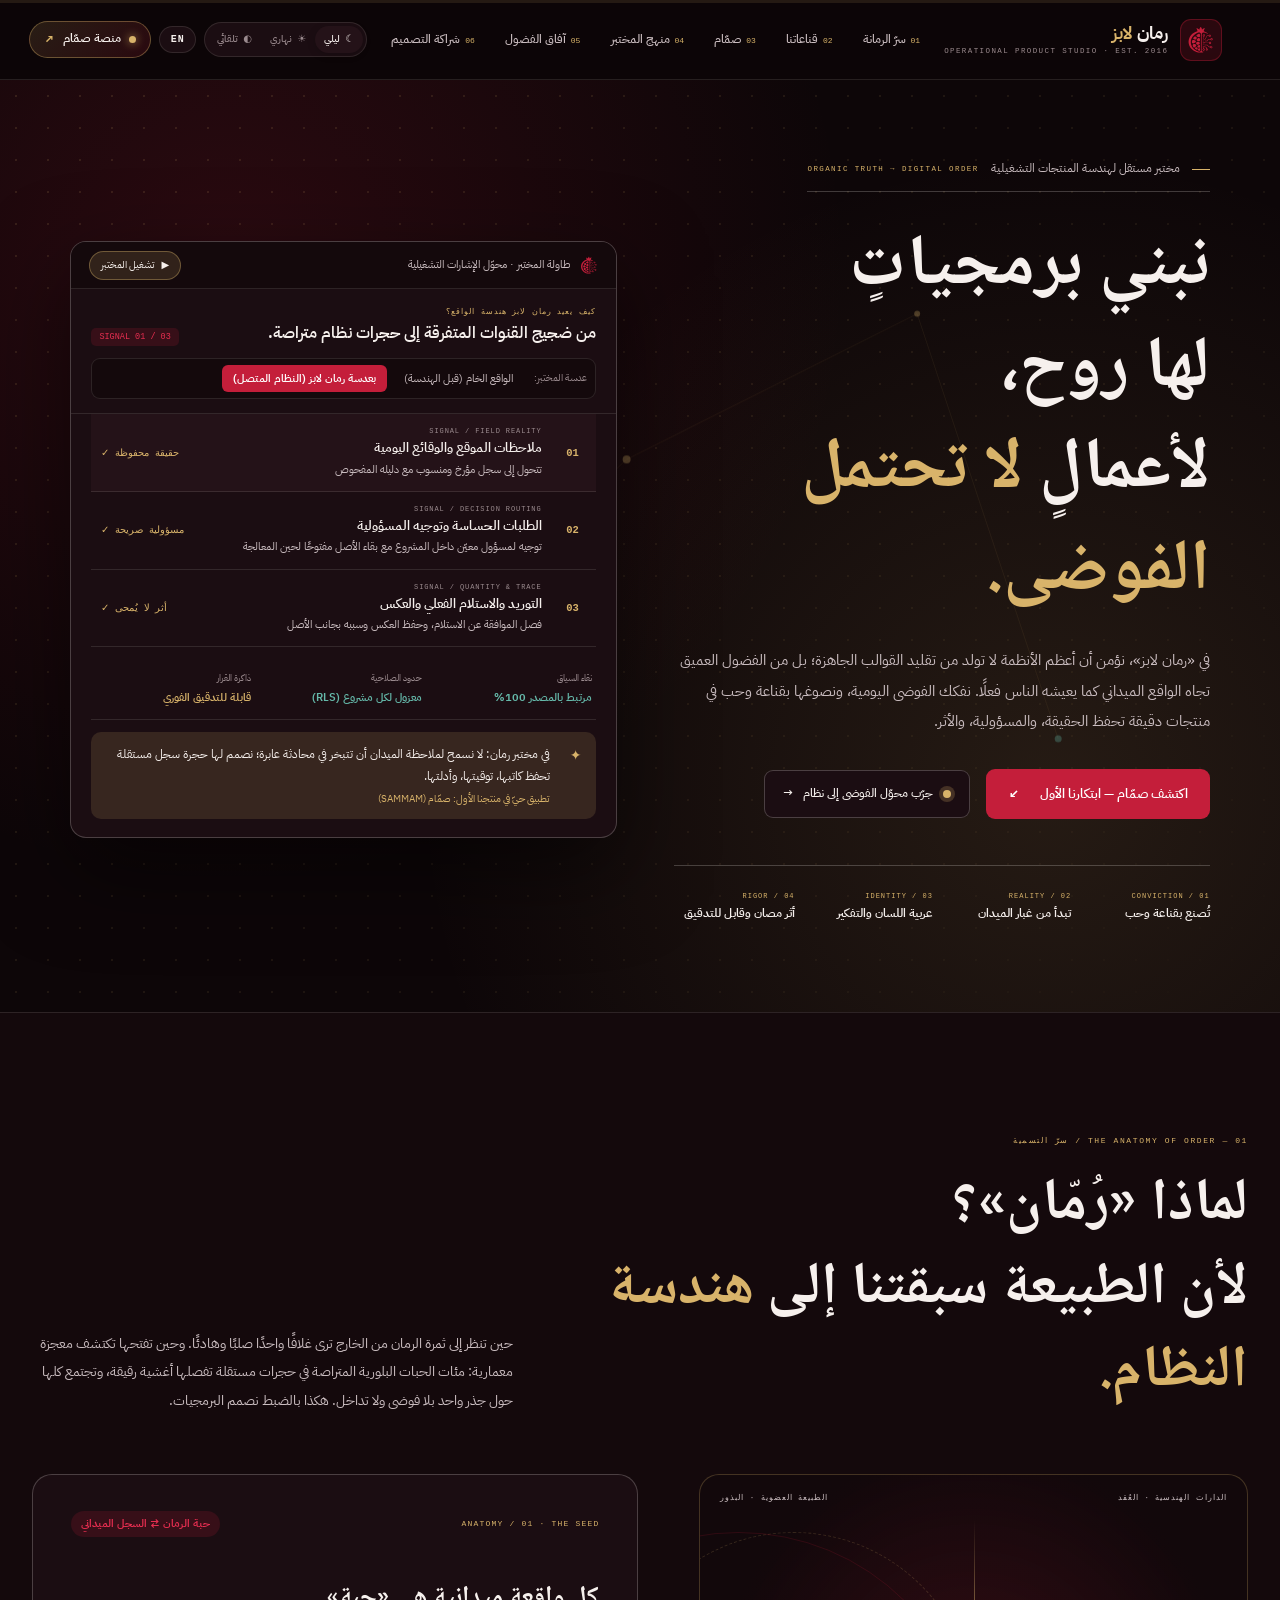
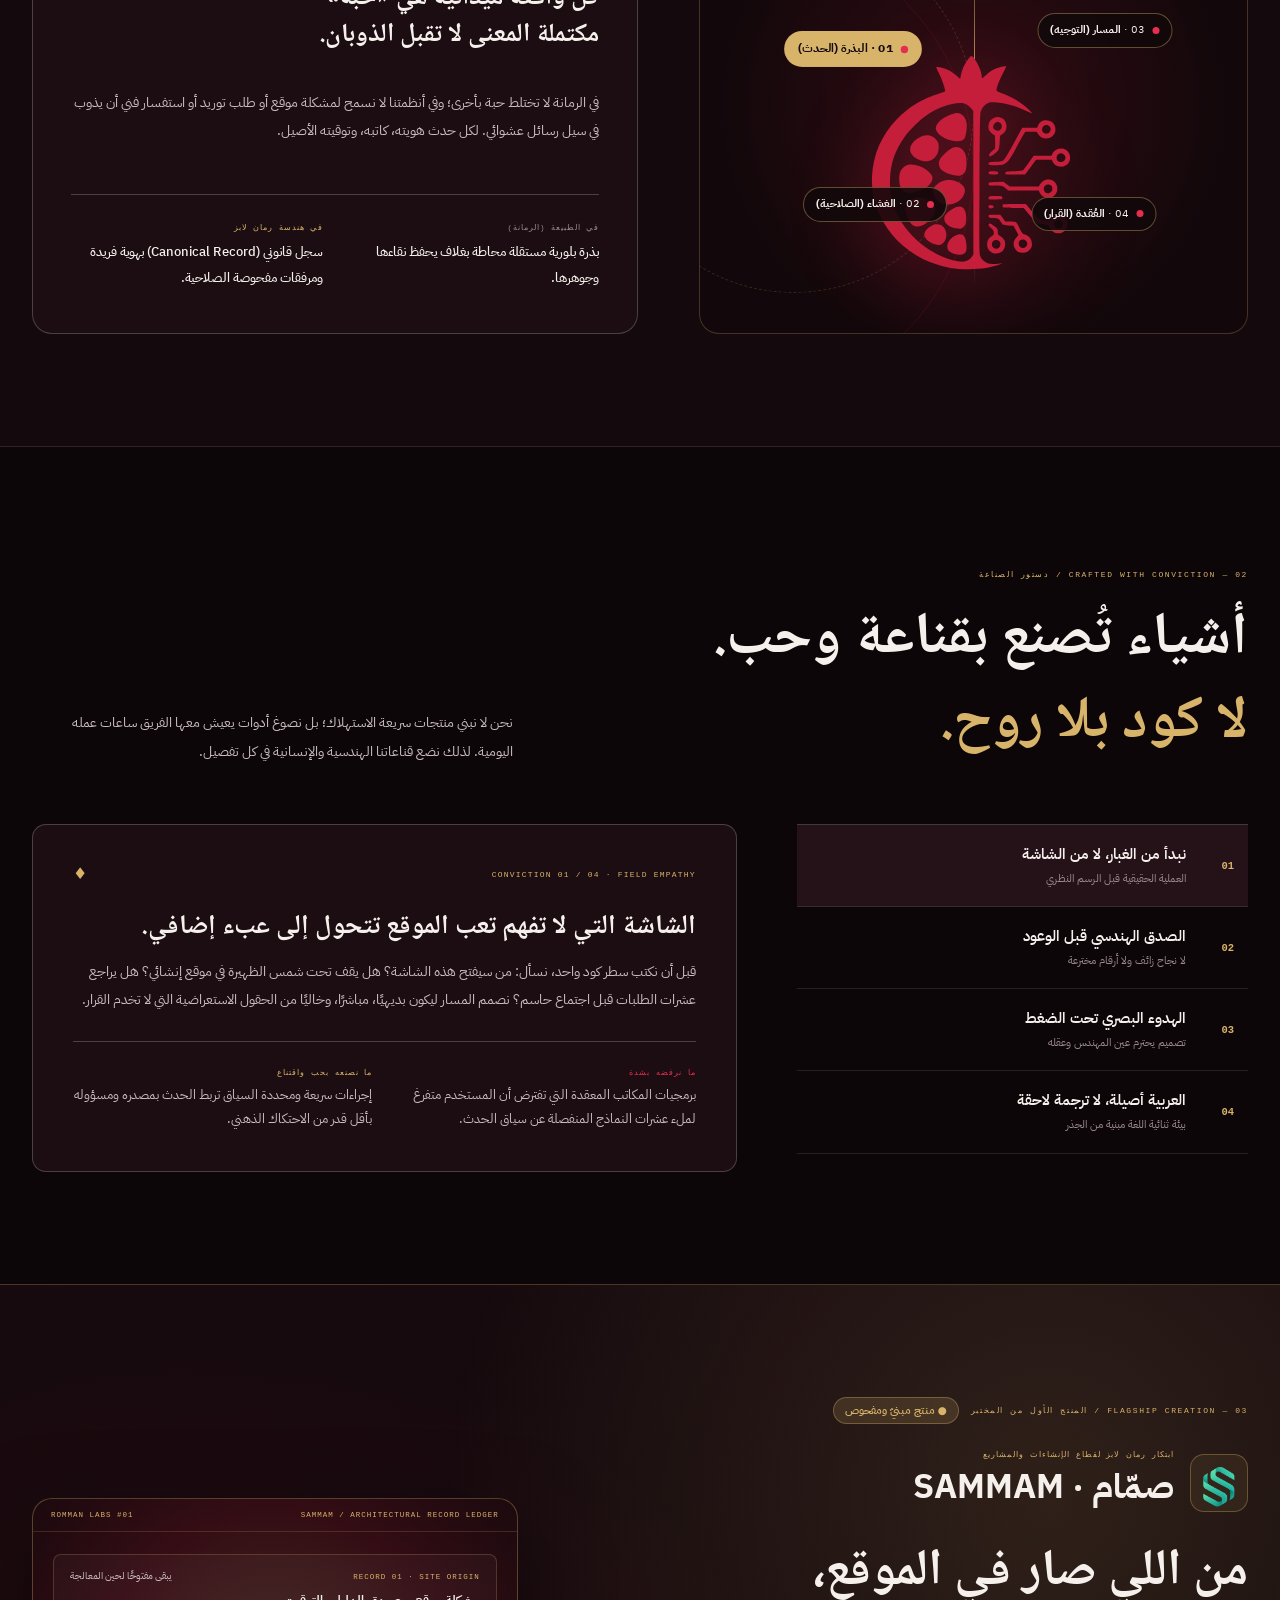
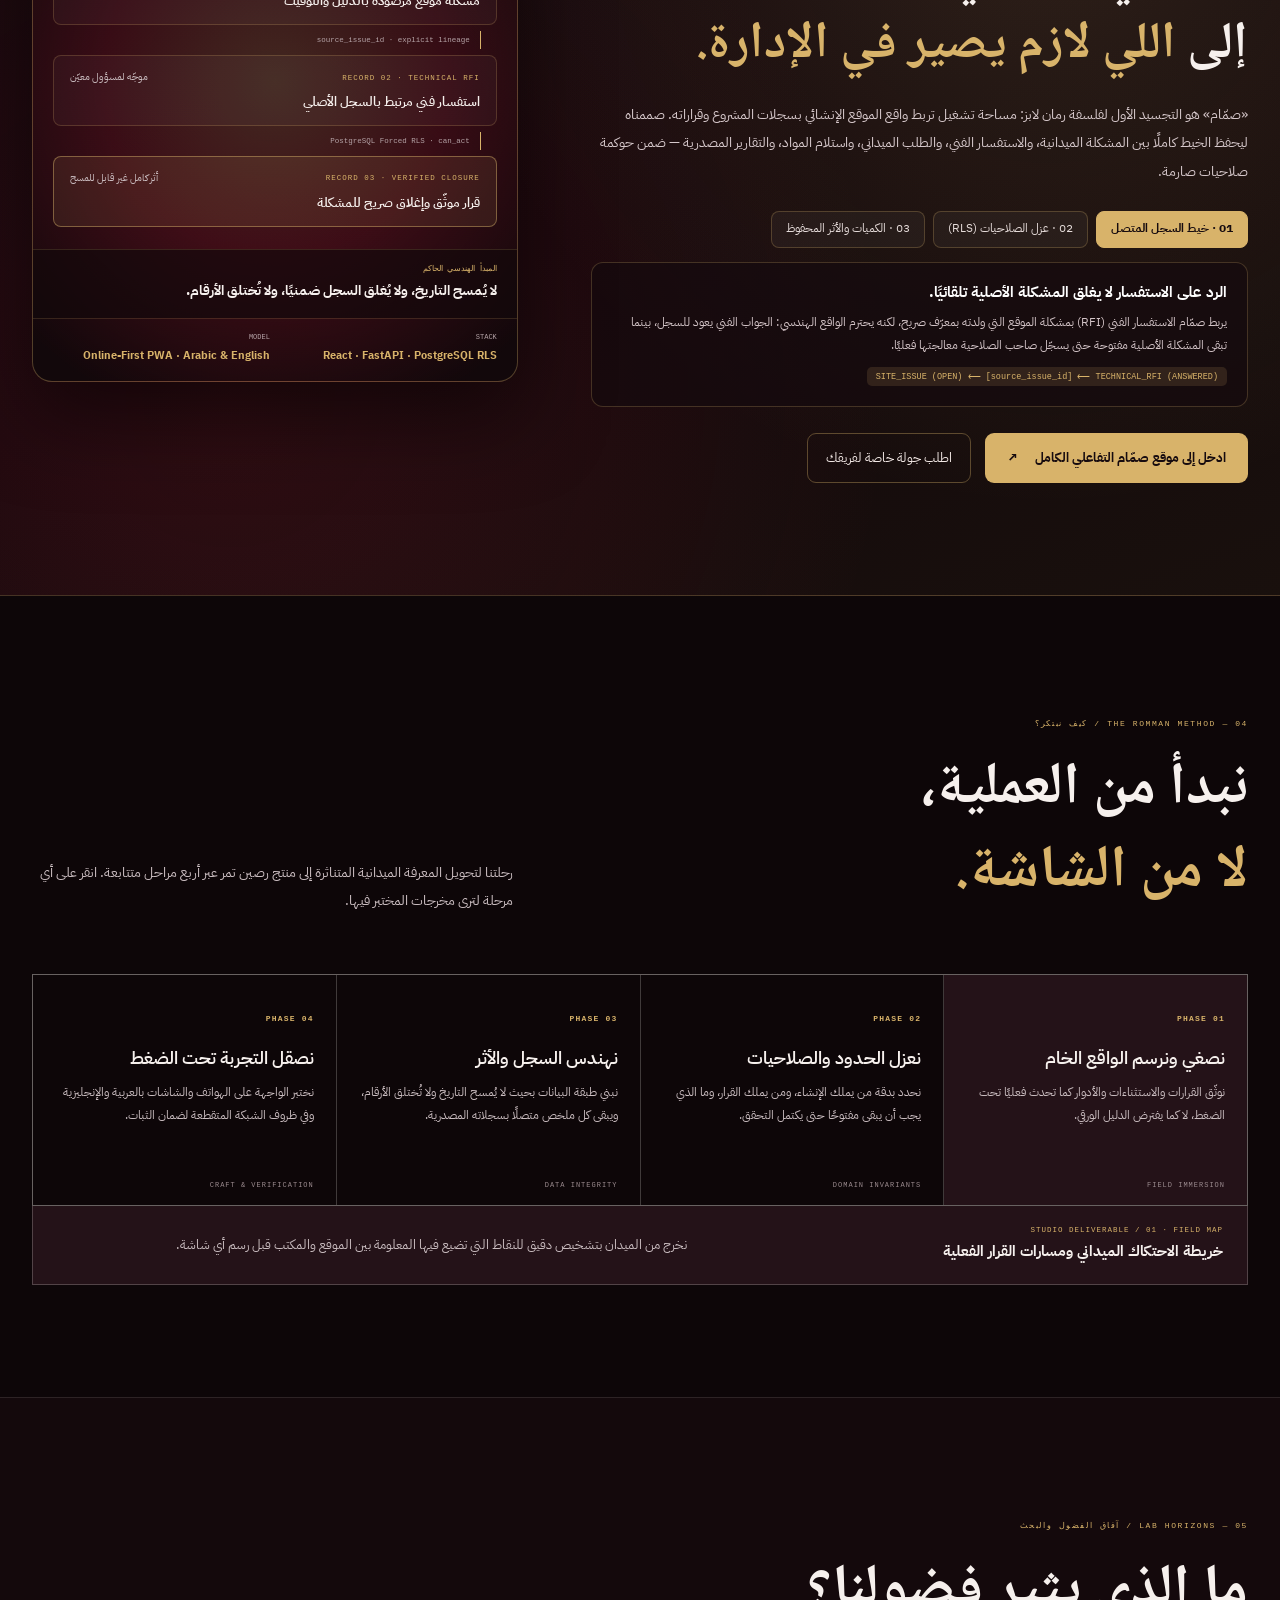
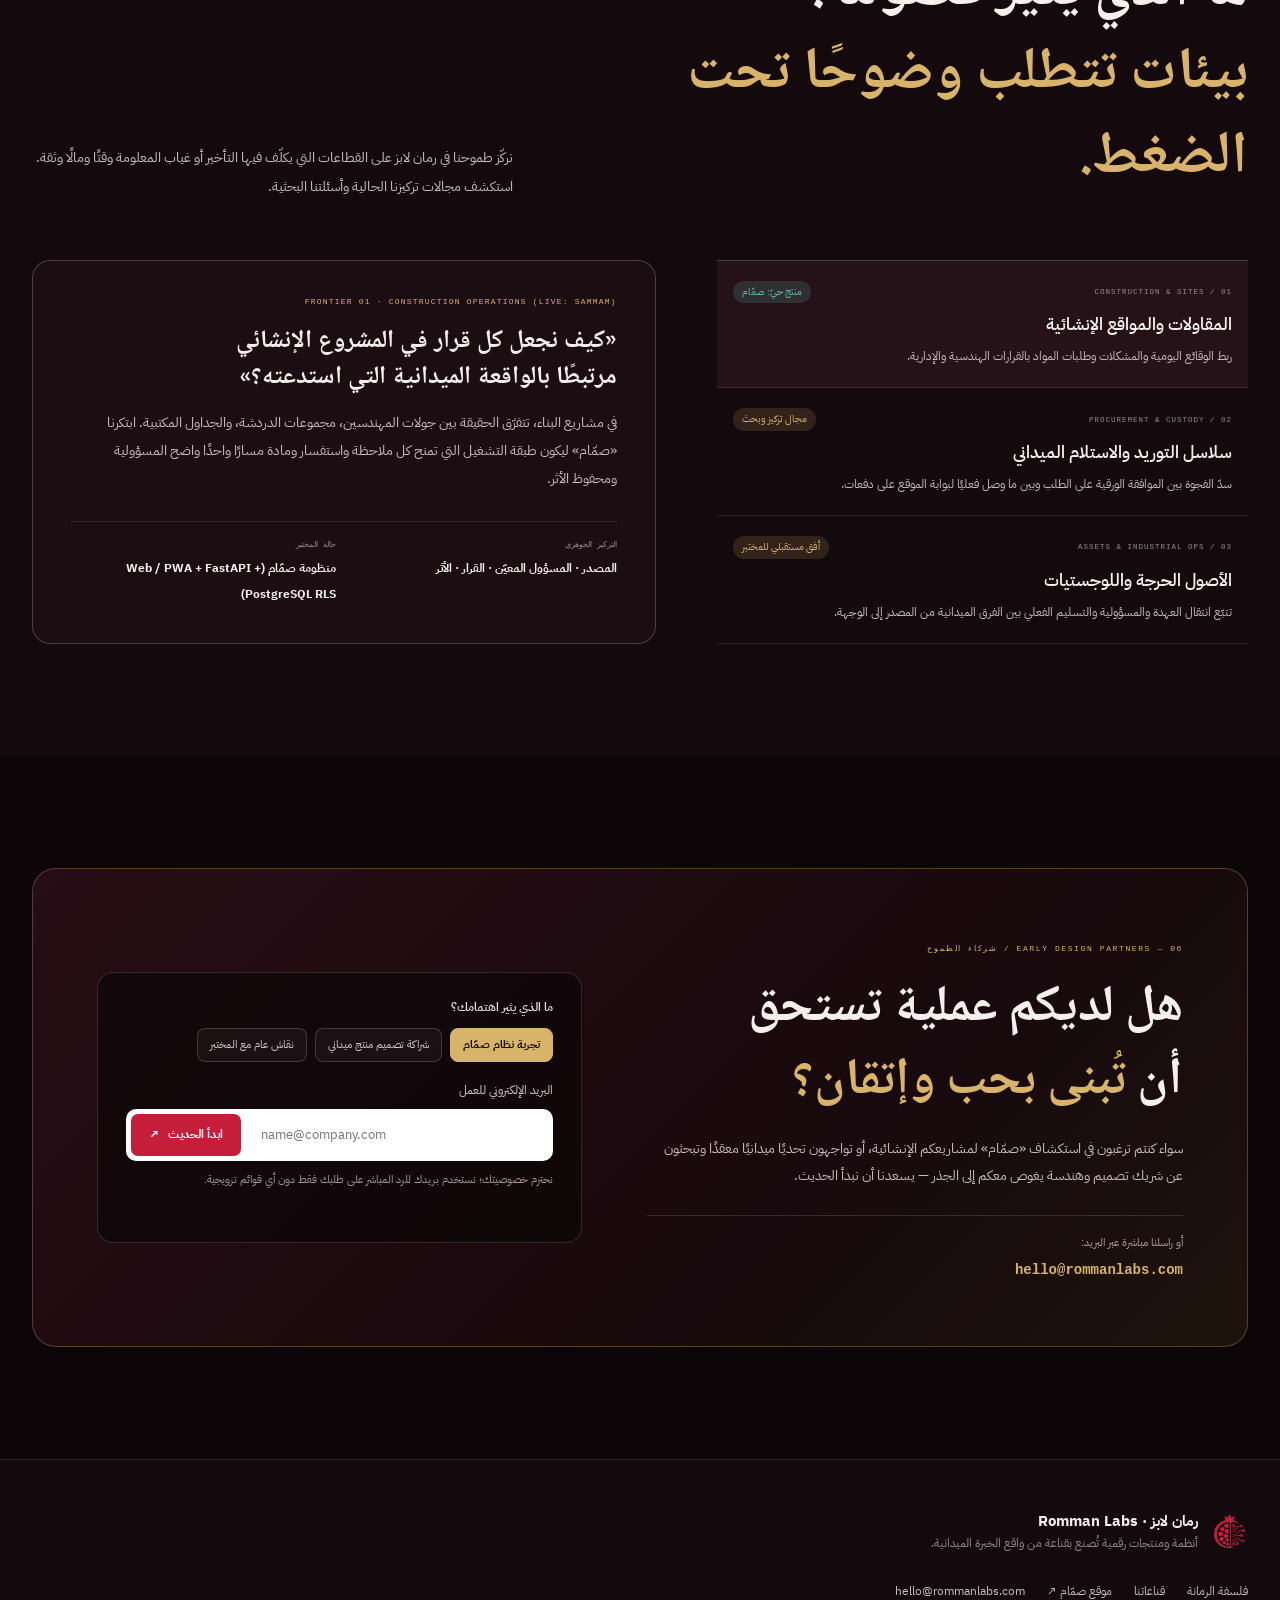
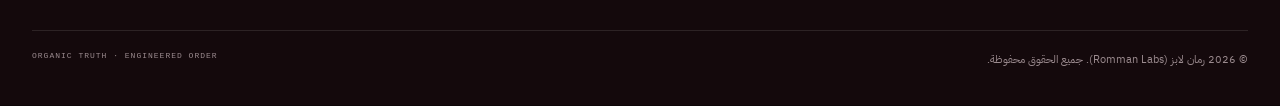
<file: index.html>
<!doctype html>
<html lang="ar" dir="rtl" data-theme="dark" data-theme-pref="dark">
  <head>
    <meta charset="UTF-8" />
    <meta name="viewport" content="width=device-width, initial-scale=1.0" />
    <title>رمان لابز — مختبر ابتكار الأنظمة والمنتجات التشغيلية | Romman Labs</title>
    <meta
      name="description"
      content="رمان لابز (Romman Labs) مختبر منتجات مستقل يحوّل تعقيدات العمل الميداني والصناعي إلى منتجات رقمية عميقة، واضحة، ومصنوعة بقناعة وحب — ومنها نظام صمّام."
    />
    <meta property="og:type" content="website" />
    <meta property="og:title" content="رمان لابز — نبني برمجيات لها روح، لأعمال لا تحتمل الفوضى" />
    <meta
      property="og:description"
      content="مختبر هندسة المنتجات التشغيلية للميدان والصناعة. المبتكر لنظام صمّام (SAMMAM)."
    />
    <meta name="theme-color" content="#0e0709" />
    <link rel="icon" href="./logo.svg" />
    <link
      rel="preload"
      href="./assets/IBMPlexSansArabic-Regular.ttf"
      as="font"
      type="font/ttf"
      crossorigin
    />
    <link
      rel="preload"
      href="./assets/NotoNaskhArabic-Bold.ttf"
      as="font"
      type="font/ttf"
      crossorigin
    />
    <link rel="stylesheet" href="./styles.css" />
    <script src="./script.js" defer></script>
  </head>
  <body>
    <a class="skip-link" href="#main" data-ar="انتقل إلى المحتوى" data-en="Skip to content">انتقل إلى المحتوى</a>

    <div class="scroll-progress" aria-hidden="true">
      <span class="scroll-progress-bar" id="scroll-progress-bar"></span>
    </div>

    <header class="site-header">
      <a href="#top" class="brand" aria-label="رمان لابز — الرئيسية">
        <span class="brand-mark"><img src="./logo.svg" alt="" /></span>
        <span class="brand-text">
          <strong>
            <span data-ar="رمان" data-en="Romman">رمان</span>
            <em data-ar="لابز" data-en="Labs">لابز</em>
          </strong>
          <small>OPERATIONAL PRODUCT STUDIO · EST. 2016</small>
        </span>
      </a>

      <nav class="desktop-nav" aria-label="التنقل الرئيسي">
        <a href="#philosophy" data-nav="philosophy"><small>01</small><span data-ar="سرّ الرمانة" data-en="Why Romman">سرّ الرمانة</span></a>
        <a href="#convictions" data-nav="convictions"><small>02</small><span data-ar="قناعاتنا" data-en="Convictions">قناعاتنا</span></a>
        <a href="#samaam" data-nav="samaam"><small>03</small><span data-ar="صمّام" data-en="SAMMAM">صمّام</span></a>
        <a href="#approach" data-nav="approach"><small>04</small><span data-ar="منهج المختبر" data-en="Method">منهج المختبر</span></a>
        <a href="#sectors" data-nav="sectors"><small>05</small><span data-ar="آفاق الفضول" data-en="Horizons">آفاق الفضول</span></a>
        <a href="#contact" data-nav="contact"><small>06</small><span data-ar="شراكة التصميم" data-en="Partner">شراكة التصميم</span></a>
      </nav>

      <div class="header-actions">
        <div class="theme-switcher" role="group" aria-label="المظهر">
          <button
            type="button"
            class="theme-btn active"
            data-theme-value="dark"
            aria-pressed="true"
            title="ليلي / Dark"
          >
            <span class="theme-icon">☾</span>
            <span data-ar="ليلي" data-en="Dark">ليلي</span>
          </button>
          <button
            type="button"
            class="theme-btn"
            data-theme-value="light"
            aria-pressed="false"
            title="نهاري / Light"
          >
            <span class="theme-icon">☀</span>
            <span data-ar="نهاري" data-en="Light">نهاري</span>
          </button>
          <button
            type="button"
            class="theme-btn"
            data-theme-value="system"
            aria-pressed="false"
            title="تلقائي / System"
          >
            <span class="theme-icon">◐</span>
            <span data-ar="تلقائي" data-en="Auto">تلقائي</span>
          </button>
        </div>

        <button class="language-switch" id="lang-toggle" type="button" aria-label="Switch language">
          <span id="lang-text">EN</span>
        </button>

        <a class="header-cta" href="./sammam/index.html">
          <span class="header-cta-dot" aria-hidden="true"></span>
          <span data-ar="منصة صمّام" data-en="SAMMAM">منصة صمّام</span>
          <b aria-hidden="true">↗</b>
        </a>

        <button class="menu-toggle" id="menu-toggle" type="button" aria-label="فتح القائمة" aria-expanded="false">
          <i></i><i></i>
        </button>
      </div>

      <nav class="mobile-nav" id="mobile-nav" aria-label="قائمة الجوال">
        <a href="#philosophy" data-ar="01 · سرّ الرمانة وفلسفة النظام" data-en="01 · Why Romman & Natural Order">01 · سرّ الرمانة وفلسفة النظام</a>
        <a href="#convictions" data-ar="02 · أشياء تُصنع بقناعة وحب" data-en="02 · Crafted with Conviction">02 · أشياء تُصنع بقناعة وحب</a>
        <a href="#samaam" data-ar="03 · المنتج الأول: صمّام (SAMMAM)" data-en="03 · Flagship Product: SAMMAM">03 · المنتج الأول: صمّام (SAMMAM)</a>
        <a href="#approach" data-ar="04 · منهج المختبر" data-en="04 · The Romman Method">04 · منهج المختبر</a>
        <a href="#sectors" data-ar="05 · آفاق الفضول والبحث" data-en="05 · Lab Horizons & Research">05 · آفاق الفضول والبحث</a>
        <a href="#contact" data-ar="06 · شركاء التصميم المبكر" data-en="06 · Early Design Partners">06 · شركاء التصميم المبكر</a>
        <a href="./sammam/index.html" class="mobile-nav-highlight" data-ar="انتقل إلى موقع صمّام الكامل ↗" data-en="Open full SAMMAM website ↗">انتقل إلى موقع صمّام الكامل ↗</a>
      </nav>
    </header>

    <main id="main">
      <!-- ==================== 01 HERO ==================== -->
      <section class="hero" id="top">
        <canvas class="romman-canvas" id="romman-canvas" aria-hidden="true"></canvas>
        <div class="hero-ambient" aria-hidden="true">
          <span class="ruby-glow glow-one"></span>
          <span class="gold-glow glow-two"></span>
        </div>

        <div class="hero-inner">
          <div class="hero-copy">
            <div class="eyebrow">
              <span class="eyebrow-spark"></span>
              <span data-ar="مختبر مستقل لهندسة المنتجات التشغيلية" data-en="Independent operational product studio">مختبر مستقل لهندسة المنتجات التشغيلية</span>
              <small>ORGANIC TRUTH → DIGITAL ORDER</small>
            </div>

            <h1
              data-ar="نبني برمجياتٍ لها روح،<br>لأعمالٍ <em>لا تحتمل الفوضى.</em>"
              data-en="We craft software with soul,<br>for work that <em>cannot afford chaos.</em>"
            >
              نبني برمجياتٍ لها روح،<br />لأعمالٍ <em>لا تحتمل الفوضى.</em>
            </h1>

            <p
              class="hero-lead"
              data-ar="في «رمان لابز»، نؤمن أن أعظم الأنظمة لا تولد من تقليد القوالب الجاهزة؛ بل من الفضول العميق تجاه الواقع الميداني كما يعيشه الناس فعلًا. نفكك الفوضى اليومية، ونصوغها بقناعة وحب في منتجات دقيقة تحفظ الحقيقة، والمسؤولية، والأثر."
              data-en="At Romman Labs, we believe great operational software isn’t born from copying templates—it comes from deep curiosity about how work actually happens in the field. We turn daily complexity into calm, auditable products crafted with conviction."
            >
              في «رمان لابز»، نؤمن أن أعظم الأنظمة لا تولد من تقليد القوالب الجاهزة؛ بل من الفضول العميق تجاه الواقع الميداني كما يعيشه الناس فعلًا. نفكك الفوضى اليومية، ونصوغها بقناعة وحب في منتجات دقيقة تحفظ الحقيقة، والمسؤولية، والأثر.
            </p>

            <div class="hero-actions">
              <a class="btn-primary" href="#samaam">
                <span data-ar="اكتشف صمّام — ابتكارنا الأول" data-en="Discover SAMMAM — Our Flagship">اكتشف صمّام — ابتكارنا الأول</span>
                <b aria-hidden="true">↙</b>
              </a>
              <button class="btn-secondary" type="button" id="hero-synth-trigger">
                <span class="spark-dot" aria-hidden="true"></span>
                <span data-ar="جرّب محوّل الفوضى إلى نظام" data-en="Run Chaos-to-Order Synthesizer">جرّب محوّل الفوضى إلى نظام</span>
                <span aria-hidden="true">→</span>
              </button>
            </div>

            <div class="studio-pillars" role="list" aria-label="ركائز رمان لابز">
              <div class="studio-pillar" role="listitem">
                <small>01 / CONVICTION</small>
                <strong data-ar="تُصنع بقناعة وحب" data-en="Crafted with conviction">تُصنع بقناعة وحب</strong>
              </div>
              <div class="studio-pillar" role="listitem">
                <small>02 / REALITY</small>
                <strong data-ar="تبدأ من غبار الميدان" data-en="Born in field reality">تبدأ من غبار الميدان</strong>
              </div>
              <div class="studio-pillar" role="listitem">
                <small>03 / IDENTITY</small>
                <strong data-ar="عربية اللسان والتفكير" data-en="Arabic-native design">عربية اللسان والتفكير</strong>
              </div>
              <div class="studio-pillar" role="listitem">
                <small>04 / RIGOR</small>
                <strong data-ar="أثر مصان وقابل للتدقيق" data-en="Auditable to the root">أثر مصان وقابل للتدقيق</strong>
              </div>
            </div>
          </div>

          <!-- Interactive Chaos-to-Order Lab Synthesizer -->
          <div class="lab-synthesizer" role="group" aria-label="محاكي مختبر رمان لابز لتحويل الفوضى إلى نظام">
            <div class="synth-topbar">
              <div class="synth-brand">
                <img src="./logo.svg" alt="" />
                <span data-ar="طاولة المختبر · محوّل الإشارات التشغيلية" data-en="LAB BENCH · OPERATIONAL SIGNAL SYNTHESIZER">طاولة المختبر · محوّل الإشارات التشغيلية</span>
              </div>
              <div class="synth-controls">
                <button type="button" class="synth-auto-btn" id="synth-autoplay" aria-pressed="false">
                  <span id="synth-auto-icon">▶</span>
                  <span id="synth-auto-label" data-ar="تشغيل المختبر" data-en="Auto-synthesize">تشغيل المختبر</span>
                </button>
              </div>
            </div>

            <div class="synth-header">
              <div>
                <small data-ar="كيف يعيد رمان لابز هندسة الواقع؟" data-en="HOW ROMMAN LABS RE-ENGINEERS REALITY">كيف يعيد رمان لابز هندسة الواقع؟</small>
                <strong id="synth-headline" data-ar="من ضجيج القنوات المتفرقة إلى حجرات نظام متراصة." data-en="From scattered channel noise to crystalline chambers of order.">من ضجيج القنوات المتفرقة إلى حجرات نظام متراصة.</strong>
              </div>
              <span class="synth-code" id="synth-stage-code">SIGNAL 01 / 03</span>
            </div>

            <!-- Mode Toggle: Raw Chaos vs Romman Order -->
            <div class="synth-mode-bar" role="tablist" aria-label="حالة المعالجة">
              <span class="mode-caption" data-ar="عدسة المختبر:" data-en="Lab Lens:">عدسة المختبر:</span>
              <button type="button" class="mode-btn" data-mode="chaos" aria-selected="false">
                <span data-ar="الواقع الخام (قبل الهندسة)" data-en="Raw Unstructured Chaos">الواقع الخام (قبل الهندسة)</span>
              </button>
              <button type="button" class="mode-btn active" data-mode="order" aria-selected="true">
                <span data-ar="بعدسة رمان لابز (النظام المتصل)" data-en="Romman Engineered Order">بعدسة رمان لابز (النظام المتصل)</span>
              </button>
            </div>

            <!-- 3 Interactive Operational Signals -->
            <div class="signal-list">
              <button type="button" class="signal-node active" data-signal="noise" aria-pressed="true">
                <span class="sig-num">01</span>
                <span class="sig-body">
                  <small>SIGNAL / FIELD REALITY</small>
                  <b data-ar="ملاحظات الموقع والوقائع اليومية" data-en="Site Observations & Daily Reality">ملاحظات الموقع والوقائع اليومية</b>
                  <em id="sig-sub-noise" data-ar="تتحول إلى سجل مؤرخ ومنسوب مع دليله المفحوص" data-en="Transformed into a dated, attributed record with governed evidence">تتحول إلى سجل مؤرخ ومنسوب مع دليله المفحوص</em>
                </span>
                <span class="sig-tag" id="sig-tag-noise">حقيقة محفوظة</span>
              </button>

              <button type="button" class="signal-node" data-signal="ownership" aria-pressed="false">
                <span class="sig-num">02</span>
                <span class="sig-body">
                  <small>SIGNAL / DECISION ROUTING</small>
                  <b data-ar="الطلبات الحساسة وتوجيه المسؤولية" data-en="Sensitive Requests & Ownership Routing">الطلبات الحساسة وتوجيه المسؤولية</b>
                  <em id="sig-sub-ownership" data-ar="توجيه لمسؤول معيّن داخل المشروع مع بقاء الأصل مفتوحًا لحين المعالجة" data-en="Routed to an assigned owner while source stays open until resolved">توجيه لمسؤول معيّن داخل المشروع مع بقاء الأصل مفتوحًا لحين المعالجة</em>
                </span>
                <span class="sig-tag" id="sig-tag-ownership">مسؤولية صريحة</span>
              </button>

              <button type="button" class="signal-node" data-signal="custody" aria-pressed="false">
                <span class="sig-num">03</span>
                <span class="sig-body">
                  <small>SIGNAL / QUANTITY & TRACE</small>
                  <b data-ar="التوريد والاستلام الفعلي والعكس" data-en="Deliveries, Receipts & Reversals">التوريد والاستلام الفعلي والعكس</b>
                  <em id="sig-sub-custody" data-ar="فصل الموافقة عن الاستلام، وحفظ العكس وسببه بجانب الأصل" data-en="Approval separated from receipt; reversal & reason stay beside original">فصل الموافقة عن الاستلام، وحفظ العكس وسببه بجانب الأصل</em>
                </span>
                <span class="sig-tag" id="sig-tag-custody">أثر لا يُمحى</span>
              </button>
            </div>

            <!-- Live Synthesis Output -->
            <div class="synth-telemetry" aria-live="polite">
              <div class="synth-metric">
                <small data-ar="نقاء السياق" data-en="CONTEXT PURITY">نقاء السياق</small>
                <strong id="metric-context" class="m-pill is-good">مرتبط بالمصدر 100%</strong>
              </div>
              <div class="synth-metric">
                <small data-ar="حدود الصلاحية" data-en="SCOPE BOUNDARY">حدود الصلاحية</small>
                <strong id="metric-scope" class="m-pill is-good">معزول لكل مشروع (RLS)</strong>
              </div>
              <div class="synth-metric">
                <small data-ar="ذاكرة القرار" data-en="DECISION MEMORY">ذاكرة القرار</small>
                <strong id="metric-memory" class="m-pill is-gold">قابلة للتدقيق الفوري</strong>
              </div>
            </div>

            <div class="synth-insight" aria-live="polite">
              <span class="synth-mark">✦</span>
              <div>
                <p id="synth-explanation">
                  في مختبر رمان، لا نسمح لملاحظة الميدان أن تتبخر في محادثة عابرة؛ نصمم لها حجرة سجل مستقلة تحفظ كاتبها، توقيتها، وأدلتها.
                </p>
                <small id="synth-product-ref">تطبيق حيّ في منتجنا الأول: صمّام (SAMMAM)</small>
              </div>
            </div>
          </div>
        </div>
      </section>

      <!-- ==================== 02 PHILOSOPHY: WHY "ROMMAN"? ==================== -->
      <section class="philosophy section-space" id="philosophy">
        <div class="container">
          <div class="section-head">
            <div>
              <span class="section-id">01 — THE ANATOMY OF ORDER / سرّ التسمية</span>
              <h2
                data-ar="لماذا «رُمّان»؟<br>لأن الطبيعة سبقتنا إلى <em>هندسة النظام.</em>"
                data-en="Why “Romman”?<br>Because nature engineered <em>order under pressure.</em>"
              >
                لماذا «رُمّان»؟<br />لأن الطبيعة سبقتنا إلى <em>هندسة النظام.</em>
              </h2>
            </div>
            <p
              data-ar="حين تنظر إلى ثمرة الرمان من الخارج ترى غلافًا واحدًا صلبًا وهادئًا. وحين تفتحها تكتشف معجزة معمارية: مئات الحبات البلورية المتراصة في حجرات مستقلة تفصلها أغشية رقيقة، وتجتمع كلها حول جذر واحد بلا فوضى ولا تداخل. هكذا بالضبط نصمم البرمجيات."
              data-en="From the outside, a pomegranate is a single resilient shell. Inside lies an architectural marvel: hundreds of crystalline seeds arranged in distinct chambers separated by delicate membranes, all nourished by one root. That is how we engineer software."
            >
              حين تنظر إلى ثمرة الرمان من الخارج ترى غلافًا واحدًا صلبًا وهادئًا. وحين تفتحها تكتشف معجزة معمارية: مئات الحبات البلورية المتراصة في حجرات مستقلة تفصلها أغشية رقيقة، وتجتمع كلها حول جذر واحد بلا فوضى ولا تداخل. هكذا بالضبط نصمم البرمجيات.
            </p>
          </div>

          <div class="anatomy-stage">
            <!-- Interactive Emblem Visualizer -->
            <div class="emblem-chamber" id="emblem-chamber">
              <div class="chamber-rings" aria-hidden="true">
                <span class="c-ring ring-1"></span>
                <span class="c-ring ring-2"></span>
              </div>
              <div class="chamber-split-line" aria-hidden="true">
                <span class="split-label-right" data-ar="الطبيعة العضوية · البذور" data-en="ORGANIC SEEDS">الطبيعة العضوية · البذور</span>
                <span class="split-label-left" data-ar="الدارات الهندسية · العُقد" data-en="DIGITAL CIRCUITS">الدارات الهندسية · العُقد</span>
              </div>

              <div class="emblem-core">
                <img src="./logo.svg" alt="شعار رمان لابز: نصف رمانة عضوية ونصف دارات إلكترونية" />
              </div>

              <!-- 4 Interactive Anatomy Pins -->
              <button
                type="button"
                class="anatomy-pin active"
                data-anatomy="arils"
                style="--px: 28%; --py: 38%"
                aria-pressed="true"
              >
                <span class="pin-dot"></span>
                <span>01 · <b data-ar="البذرة (الحدث)" data-en="The Seed (Event)">البذرة (الحدث)</b></span>
              </button>

              <button
                type="button"
                class="anatomy-pin"
                data-anatomy="membrane"
                style="--px: 32%; --py: 72%"
                aria-pressed="false"
              >
                <span class="pin-dot"></span>
                <span>02 · <b data-ar="الغشاء (الصلاحية)" data-en="The Membrane (Scope)">الغشاء (الصلاحية)</b></span>
              </button>

              <button
                type="button"
                class="anatomy-pin"
                data-anatomy="circuit"
                style="--px: 74%; --py: 34%"
                aria-pressed="false"
              >
                <span class="pin-dot"></span>
                <span>03 · <b data-ar="المسار (التوجيه)" data-en="The Trace (Routing)">المسار (التوجيه)</b></span>
              </button>

              <button
                type="button"
                class="anatomy-pin"
                data-anatomy="crown"
                style="--px: 72%; --py: 74%"
                aria-pressed="false"
              >
                <span class="pin-dot"></span>
                <span>04 · <b data-ar="العُقدة (القرار)" data-en="The Node (Decision)">العُقدة (القرار)</b></span>
              </button>
            </div>

            <!-- Anatomy Explanation Inspector -->
            <div class="anatomy-inspector" aria-live="polite">
              <div class="inspector-top">
                <span class="inspector-code" id="anatomy-code">ANATOMY / 01 · THE SEED</span>
                <span class="inspector-dual" id="anatomy-dual">حبة الرمان ⇄ السجل الميداني</span>
              </div>

              <h3 id="anatomy-title">كل واقعة ميدانية هي «حبة» مكتملة المعنى لا تقبل الذوبان.</h3>
              <p id="anatomy-desc">
                في الرمانة لا تختلط حبة بأخرى؛ وفي أنظمتنا لا نسمح لمشكلة موقع أو طلب توريد أو استفسار فني أن يذوب في سيل رسائل عشوائي. لكل حدث هويته، كاتبه، وتوقيته الأصيل.
              </p>

              <div class="anatomy-comparison">
                <div class="comp-box">
                  <small data-ar="في الطبيعة (الرمانة)" data-en="IN NATURE (POMEGRANATE)">في الطبيعة (الرمانة)</small>
                  <strong id="anatomy-nature">بذرة بلورية مستقلة محاطة بغلاف يحفظ نقاءها.</strong>
                </div>
                <div class="comp-box is-engineered">
                  <small data-ar="في هندسة رمان لابز" data-en="IN ROMMAN LABS ARCHITECTURE">في هندسة رمان لابز</small>
                  <strong id="anatomy-tech">سجل قانوني (Canonical Record) بهوية فريدة ومرفقات مفحوصة الصلاحية.</strong>
                </div>
              </div>
            </div>
          </div>
        </div>
      </section>

      <!-- ==================== 03 CRAFTED WITH CONVICTION & LOVE ==================== -->
      <section class="convictions section-space" id="convictions">
        <div class="container">
          <div class="section-head">
            <div>
              <span class="section-id">02 — CRAFTED WITH CONVICTION / دستور الصناعة</span>
              <h2
                data-ar="أشياء تُصنع بقناعة وحب.<br><em>لا كود بلا روح.</em>"
                data-en="Crafted with conviction and love.<br><em>Never soulless code.</em>"
              >
                أشياء تُصنع بقناعة وحب.<br /><em>لا كود بلا روح.</em>
              </h2>
            </div>
            <p
              data-ar="نحن لا نبني منتجات سريعة الاستهلاك؛ بل نصوغ أدوات يعيش معها الفريق ساعات عمله اليومية. لذلك نضع قناعاتنا الهندسية والإنسانية في كل تفصيل."
              data-en="We don’t build disposable software. We craft instruments teams live with every working day—embedding our human and engineering convictions into every detail."
            >
              نحن لا نبني منتجات سريعة الاستهلاك؛ بل نصوغ أدوات يعيش معها الفريق ساعات عمله اليومية. لذلك نضع قناعاتنا الهندسية والإنسانية في كل تفصيل.
            </p>
          </div>

          <div class="conviction-deck">
            <div class="conviction-tabs" role="tablist" aria-label="قناعات رمان لابز">
              <button type="button" class="conv-tab active" role="tab" aria-selected="true" data-conviction="dust">
                <span>01</span>
                <div>
                  <strong data-ar="نبدأ من الغبار، لا من الشاشة" data-en="Start in the dust, not the screen">نبدأ من الغبار، لا من الشاشة</strong>
                  <small data-ar="العملية الحقيقية قبل الرسم النظري" data-en="Field reality before abstract mockups">العملية الحقيقية قبل الرسم النظري</small>
                </div>
              </button>

              <button type="button" class="conv-tab" role="tab" aria-selected="false" data-conviction="honesty">
                <span>02</span>
                <div>
                  <strong data-ar="الصدق الهندسي قبل الوعود" data-en="Engineering honesty over hype">الصدق الهندسي قبل الوعود</strong>
                  <small data-ar="لا نجاح زائف ولا أرقام مخترعة" data-en="No fake success or invented metrics">لا نجاح زائف ولا أرقام مخترعة</small>
                </div>
              </button>

              <button type="button" class="conv-tab" role="tab" aria-selected="false" data-conviction="calm">
                <span>03</span>
                <div>
                  <strong data-ar="الهدوء البصري تحت الضغط" data-en="Visual calm under pressure">الهدوء البصري تحت الضغط</strong>
                  <small data-ar="تصميم يحترم عين المهندس وعقله" data-en="Design that respects tired eyes and busy minds">تصميم يحترم عين المهندس وعقله</small>
                </div>
              </button>

              <button type="button" class="conv-tab" role="tab" aria-selected="false" data-conviction="arabic">
                <span>04</span>
                <div>
                  <strong data-ar="العربية أصيلة، لا ترجمة لاحقة" data-en="Arabic-first by conviction">العربية أصيلة، لا ترجمة لاحقة</strong>
                  <small data-ar="بيئة ثنائية اللغة مبنية من الجذر" data-en="Bilingual excellence built from the ground up">بيئة ثنائية اللغة مبنية من الجذر</small>
                </div>
              </button>
            </div>

            <article class="conviction-stage" id="conviction-stage" role="tabpanel" aria-live="polite">
              <div class="conv-stage-top">
                <span id="conv-badge">CONVICTION 01 / 04 · FIELD EMPATHY</span>
                <span class="conv-heart" aria-hidden="true">♦</span>
              </div>

              <h3 id="conv-title">الشاشة التي لا تفهم تعب الموقع تتحول إلى عبء إضافي.</h3>
              <p id="conv-body">
                قبل أن نكتب سطر كود واحد، نسأل: من سيفتح هذه الشاشة؟ هل يقف تحت شمس الظهيرة في موقع إنشائي؟ هل يراجع عشرات الطلبات قبل اجتماع حاسم؟ نصمم المسار ليكون بديهيًا، مباشرًا، وخاليًا من الحقول الاستعراضية التي لا تخدم القرار.
              </p>

              <div class="conv-contrast">
                <div class="contrast-card is-refuse">
                  <small data-ar="ما نرفضه بشدة" data-en="WHAT WE REFUSE">ما نرفضه بشدة</small>
                  <p id="conv-refuse">برمجيات المكاتب المعقدة التي تفترض أن المستخدم متفرغ لملء عشرات النماذج المنفصلة عن سياق الحدث.</p>
                </div>
                <div class="contrast-card is-embrace">
                  <small data-ar="ما نصنعه بحب واقتناع" data-en="WHAT WE CRAFT WITH LOVE">ما نصنعه بحب واقتناع</small>
                  <p id="conv-embrace">إجراءات سريعة ومحددة السياق تربط الحدث بمصدره ومسؤوله بأقل قدر من الاحتكاك الذهني.</p>
                </div>
              </div>
            </article>
          </div>
        </div>
      </section>

      <!-- ==================== 04 FLAGSHIP PRODUCT: SAMMAM (صمّام) ==================== -->
      <section class="samaam-showcase section-space" id="samaam">
        <div class="container">
          <div class="samaam-banner">
            <div class="samaam-intro">
              <div class="samaam-badge-row">
                <span class="section-id">03 — FLAGSHIP CREATION / المنتج الأول من المختبر</span>
                <span class="live-product-pill" data-ar="● منتج مبنيّ ومفحوص" data-en="● Engineered & Verified">● منتج مبنيّ ومفحوص</span>
              </div>

              <div class="samaam-brand-lockup">
                <span class="samaam-logo-box"><img src="./assets/sammam-logo.png" alt="شعار صمّام" /></span>
                <div>
                  <small data-ar="ابتكار رمان لابز لقطاع الإنشاءات والمشاريع" data-en="BY ROMMAN LABS · CONSTRUCTION OPERATIONS">ابتكار رمان لابز لقطاع الإنشاءات والمشاريع</small>
                  <h2 data-ar="صمّام · SAMMAM" data-en="SAMMAM · صمّام">صمّام · SAMMAM</h2>
                </div>
              </div>

              <h3
                data-ar="من اللي صار في الموقع،<br>إلى <em>اللي لازم يصير في الإدارة.</em>"
                data-en="From what happened on site,<br>to <em>what must happen next.</em>"
              >
                من اللي صار في الموقع،<br />إلى <em>اللي لازم يصير في الإدارة.</em>
              </h3>

              <p
                data-ar="«صمّام» هو التجسيد الأول لفلسفة رمان لابز: مساحة تشغيل تربط واقع الموقع الإنشائي بسجلات المشروع وقراراته. صممناه ليحفظ الخيط كاملًا بين المشكلة الميدانية، والاستفسار الفني، والطلب الميداني، واستلام المواد، والتقارير المصدرية — ضمن حوكمة صلاحيات صارمة."
                data-en="SAMMAM is the first living embodiment of the Romman Labs philosophy: an operating workspace connecting construction site reality to project records and authorized decisions—preserving the unbroken thread from observation to closure."
              >
                «صمّام» هو التجسيد الأول لفلسفة رمان لابز: مساحة تشغيل تربط واقع الموقع الإنشائي بسجلات المشروع وقراراته. صممناه ليحفظ الخيط كاملًا بين المشكلة الميدانية، والاستفسار الفني، والطلب الميداني، واستلام المواد، والتقارير المصدرية — ضمن حوكمة صلاحيات صارمة.
              </p>

              <!-- Interactive SAMMAM Proof Explorer inside Romman Labs -->
              <div class="samaam-proof-tabs" role="tablist" aria-label="ركائز ابتكار صمّام">
                <button type="button" class="s-proof-tab active" data-sproof="thread" aria-selected="true">
                  <span data-ar="01 · خيط السجل المتصل" data-en="01 · Connected Record Thread">01 · خيط السجل المتصل</span>
                </button>
                <button type="button" class="s-proof-tab" data-sproof="rls" aria-selected="false">
                  <span data-ar="02 · عزل الصلاحيات (RLS)" data-en="02 · Forced RLS Governance">02 · عزل الصلاحيات (RLS)</span>
                </button>
                <button type="button" class="s-proof-tab" data-sproof="ledger" aria-selected="false">
                  <span data-ar="03 · الكميات والأثر المحفوظ" data-en="03 · Quantity & Reversal Trace">03 · الكميات والأثر المحفوظ</span>
                </button>
              </div>

              <div class="samaam-proof-box" id="samaam-proof-box" aria-live="polite">
                <strong id="sproof-title">الرد على الاستفسار لا يغلق المشكلة الأصلية تلقائيًا.</strong>
                <p id="sproof-desc">
                  يربط صمّام الاستفسار الفني (RFI) بمشكلة الموقع التي ولدته بمعرّف صريح، لكنه يحترم الواقع الهندسي: الجواب الفني يعود للسجل، بينما تبقى المشكلة الأصلية مفتوحة حتى يسجّل صاحب الصلاحية معالجتها فعليًا.
                </p>
                <code id="sproof-code">SITE_ISSUE (OPEN) ⟵ [explicit_link] ⟵ TECHNICAL_RFI (ANSWERED)</code>
              </div>

              <div class="samaam-cta-group">
                <a class="btn-samaam-emerald" href="./sammam/index.html">
                  <span data-ar="ادخل إلى موقع صمّام التفاعلي الكامل" data-en="Enter the Full Interactive SAMMAM Website">ادخل إلى موقع صمّام التفاعلي الكامل</span>
                  <b aria-hidden="true">↗</b>
                </a>
                <a class="btn-samaam-outline" href="#contact">
                  <span data-ar="اطلب جولة خاصة لفريقك" data-en="Request a private walkthrough">اطلب جولة خاصة لفريقك</span>
                </a>
              </div>
            </div>

            <!-- Visual Stage: Architectural System Blueprint -->
            <div class="samaam-visual-stage">
              <div class="samaam-portal-card">
                <div class="portal-top">
                  <span>SAMMAM / ARCHITECTURAL RECORD LEDGER</span>
                  <span>ROMMAN LABS #01</span>
                </div>
                <div class="portal-blueprint-wrap">
                  <div class="bp-node">
                    <div class="bp-node-head">
                      <span class="bp-code">RECORD 01 · SITE ORIGIN</span>
                      <span class="bp-state" data-ar="يبقى مفتوحًا لحين المعالجة" data-en="Stays open until resolved">يبقى مفتوحًا لحين المعالجة</span>
                    </div>
                    <strong data-ar="مشكلة موقع مرصودة بالدليل والتوقيت" data-en="Attributed Site Issue with Governed Evidence">مشكلة موقع مرصودة بالدليل والتوقيت</strong>
                  </div>

                  <div class="bp-connector" aria-hidden="true">
                    <span></span>
                    <small>source_issue_id · explicit lineage</small>
                  </div>

                  <div class="bp-node">
                    <div class="bp-node-head">
                      <span class="bp-code">RECORD 02 · TECHNICAL RFI</span>
                      <span class="bp-state" data-ar="موجّه لمسؤول معيّن" data-en="Assigned to project owner">موجّه لمسؤول معيّن</span>
                    </div>
                    <strong data-ar="استفسار فني مرتبط بالسجل الأصلي" data-en="Linked Technical RFI with Scoped Authority">استفسار فني مرتبط بالسجل الأصلي</strong>
                  </div>

                  <div class="bp-connector" aria-hidden="true">
                    <span></span>
                    <small>PostgreSQL Forced RLS · can_act</small>
                  </div>

                  <div class="bp-node is-gold">
                    <div class="bp-node-head">
                      <span class="bp-code">RECORD 03 · VERIFIED CLOSURE</span>
                      <span class="bp-state" data-ar="أثر كامل غير قابل للمسح" data-en="Immutable audit trail">أثر كامل غير قابل للمسح</span>
                    </div>
                    <strong data-ar="قرار موثّق وإغلاق صريح للمشكلة" data-en="Authorized Decision & Explicit Resolution">قرار موثّق وإغلاق صريح للمشكلة</strong>
                  </div>
                </div>
                <div class="portal-quote">
                  <small data-ar="المبدأ الهندسي الحاكم" data-en="GOVERNING ARCHITECTURAL PRINCIPLE">المبدأ الهندسي الحاكم</small>
                  <strong data-ar="لا يُمسح التاريخ، ولا يُغلق السجل ضمنيًا، ولا تُختلق الأرقام." data-en="History is never erased, records never close implicitly, metrics are never fabricated.">لا يُمسح التاريخ، ولا يُغلق السجل ضمنيًا، ولا تُختلق الأرقام.</strong>
                </div>
                <div class="portal-specs">
                  <div>
                    <small>STACK</small>
                    <b>React · FastAPI · PostgreSQL RLS</b>
                  </div>
                  <div>
                    <small>MODEL</small>
                    <b>Online-First PWA · Arabic & English</b>
                  </div>
                </div>
              </div>
            </div>
          </div>
        </div>
      </section>

      <!-- ==================== 05 THE ROMMAN METHOD ==================== -->
      <section class="method section-space" id="approach">
        <div class="container">
          <div class="section-head">
            <div>
              <span class="section-id">04 — THE ROMMAN METHOD / كيف نبتكر؟</span>
              <h2
                data-ar="نبدأ من العملية،<br><em>لا من الشاشة.</em>"
                data-en="We start with the operation,<br><em>never the screen.</em>"
              >
                نبدأ من العملية،<br /><em>لا من الشاشة.</em>
              </h2>
            </div>
            <p
              data-ar="رحلتنا لتحويل المعرفة الميدانية المتناثرة إلى منتج رصين تمر عبر أربع مراحل متتابعة. انقر على أي مرحلة لترى مخرجات المختبر فيها."
              data-en="Our journey from fragmented field knowledge to a resilient digital product follows four deliberate stages. Select any stage to inspect its studio output."
            >
              رحلتنا لتحويل المعرفة الميدانية المتناثرة إلى منتج رصين تمر عبر أربع مراحل متتابعة. انقر على أي مرحلة لترى مخرجات المختبر فيها.
            </p>
          </div>

          <div class="method-grid" role="tablist" aria-label="مراحل منهج رمان">
            <article class="method-card active" role="tab" tabindex="0" aria-selected="true" data-method="0">
              <span class="m-index">PHASE 01</span>
              <h3 data-ar="نصغي ونرسم الواقع الخام" data-en="Listen & Map Raw Reality">نصغي ونرسم الواقع الخام</h3>
              <p
                data-ar="نوثّق القرارات والاستثناءات والأدوار كما تحدث فعليًا تحت الضغط، لا كما يفترض الدليل الورقي."
                data-en="We document decisions, exceptions, and roles as they truly happen under pressure—not as the paper manual assumes."
              >
                نوثّق القرارات والاستثناءات والأدوار كما تحدث فعليًا تحت الضغط، لا كما يفترض الدليل الورقي.
              </p>
              <small>FIELD IMMERSION</small>
            </article>

            <article class="method-card" role="tab" tabindex="-1" aria-selected="false" data-method="1">
              <span class="m-index">PHASE 02</span>
              <h3 data-ar="نعزل الحدود والصلاحيات" data-en="Isolate Boundaries & Authority">نعزل الحدود والصلاحيات</h3>
              <p
                data-ar="نحدد بدقة من يملك الإنشاء، ومن يملك القرار، وما الذي يجب أن يبقى مفتوحًا حتى يكتمل التحقق."
                data-en="We define who creates, who decides, and what must remain open until physical verification completes."
              >
                نحدد بدقة من يملك الإنشاء، ومن يملك القرار، وما الذي يجب أن يبقى مفتوحًا حتى يكتمل التحقق.
              </p>
              <small>DOMAIN INVARIANTS</small>
            </article>

            <article class="method-card" role="tab" tabindex="-1" aria-selected="false" data-method="2">
              <span class="m-index">PHASE 03</span>
              <h3 data-ar="نهندس السجل والأثر" data-en="Engineer the Canonical Trace">نهندس السجل والأثر</h3>
              <p
                data-ar="نبني طبقة البيانات بحيث لا يُمسح التاريخ ولا تُختلق الأرقام، ويبقى كل ملخص متصلًا بسجلاته المصدرية."
                data-en="We architect persistence so history is never overwritten, metrics are never fabricated, and summaries resolve to sources."
              >
                نبني طبقة البيانات بحيث لا يُمسح التاريخ ولا تُختلق الأرقام، ويبقى كل ملخص متصلًا بسجلاته المصدرية.
              </p>
              <small>DATA INTEGRITY</small>
            </article>

            <article class="method-card" role="tab" tabindex="-1" aria-selected="false" data-method="3">
              <span class="m-index">PHASE 04</span>
              <h3 data-ar="نصقل التجربة تحت الضغط" data-en="Refine Under Real Pressure">نصقل التجربة تحت الضغط</h3>
              <p
                data-ar="نختبر الواجهة على الهواتف والشاشات بالعربية والإنجليزية وفي ظروف الشبكة المتقطعة لضمان الثبات."
                data-en="We test across desktop and phones in Arabic and English and under uncertain network states to guarantee resilience."
              >
                نختبر الواجهة على الهواتف والشاشات بالعربية والإنجليزية وفي ظروف الشبكة المتقطعة لضمان الثبات.
              </p>
              <small>CRAFT & VERIFICATION</small>
            </article>
          </div>

          <div class="method-output-bar" id="method-output-bar" aria-live="polite">
            <div>
              <span class="output-tag" id="method-out-tag">STUDIO DELIVERABLE / 01</span>
              <strong id="method-out-title">خريطة الاحتكاك الميداني ومسارات القرار الفعلية</strong>
            </div>
            <p id="method-out-desc">
              نخرج من الميدان بتشخيص دقيق للنقاط التي تضيع فيها المعلومة بين الموقع والمكتب قبل رسم أي شاشة.
            </p>
          </div>
        </div>
      </section>

      <!-- ==================== 06 LAB HORIZONS & CURIOSITY BOARD ==================== -->
      <section class="horizons section-space" id="sectors">
        <div class="container">
          <div class="section-head">
            <div>
              <span class="section-id">05 — LAB HORIZONS / آفاق الفضول والبحث</span>
              <h2
                data-ar="ما الذي يثير فضولنا؟<br><em>بيئات تتطلب وضوحًا تحت الضغط.</em>"
                data-en="What sparks our curiosity?<br><em>High-stakes operational frontiers.</em>"
              >
                ما الذي يثير فضولنا؟<br /><em>بيئات تتطلب وضوحًا تحت الضغط.</em>
              </h2>
            </div>
            <p
              data-ar="نركّز طموحنا في رمان لابز على القطاعات التي يكلّف فيها التأخير أو غياب المعلومة وقتًا ومالًا وثقة. استكشف مجالات تركيزنا الحالية وأسئلتنا البحثية."
              data-en="We focus our ambition on sectors where delay or missing context costs time, capital and trust. Explore our active domain and research horizons."
            >
              نركّز طموحنا في رمان لابز على القطاعات التي يكلّف فيها التأخير أو غياب المعلومة وقتًا ومالًا وثقة. استكشف مجالات تركيزنا الحالية وأسئلتنا البحثية.
            </p>
          </div>

          <div class="horizons-layout">
            <div class="horizon-cards" role="tablist" aria-label="مجالات التركيز">
              <button type="button" class="horizon-card active" role="tab" aria-selected="true" data-horizon="construction">
                <div class="h-card-top">
                  <span>01 / CONSTRUCTION & SITES</span>
                  <em class="h-status is-live" data-ar="منتج حيّ: صمّام" data-en="Live Product: SAMMAM">منتج حيّ: صمّام</em>
                </div>
                <h3 data-ar="المقاولات والمواقع الإنشائية" data-en="Construction & Field Sites">المقاولات والمواقع الإنشائية</h3>
                <p
                  data-ar="ربط الوقائع اليومية والمشكلات وطلبات المواد بالقرارات الهندسية والإدارية."
                  data-en="Connecting daily site logs, issues and material requests with engineering and management decisions."
                >
                  ربط الوقائع اليومية والمشكلات وطلبات المواد بالقرارات الهندسية والإدارية.
                </p>
              </button>

              <button type="button" class="horizon-card" role="tab" aria-selected="false" data-horizon="supply">
                <div class="h-card-top">
                  <span>02 / PROCUREMENT & CUSTODY</span>
                  <em class="h-status" data-ar="مجال تركيز وبحث" data-en="Focus & Exploration">مجال تركيز وبحث</em>
                </div>
                <h3 data-ar="سلاسل التوريد والاستلام الميداني" data-en="Supply Cycles & Site Custody">سلاسل التوريد والاستلام الميداني</h3>
                <p
                  data-ar="سدّ الفجوة بين الموافقة الورقية على الطلب وبين ما وصل فعليًا لبوابة الموقع على دفعات."
                  data-en="Bridging the gap between request approval and what physically arrived at the site gate across deliveries."
                >
                  سدّ الفجوة بين الموافقة الورقية على الطلب وبين ما وصل فعليًا لبوابة الموقع على دفعات.
                </p>
              </button>

              <button type="button" class="horizon-card" role="tab" aria-selected="false" data-horizon="assets">
                <div class="h-card-top">
                  <span>03 / ASSETS & INDUSTRIAL OPS</span>
                  <em class="h-status" data-ar="أفق مستقبلي للمختبر" data-en="Future Lab Thesis">أفق مستقبلي للمختبر</em>
                </div>
                <h3 data-ar="الأصول الحرجة واللوجستيات" data-en="Critical Assets & Logistics">الأصول الحرجة واللوجستيات</h3>
                <p
                  data-ar="تتبّع انتقال العهدة والمسؤولية والتسليم الفعلي بين الفرق الميدانية من المصدر إلى الوجهة."
                  data-en="Tracking custody handoffs, accountability and verified delivery across field teams from origin to destination."
                >
                  تتبّع انتقال العهدة والمسؤولية والتسليم الفعلي بين الفرق الميدانية من المصدر إلى الوجهة.
                </p>
              </button>
            </div>

            <div class="horizon-detail" id="horizon-detail" role="tabpanel" aria-live="polite">
              <span class="h-detail-code" id="h-detail-code">FRONTIER 01 · CONSTRUCTION OPERATIONS</span>
              <h3 id="h-detail-question">«كيف نجعل كل قرار في المشروع مرتبطًا بالواقعة الميدانية التي استدعته؟»</h3>
              <p id="h-detail-thesis">
                في مشاريع البناء، تتفرّق الحقيقة بين جولات المهندسين، مجموعات الدردشة، والجداول المكتبية. ابتكرنا «صمّام» ليكون طبقة التشغيل التي تمنح كل ملاحظة واستفسار ومادة مسارًا واحدًا واضح المسؤولية ومحفوظ الأثر.
              </p>
              <div class="h-detail-specs">
                <div>
                  <small data-ar="التركيز الجوهري" data-en="CORE FOCUS">التركيز الجوهري</small>
                  <strong id="h-detail-focus">المصدر · المسؤول المعين · القرار · الأثر</strong>
                </div>
                <div>
                  <small data-ar="حالة المختبر" data-en="STUDIO STATUS">حالة المختبر</small>
                  <strong id="h-detail-state">منظومة صمّام (Web / PWA + FastAPI + PostgreSQL RLS)</strong>
                </div>
              </div>
            </div>
          </div>
        </div>
      </section>

      <!-- ==================== 07 DESIGN PARTNERS & CONTACT ==================== -->
      <section id="contact" class="contact section-space">
        <div class="container">
          <div class="contact-panel">
            <div class="contact-copy">
              <span class="section-id">06 — EARLY DESIGN PARTNERS / شركاء الطموح</span>
              <h2
                data-ar="هل لديكم عملية تستحق<br>أن <em>تُبنى بحب وإتقان؟</em>"
                data-en="Do you have an operation that deserves<br>to be <em>engineered with conviction?</em>"
              >
                هل لديكم عملية تستحق<br />أن <em>تُبنى بحب وإتقان؟</em>
              </h2>
              <p
                data-ar="سواء كنتم ترغبون في استكشاف «صمّام» لمشاريعكم الإنشائية، أو تواجهون تحديًا ميدانيًا معقدًا وتبحثون عن شريك تصميم وهندسة يغوص معكم إلى الجذر — يسعدنا أن نبدأ الحديث."
                data-en="Whether you want to explore SAMMAM for your construction projects or face a complex field challenge that needs a dedicated product partner—we would love to talk."
              >
                سواء كنتم ترغبون في استكشاف «صمّام» لمشاريعكم الإنشائية، أو تواجهون تحديًا ميدانيًا معقدًا وتبحثون عن شريك تصميم وهندسة يغوص معكم إلى الجذر — يسعدنا أن نبدأ الحديث.
              </p>

              <div class="contact-direct">
                <small data-ar="أو راسلنا مباشرة عبر البريد:" data-en="Or write to us directly:">أو راسلنا مباشرة عبر البريد:</small>
                <a href="mailto:hello@rommanlabs.com">hello@rommanlabs.com</a>
              </div>
            </div>

            <div class="contact-action">
              <div class="topic-selector">
                <span class="topic-label" data-ar="ما الذي يثير اهتمامك؟" data-en="What sparks your interest?">ما الذي يثير اهتمامك؟</span>
                <div class="topic-pills" role="radiogroup" aria-label="موضوع التواصل">
                  <button type="button" class="topic-pill active" data-topic="sammam" aria-checked="true">
                    <span data-ar="تجربة نظام صمّام" data-en="Exploring SAMMAM">تجربة نظام صمّام</span>
                  </button>
                  <button type="button" class="topic-pill" data-topic="partner" aria-checked="false">
                    <span data-ar="شراكة تصميم منتج ميداني" data-en="Design Partnership">شراكة تصميم منتج ميداني</span>
                  </button>
                  <button type="button" class="topic-pill" data-topic="general" aria-checked="false">
                    <span data-ar="نقاش عام مع المختبر" data-en="General Inquiry">نقاش عام مع المختبر</span>
                  </button>
                </div>
              </div>

              <form id="contact-form" class="contact-form">
                <label for="contact-email" data-ar="البريد الإلكتروني للعمل" data-en="Your work email">البريد الإلكتروني للعمل</label>
                <div class="input-row">
                  <input
                    type="email"
                    id="contact-email"
                    data-ar="name@company.com"
                    data-en="name@company.com"
                    placeholder="name@company.com"
                    required
                    autocomplete="email"
                  />
                  <button id="contact-submit" type="submit">
                    <span data-ar="ابدأ الحديث" data-en="Start conversation">ابدأ الحديث</span>
                    <b aria-hidden="true">↗</b>
                  </button>
                </div>
              </form>

              <p
                class="privacy"
                data-ar="نحترم خصوصيتك؛ نستخدم بريدك للرد المباشر على طلبك فقط دون أي قوائم ترويجية."
                data-en="We respect your inbox; your email is used solely to reply to your inquiry."
              >
                نحترم خصوصيتك؛ نستخدم بريدك للرد المباشر على طلبك فقط دون أي قوائم ترويجية.
              </p>
              <div id="form-feedback" class="form-feedback" role="status" aria-live="polite"></div>
            </div>
          </div>
        </div>
      </section>
    </main>

    <footer class="site-footer">
      <div class="container footer-grid">
        <div class="footer-brand">
          <img src="./logo.svg" alt="" />
          <div>
            <strong data-ar="رمان لابز · Romman Labs" data-en="Romman Labs · رمان لابز">رمان لابز · Romman Labs</strong>
            <p
              data-ar="أنظمة ومنتجات رقمية تُصنع بقناعة من واقع الخبرة الميدانية."
              data-en="Operational digital products crafted with conviction from field reality."
            >
              أنظمة ومنتجات رقمية تُصنع بقناعة من واقع الخبرة الميدانية.
            </p>
          </div>
        </div>

        <div class="footer-nav">
          <a href="#philosophy" data-ar="فلسفة الرمانة" data-en="Why Romman">فلسفة الرمانة</a>
          <a href="#convictions" data-ar="قناعاتنا" data-en="Convictions">قناعاتنا</a>
          <a href="./sammam/index.html" data-ar="موقع صمّام ↗" data-en="SAMMAM Website ↗">موقع صمّام ↗</a>
          <a href="mailto:hello@rommanlabs.com">hello@rommanlabs.com</a>
        </div>

        <div class="footer-bottom">
          <p data-ar="© 2026 رمان لابز (Romman Labs). جميع الحقوق محفوظة." data-en="© 2026 Romman Labs. All rights reserved.">
            © 2026 رمان لابز (Romman Labs). جميع الحقوق محفوظة.
          </p>
          <span>ORGANIC TRUTH · ENGINEERED ORDER</span>
        </div>
      </div>
    </footer>
  </body>
</html>
</file>
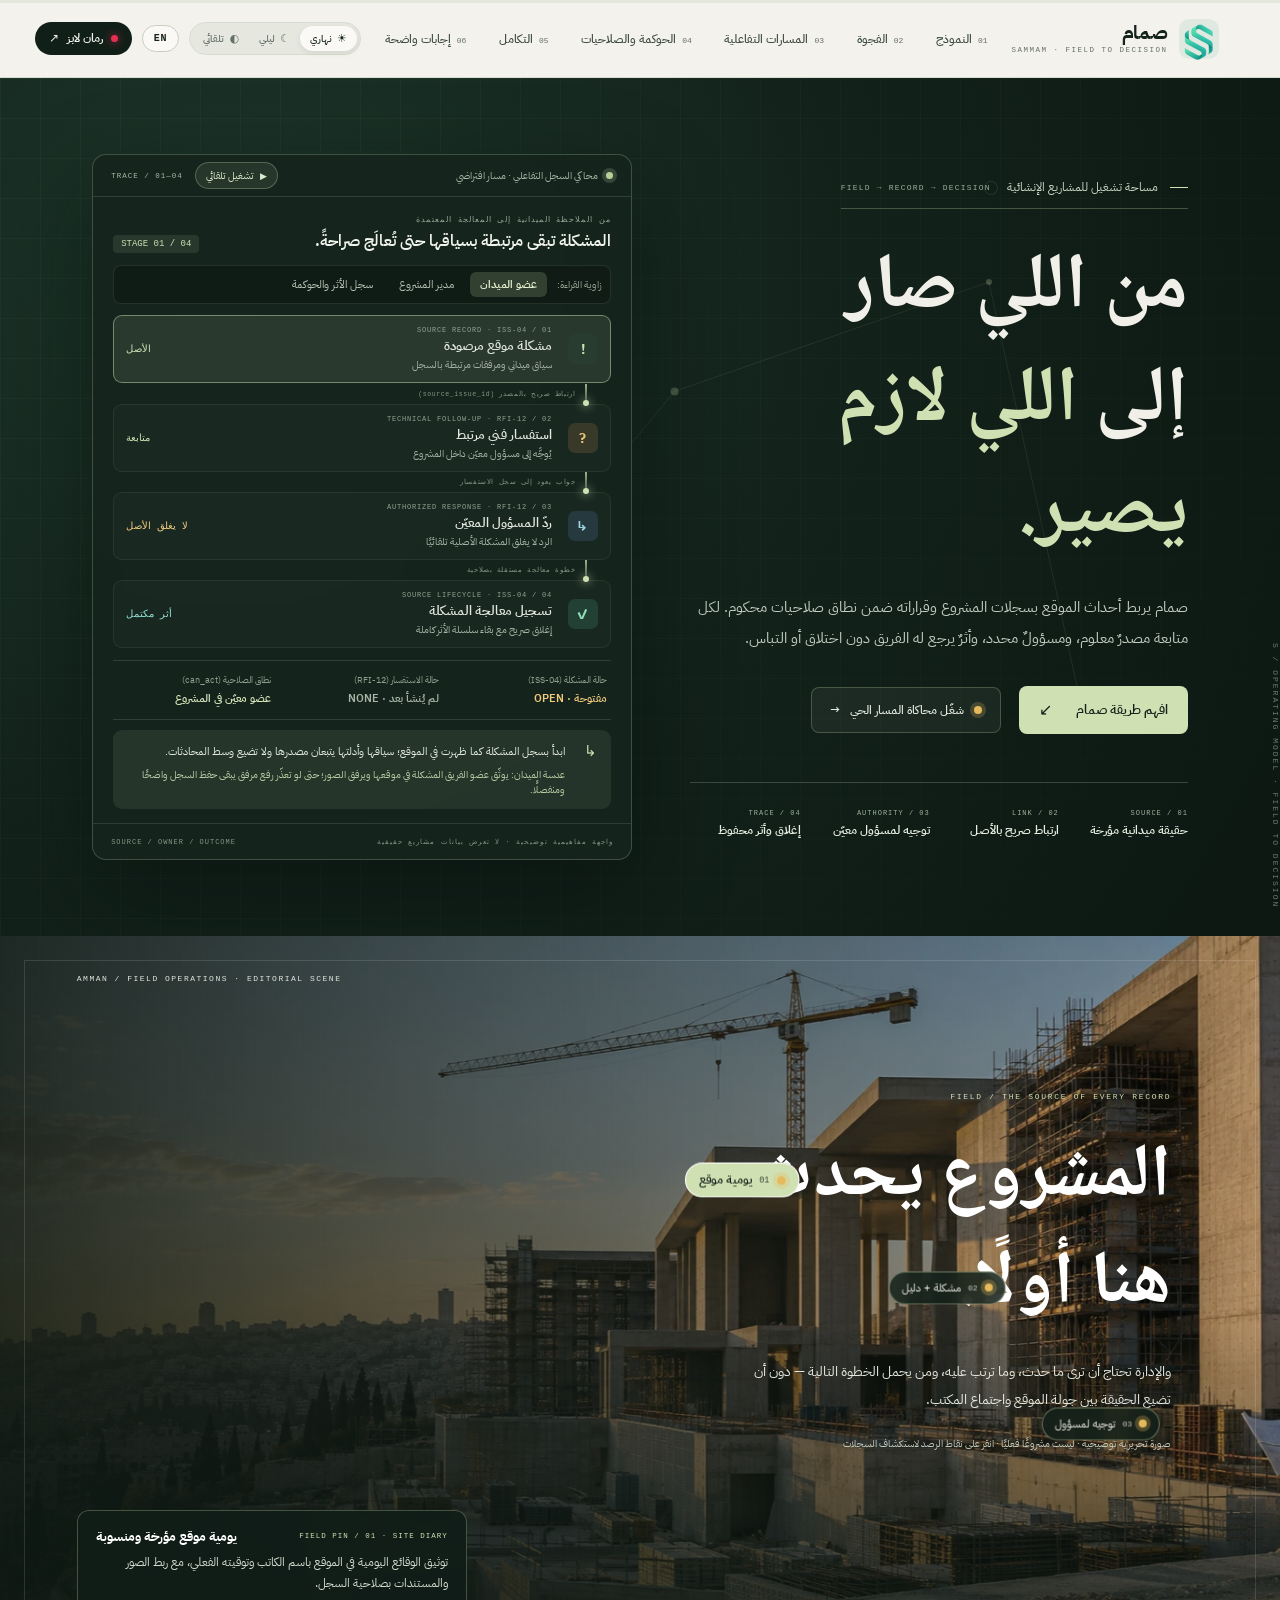
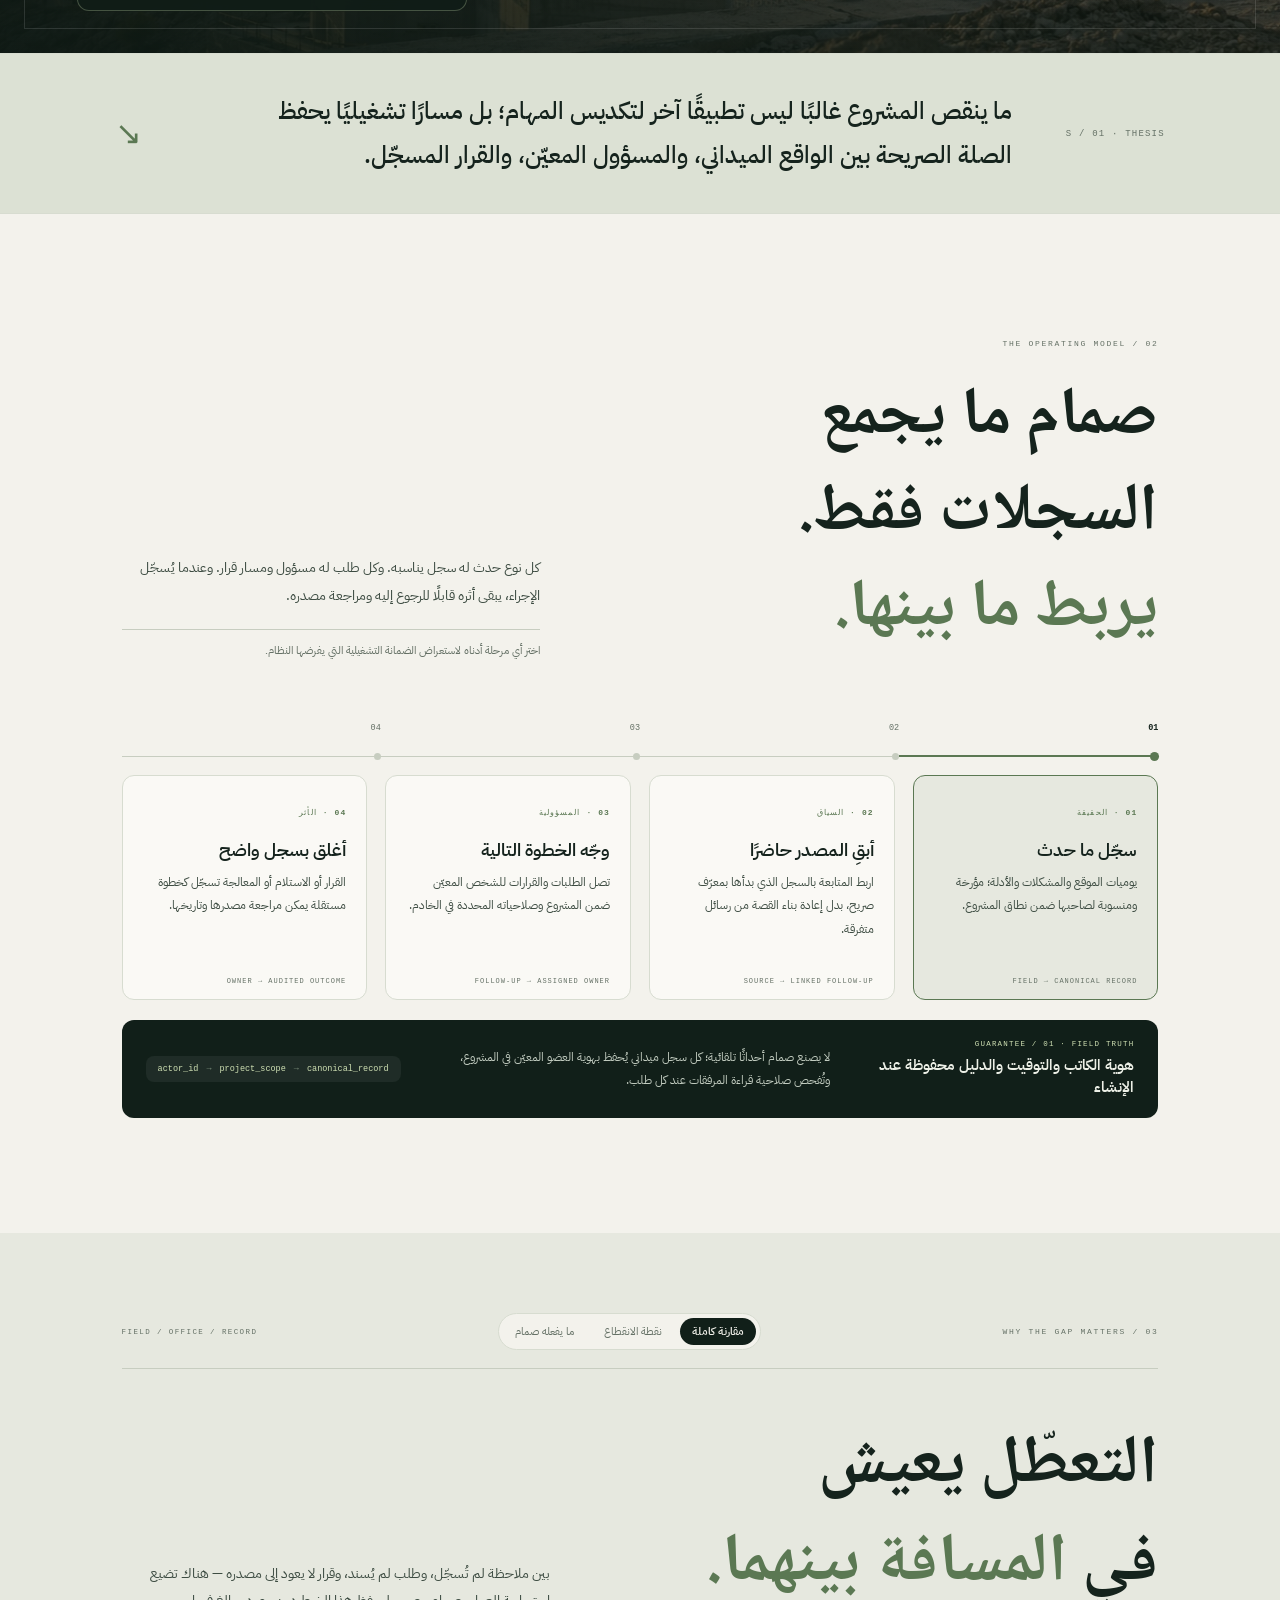
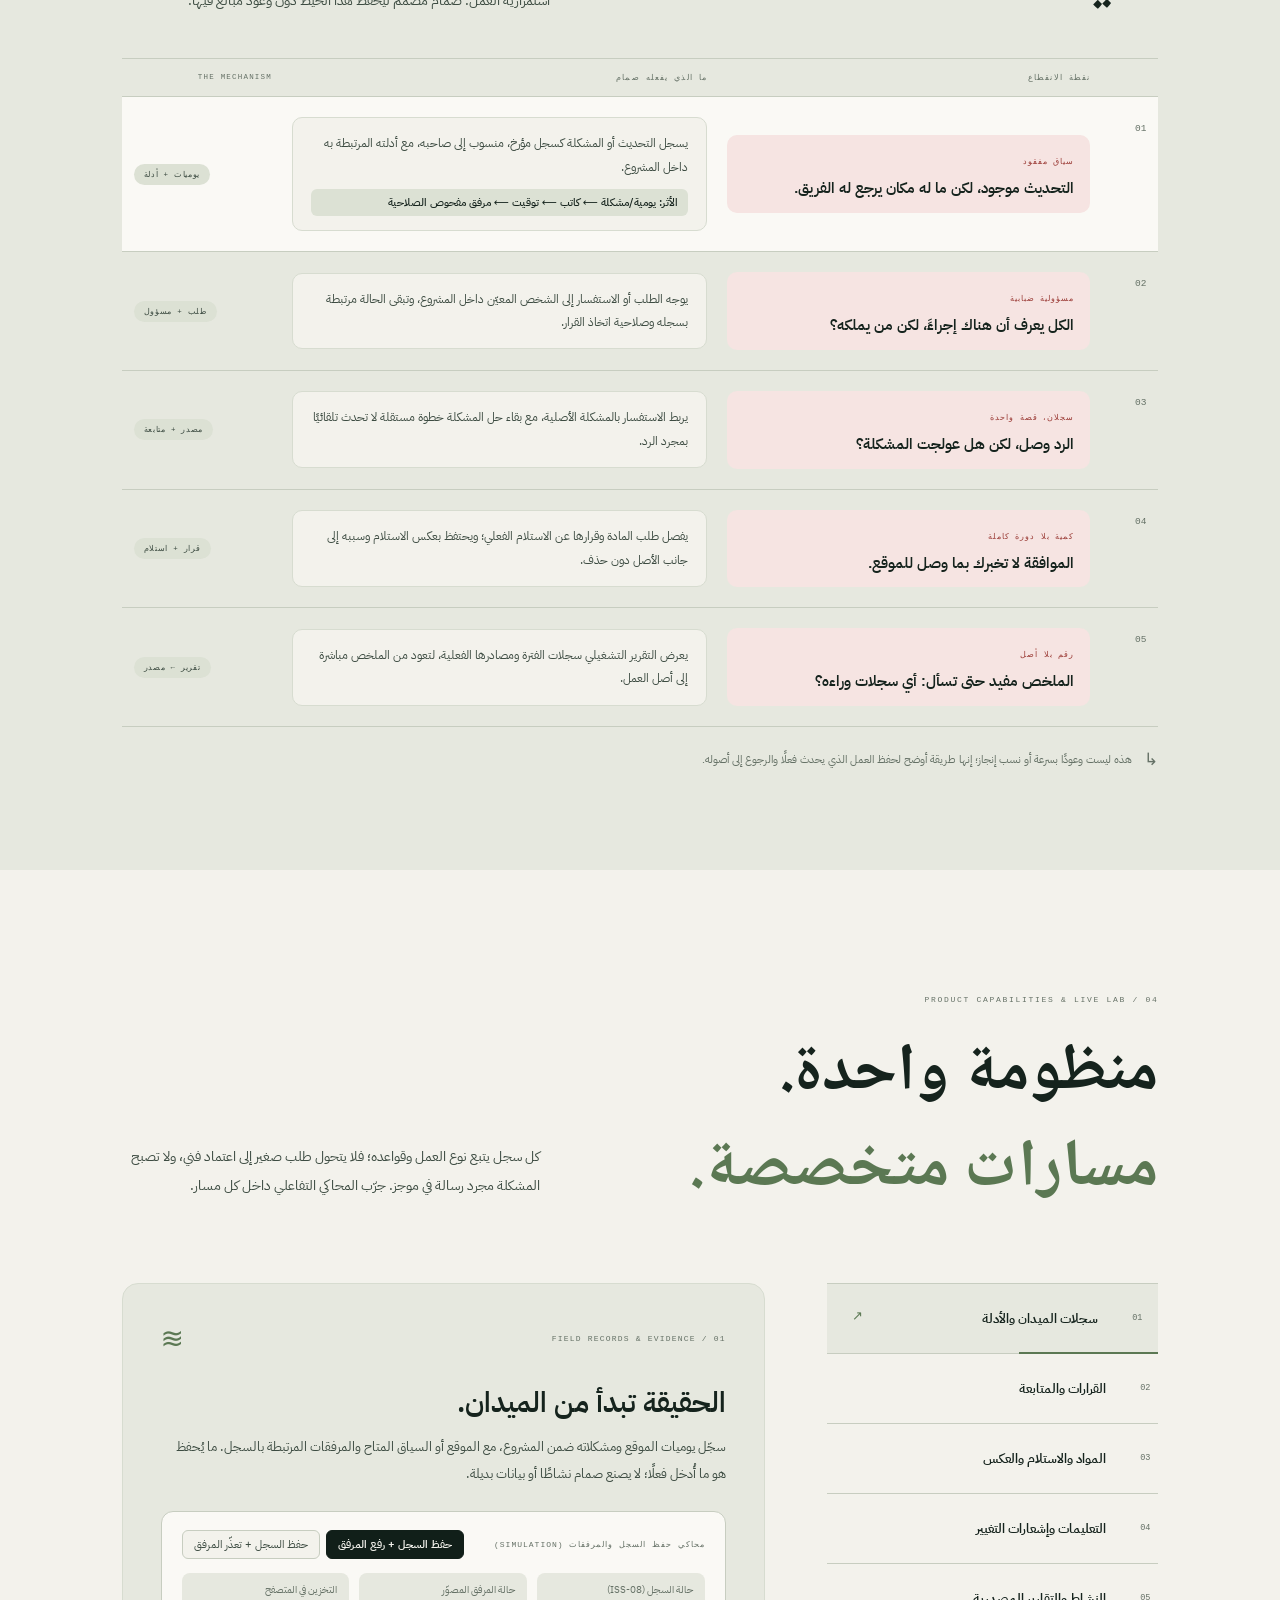
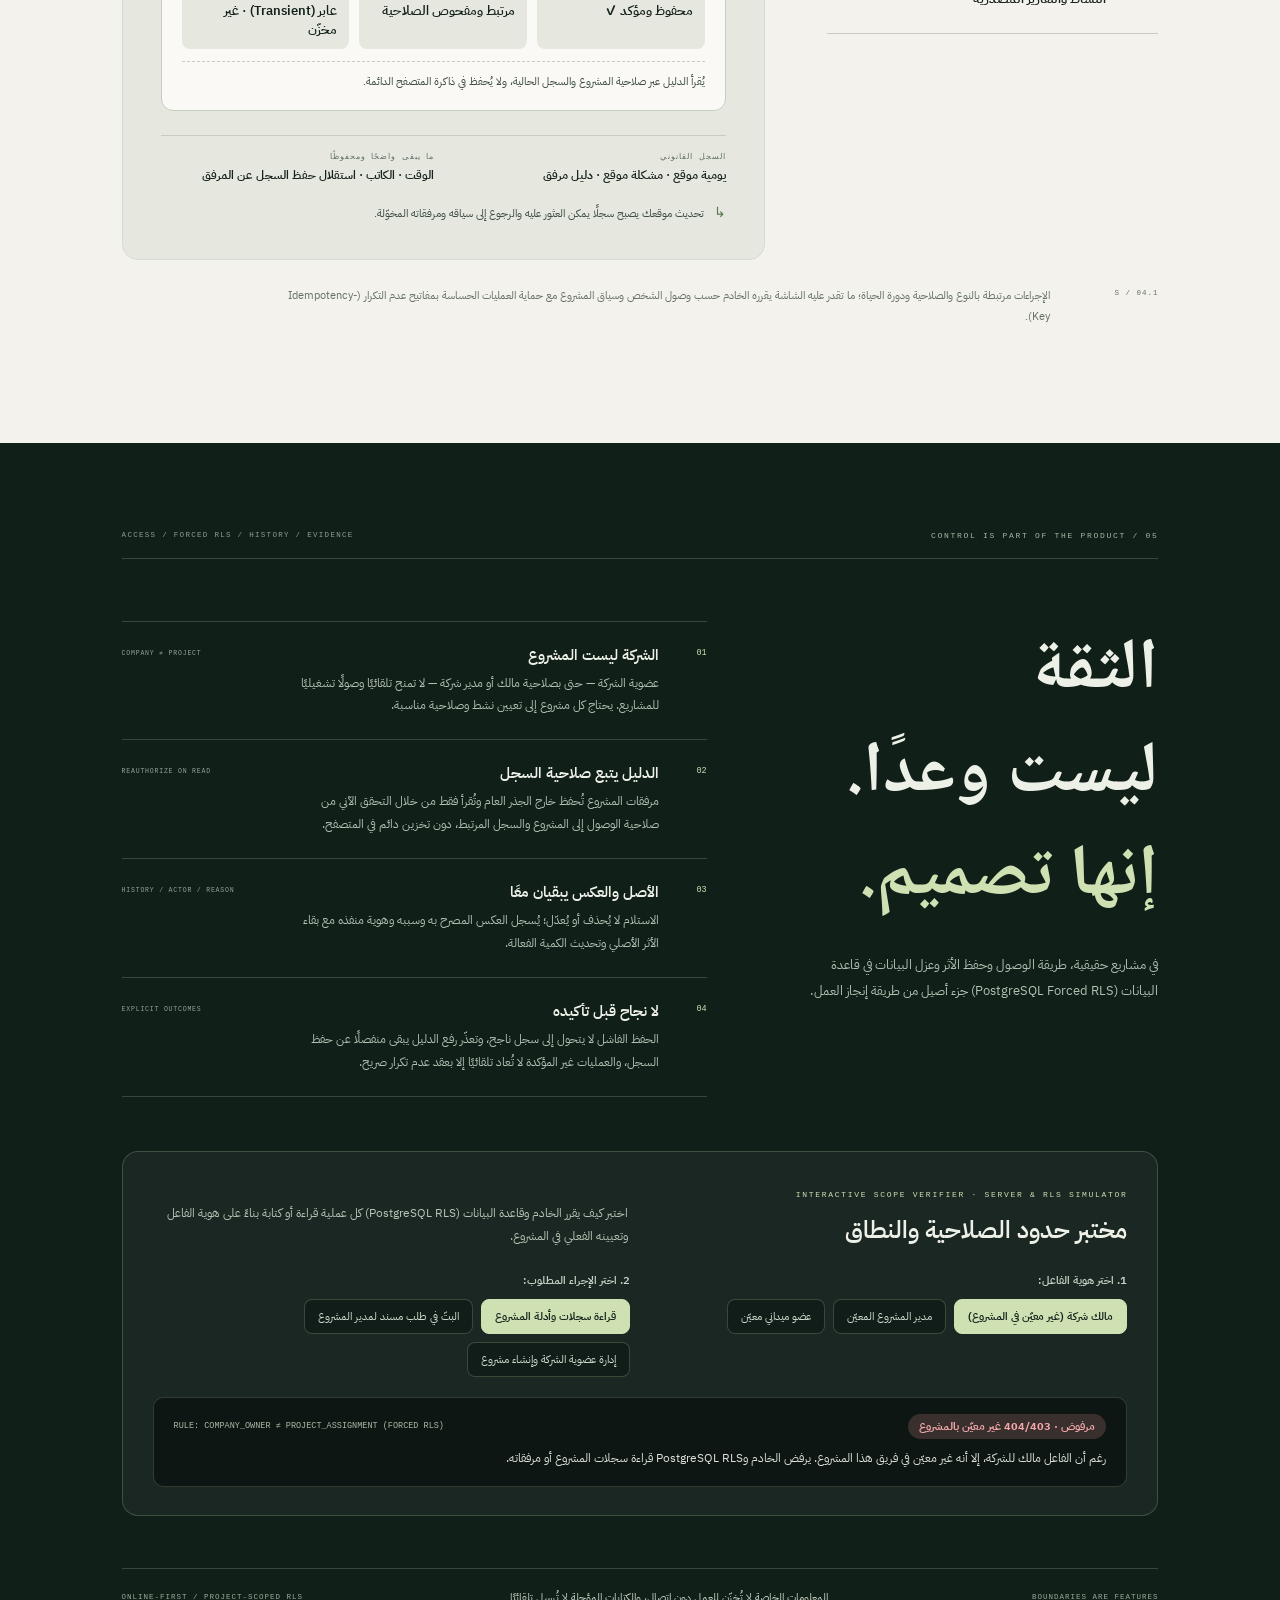
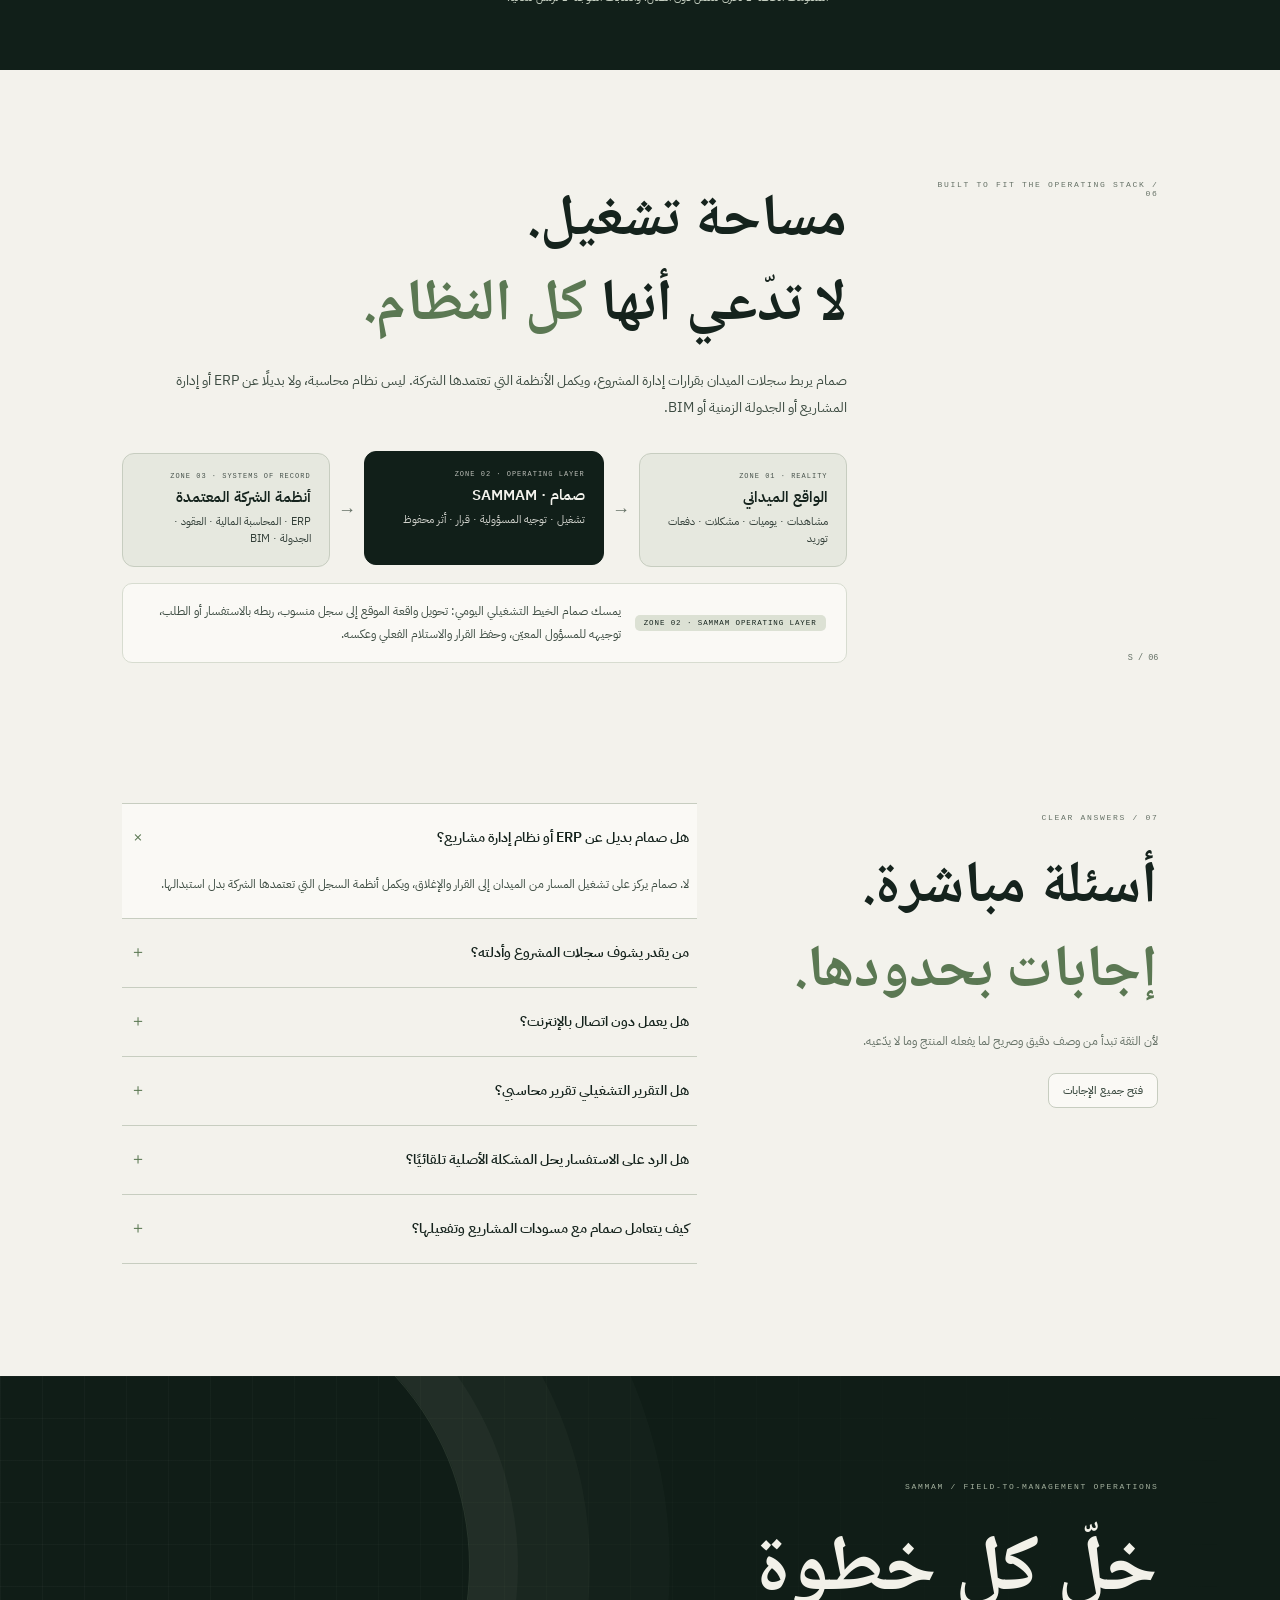
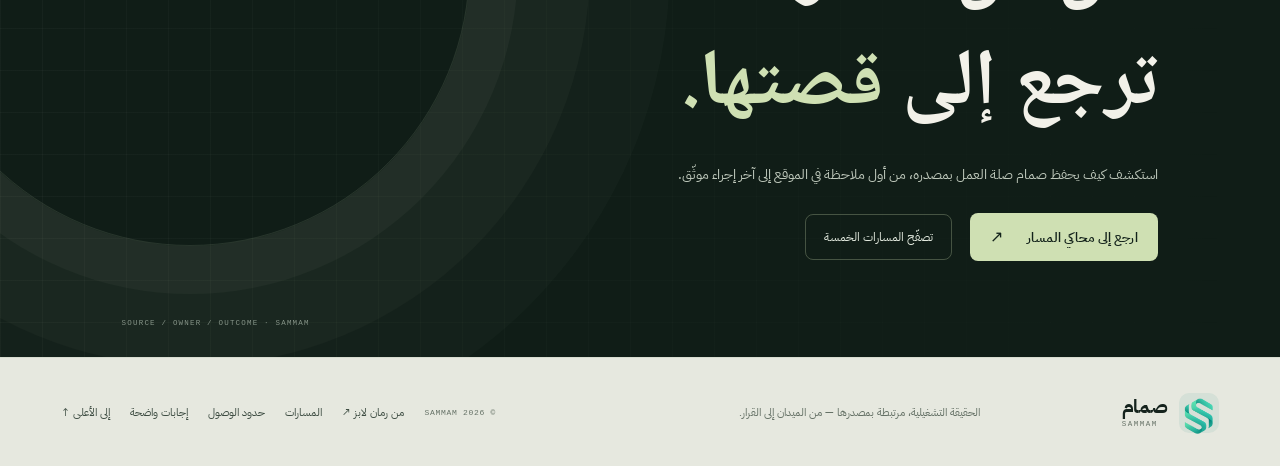
<file: sammam/index.html>
<!doctype html>
<html lang="ar" dir="rtl" data-theme="light" data-theme-pref="light">
  <head>
    <meta charset="UTF-8" />
    <meta name="viewport" content="width=device-width, initial-scale=1" />
    <meta name="theme-color" content="#14221c" />
    <meta
      name="description"
      content="صمام — طبقة تشغيل تربط واقع الموقع بسجلات المشروع وقراراته، وتحفظ المسؤولية والأثر من الميدان إلى الإدارة."
    />
    <meta property="og:type" content="website" />
    <meta property="og:title" content="صمام — تشغيل المشروع من الميدان إلى القرار" />
    <meta
      property="og:description"
      content="سجل تشغيلي واضح للميدان والإدارة: سياق، مسؤولية، قرار، وأثر محفوظ."
    />
    <title>صمام — تشغيل المشروع من الميدان إلى القرار</title>
    <link rel="icon" href="./assets/favicon-48.png" />
    <link
      rel="preload"
      href="./assets/IBMPlexSansArabic-Regular.ttf"
      as="font"
      type="font/ttf"
      crossorigin
    />
    <link
      rel="preload"
      href="./assets/NotoNaskhArabic-Bold.ttf"
      as="font"
      type="font/ttf"
      crossorigin
    />
    <link rel="stylesheet" href="./styles.css" />
    <script src="./script.js" defer></script>
  </head>
  <body>
    <a class="skip-link" href="#main" data-ar="انتقل إلى المحتوى" data-en="Skip to content">انتقل إلى المحتوى</a>

    <div class="scroll-progress" aria-hidden="true">
      <span class="scroll-progress-bar" id="scroll-progress-bar"></span>
    </div>

    <header class="site-header">
      <a class="brand" href="#top" aria-label="صمام — الرئيسية">
        <span class="brand-mark"><img src="./assets/logo.png" alt="" /></span>
        <span class="brand-text">
          <strong>صمام</strong>
          <small>SAMMAM · FIELD TO DECISION</small>
        </span>
      </a>

      <nav class="main-nav" aria-label="التنقل الرئيسي">
        <a href="#method" data-nav="method"><small>01</small><span data-ar="النموذج" data-en="Model">النموذج</span></a>
        <a href="#friction" data-nav="friction"><small>02</small><span data-ar="الفجوة" data-en="The gap">الفجوة</span></a>
        <a href="#work" data-nav="work"><small>03</small><span data-ar="المسارات التفاعلية" data-en="Workflows">المسارات التفاعلية</span></a>
        <a href="#governance" data-nav="governance"><small>04</small><span data-ar="الحوكمة والصلاحيات" data-en="Governance">الحوكمة والصلاحيات</span></a>
        <a href="#fit" data-nav="fit"><small>05</small><span data-ar="التكامل" data-en="Stack fit">التكامل</span></a>
        <a href="#faq" data-nav="faq"><small>06</small><span data-ar="إجابات واضحة" data-en="Clear answers">إجابات واضحة</span></a>
        <a href="../index.html" class="mobile-only-studio"><small>↖</small><span data-ar="الشركة الأم: رمان لابز" data-en="Parent Studio: Romman Labs">الشركة الأم: رمان لابز</span></a>
      </nav>

      <div class="header-actions">
        <div class="theme-switcher" role="group" aria-label="المظهر">
          <button
            type="button"
            class="theme-btn active"
            data-theme-value="light"
            aria-pressed="true"
            title="نهاري / Light"
          >
            <span class="theme-icon">☀</span>
            <span data-ar="نهاري" data-en="Light">نهاري</span>
          </button>
          <button
            type="button"
            class="theme-btn"
            data-theme-value="dark"
            aria-pressed="false"
            title="ليلي / Dark"
          >
            <span class="theme-icon">☾</span>
            <span data-ar="ليلي" data-en="Dark">ليلي</span>
          </button>
          <button
            type="button"
            class="theme-btn"
            data-theme-value="system"
            aria-pressed="false"
            title="تلقائي / System"
          >
            <span class="theme-icon">◐</span>
            <span data-ar="تلقائي" data-en="Auto">تلقائي</span>
          </button>
        </div>

        <button class="language-switch" type="button" aria-label="Switch language to English">EN</button>

        <a class="header-link" href="../index.html" title="العودة إلى الشركة الأم: رمان لابز / Return to Romman Labs">
          <span class="header-link-dot" aria-hidden="true"></span>
          <span data-ar="رمان لابز" data-en="Romman Labs">رمان لابز</span>
          <b aria-hidden="true">↗</b>
        </a>

        <button class="menu-toggle" type="button" aria-expanded="false" aria-label="فتح القائمة">
          <i></i><i></i>
        </button>
      </div>
    </header>

    <main id="main">
      <!-- ==================== 01 HERO ==================== -->
      <section class="hero" id="top">
        <canvas class="hero-canvas" id="hero-canvas" aria-hidden="true"></canvas>
        <div class="hero-ambient" aria-hidden="true">
          <span class="orbit orbit-one"></span>
          <span class="orbit orbit-two"></span>
          <span class="orbit orbit-three"></span>
        </div>

        <div class="hero-inner">
          <div class="hero-copy">
            <div class="eyebrow">
              <span class="eyebrow-dot"></span>
              <span data-ar="مساحة تشغيل للمشاريع الإنشائية" data-en="Construction operations workspace">مساحة تشغيل للمشاريع الإنشائية</span>
              <small>FIELD → RECORD → DECISION</small>
            </div>

            <h1
              data-ar="من اللي صار<br>إلى <em>اللي لازم يصير.</em>"
              data-en="From what happened<br>to <em>what happens next.</em>"
            >
              من اللي صار<br />إلى <em>اللي لازم يصير.</em>
            </h1>

            <p
              class="hero-deck"
              data-ar="صمام يربط أحداث الموقع بسجلات المشروع وقراراته ضمن نطاق صلاحيات محكوم. لكل متابعة مصدرٌ معلوم، ومسؤولٌ محدد، وأثرٌ يرجع له الفريق دون اختلاق أو التباس."
              data-en="Sammam connects site events to project records and decisions within enforced access boundaries. Every follow-up has a known source, a clear owner and a verifiable trace."
            >
              صمام يربط أحداث الموقع بسجلات المشروع وقراراته ضمن نطاق صلاحيات محكوم. لكل متابعة مصدرٌ معلوم، ومسؤولٌ محدد، وأثرٌ يرجع له الفريق دون اختلاق أو التباس.
            </p>

            <div class="hero-ctas">
              <a class="button-primary" href="#method">
                <span data-ar="افهم طريقة صمام" data-en="See how Sammam works">افهم طريقة صمام</span>
                <b aria-hidden="true">↙</b>
              </a>
              <button class="hero-secondary" type="button" id="hero-simulate-trigger">
                <span class="pulse-ring" aria-hidden="true"></span>
                <span data-ar="شغّل محاكاة المسار الحي" data-en="Run live trace simulation">شغّل محاكاة المسار الحي</span>
                <span aria-hidden="true">→</span>
              </button>
            </div>

            <div class="hero-pillars" role="list" aria-label="ركائز صمام التشغيلية">
              <div class="hero-pillar" role="listitem">
                <small>01 / SOURCE</small>
                <strong data-ar="حقيقة ميدانية مؤرخة" data-en="Dated field truth">حقيقة ميدانية مؤرخة</strong>
              </div>
              <div class="hero-pillar" role="listitem">
                <small>02 / LINK</small>
                <strong data-ar="ارتباط صريح بالأصل" data-en="Explicit source link">ارتباط صريح بالأصل</strong>
              </div>
              <div class="hero-pillar" role="listitem">
                <small>03 / AUTHORITY</small>
                <strong data-ar="توجيه لمسؤول معيّن" data-en="Assigned project owner">توجيه لمسؤول معيّن</strong>
              </div>
              <div class="hero-pillar" role="listitem">
                <small>04 / TRACE</small>
                <strong data-ar="إغلاق وأثر محفوظ" data-en="Preserved closure trace">إغلاق وأثر محفوظ</strong>
              </div>
            </div>
          </div>

          <!-- Interactive Living Record Studio -->
          <div class="hero-product" role="group" aria-label="مسار توضيحي لسجل تشغيلي">
            <div class="product-frame-top">
              <span>
                <i class="frame-dot"></i>
                <span data-ar="محاكي السجل التفاعلي · مسار افتراضي" data-en="INTERACTIVE RECORD STUDIO · ILLUSTRATIVE FLOW">محاكي السجل التفاعلي · مسار افتراضي</span>
              </span>
              <div class="frame-controls">
                <button type="button" class="autoplay-btn" id="stage-autoplay" aria-pressed="false">
                  <span class="autoplay-icon" id="autoplay-icon">▶</span>
                  <span id="autoplay-label" data-ar="تشغيل تلقائي" data-en="Auto-trace">تشغيل تلقائي</span>
                </button>
                <span class="frame-code">TRACE / 01—04</span>
              </div>
            </div>

            <div class="product-frame-title">
              <div>
                <small data-ar="من الملاحظة الميدانية إلى المعالجة المعتمدة" data-en="FROM FIELD OBSERVATION TO AUTHORIZED RESOLUTION">من الملاحظة الميدانية إلى المعالجة المعتمدة</small>
                <strong data-ar="المشكلة تبقى مرتبطة بسياقها حتى تُعالَج صراحةً." data-en="The issue keeps its context until explicitly resolved.">المشكلة تبقى مرتبطة بسياقها حتى تُعالَج صراحةً.</strong>
              </div>
              <span class="frame-index" id="stage-counter">STAGE 01 / 04</span>
            </div>

            <!-- Perspective Lens Bar -->
            <div class="lens-bar" role="tablist" aria-label="عدسة العرض">
              <span class="lens-caption" data-ar="زاوية القراءة:" data-en="Perspective:">زاوية القراءة:</span>
              <button type="button" class="lens-btn active" data-lens="field" aria-selected="true">
                <span data-ar="عضو الميدان" data-en="Field Member">عضو الميدان</span>
              </button>
              <button type="button" class="lens-btn" data-lens="management" aria-selected="false">
                <span data-ar="مدير المشروع" data-en="Project Manager">مدير المشروع</span>
              </button>
              <button type="button" class="lens-btn" data-lens="audit" aria-selected="false">
                <span data-ar="سجل الأثر والحوكمة" data-en="Audit & Governance">سجل الأثر والحوكمة</span>
              </button>
            </div>

            <div class="record-flow">
              <button class="record-node active" type="button" data-stage="issue" aria-pressed="true">
                <span class="node-symbol">!</span>
                <span class="node-body">
                  <small>01 / SOURCE RECORD · ISS-04</small>
                  <b data-ar="مشكلة موقع مرصودة" data-en="Recorded site issue">مشكلة موقع مرصودة</b>
                  <em data-ar="سياق ميداني ومرفقات مرتبطة بالسجل" data-en="Field context & evidence linked to record">سياق ميداني ومرفقات مرتبطة بالسجل</em>
                </span>
                <span class="node-badge" data-ar="الأصل" data-en="SOURCE">الأصل</span>
              </button>

              <div class="record-link" data-link="1">
                <span class="link-line"><i class="link-pulse"></i></span>
                <small data-ar="ارتباط صريح بالمصدر (source_issue_id)" data-en="EXPLICIT LINK (source_issue_id)">ارتباط صريح بالمصدر (source_issue_id)</small>
              </div>

              <button class="record-node" type="button" data-stage="rfi" aria-pressed="false">
                <span class="node-symbol">?</span>
                <span class="node-body">
                  <small>02 / TECHNICAL FOLLOW-UP · RFI-12</small>
                  <b data-ar="استفسار فني مرتبط" data-en="Linked technical RFI">استفسار فني مرتبط</b>
                  <em data-ar="يُوجَّه إلى مسؤول معيّن داخل المشروع" data-en="Routed to assigned project owner">يُوجَّه إلى مسؤول معيّن داخل المشروع</em>
                </span>
                <span class="node-badge" data-ar="متابعة" data-en="ROUTED">متابعة</span>
              </button>

              <div class="record-link" data-link="2">
                <span class="link-line"><i class="link-pulse"></i></span>
                <small data-ar="جواب يعود إلى سجل الاستفسار" data-en="RESPONSE RETURNS TO RFI RECORD">جواب يعود إلى سجل الاستفسار</small>
              </div>

              <button class="record-node" type="button" data-stage="response" aria-pressed="false">
                <span class="node-symbol">↳</span>
                <span class="node-body">
                  <small>03 / AUTHORIZED RESPONSE · RFI-12</small>
                  <b data-ar="ردّ المسؤول المعيّن" data-en="Assigned owner response">ردّ المسؤول المعيّن</b>
                  <em data-ar="الرد لا يغلق المشكلة الأصلية تلقائيًا" data-en="Reply never auto-closes the source issue">الرد لا يغلق المشكلة الأصلية تلقائيًا</em>
                </span>
                <span class="node-badge warn" data-ar="لا يغلق الأصل" data-en="ISSUE STAYS OPEN">لا يغلق الأصل</span>
              </button>

              <div class="record-link final-link" data-link="3">
                <span class="link-line"><i class="link-pulse"></i></span>
                <small data-ar="خطوة معالجة مستقلة بصلاحية" data-en="INDEPENDENT AUTHORIZED RESOLUTION">خطوة معالجة مستقلة بصلاحية</small>
              </div>

              <button class="record-node" type="button" data-stage="close" aria-pressed="false">
                <span class="node-symbol">✓</span>
                <span class="node-body">
                  <small>04 / SOURCE LIFECYCLE · ISS-04</small>
                  <b data-ar="تسجيل معالجة المشكلة" data-en="Record issue resolution">تسجيل معالجة المشكلة</b>
                  <em data-ar="إغلاق صريح مع بقاء سلسلة الأثر كاملة" data-en="Explicit closure with full trace intact">إغلاق صريح مع بقاء سلسلة الأثر كاملة</em>
                </span>
                <span class="node-badge ok" data-ar="أثر مكتمل" data-en="RESOLVED">أثر مكتمل</span>
              </button>
            </div>

            <!-- Live State Telemetry Bar -->
            <div class="state-telemetry" aria-live="polite">
              <div class="telemetry-cell">
                <small data-ar="حالة المشكلة (ISS-04)" data-en="SOURCE ISSUE (ISS-04)">حالة المشكلة (ISS-04)</small>
                <strong id="telemetry-issue" class="status-pill is-open">مفتوحة · OPEN</strong>
              </div>
              <div class="telemetry-cell">
                <small data-ar="حالة الاستفسار (RFI-12)" data-en="LINKED RFI (RFI-12)">حالة الاستفسار (RFI-12)</small>
                <strong id="telemetry-rfi" class="status-pill is-muted">لم يُنشأ بعد · NONE</strong>
              </div>
              <div class="telemetry-cell">
                <small data-ar="نطاق الصلاحية (can_act)" data-en="AUTHORITY (can_act)">نطاق الصلاحية (can_act)</small>
                <strong id="telemetry-auth" class="status-pill is-auth">عضو معيّن في المشروع</strong>
              </div>
            </div>

            <!-- Contextual Insight + Role Lens Note -->
            <div class="product-insight" aria-live="polite">
              <span class="insight-mark">↳</span>
              <div class="insight-stack">
                <p id="stage-insight">
                  ابدأ بسجل المشكلة كما ظهرت في الموقع؛ سياقها وأدلتها يتبعان مصدرها.
                </p>
                <small id="lens-insight" class="lens-insight-line">
                  عدسة الميدان: يسجّل عضو الفريق الملاحظة ويرفق الدليل دون الحاجة لمغادرة سياق المشروع.
                </small>
              </div>
            </div>

            <div class="product-frame-bottom">
              <span data-ar="واجهة مفاهيمية توضيحية · لا تعرض بيانات مشاريع حقيقية" data-en="Conceptual illustrative model · no live customer project data">واجهة مفاهيمية توضيحية · لا تعرض بيانات مشاريع حقيقية</span>
              <span>SOURCE / OWNER / OUTCOME</span>
            </div>
          </div>
        </div>

        <div class="hero-rail-note" aria-hidden="true">S / OPERATING MODEL · FIELD TO DECISION</div>
      </section>

      <!-- ==================== 02 EDITORIAL FIELD INTERLUDE ==================== -->
      <section class="site-interlude" id="field-scene" aria-label="مشهد إنشائي توضيحي">
        <img
          src="./assets/amman-site-sunrise.webp"
          alt="صورة تحريرية توضيحية لموقع إنشائي في ضوء الصباح"
          data-alt-ar="صورة تحريرية توضيحية لموقع إنشائي في ضوء الصباح"
          data-alt-en="Illustrative editorial image of a construction site at sunrise"
          loading="lazy"
        />
        <div class="interlude-wash"></div>
        <div class="interlude-grid-overlay" aria-hidden="true"></div>

        <div class="interlude-copy">
          <span class="section-id">FIELD / THE SOURCE OF EVERY RECORD</span>
          <h2
            data-ar="المشروع يحدث<br>هنا أولًا."
            data-en="The project<br>happens here first."
          >
            المشروع يحدث<br />هنا أولًا.
          </h2>
          <p
            data-ar="والإدارة تحتاج أن ترى ما حدث، وما ترتب عليه، ومن يحمل الخطوة التالية — دون أن تضيع الحقيقة بين جولة الموقع واجتماع المكتب."
            data-en="Management needs to see what happened, what followed and who owns the next step—without losing operational truth between site walk and office review."
          >
            والإدارة تحتاج أن ترى ما حدث، وما ترتب عليه، ومن يحمل الخطوة التالية — دون أن تضيع الحقيقة بين جولة الموقع واجتماع المكتب.
          </p>
          <small
            data-ar="صورة تحريرية توضيحية · ليست مشروعًا فعليًا · انقر على نقاط الرصد لاستكشاف السجلات"
            data-en="Illustrative editorial image · not a live project · select field pins to inspect record types"
          >
            صورة تحريرية توضيحية · ليست مشروعًا فعليًا · انقر على نقاط الرصد لاستكشاف السجلات
          </small>
        </div>

        <!-- Interactive Field Observation Pins -->
        <div class="interlude-hotspots" role="group" aria-label="نقاط الرصد الميداني التوضيحية">
          <button
            type="button"
            class="field-hotspot active"
            data-hotspot="diary"
            style="--hx: 58%; --hy: 34%"
            aria-pressed="true"
          >
            <span class="hotspot-pulse"></span>
            <span class="hotspot-num">01</span>
            <span class="hotspot-tag" data-ar="يومية موقع" data-en="Site Diary">يومية موقع</span>
          </button>

          <button
            type="button"
            class="field-hotspot"
            data-hotspot="issue"
            style="--hx: 74%; --hy: 49%"
            aria-pressed="false"
          >
            <span class="hotspot-pulse"></span>
            <span class="hotspot-num">02</span>
            <span class="hotspot-tag" data-ar="مشكلة + دليل" data-en="Issue + Evidence">مشكلة + دليل</span>
          </button>

          <button
            type="button"
            class="field-hotspot"
            data-hotspot="routing"
            style="--hx: 86%; --hy: 68%"
            aria-pressed="false"
          >
            <span class="hotspot-pulse"></span>
            <span class="hotspot-num">03</span>
            <span class="hotspot-tag" data-ar="توجيه لمسؤول" data-en="Assigned Action">توجيه لمسؤول</span>
          </button>

          <div class="hotspot-inspector" id="hotspot-inspector" aria-live="polite">
            <div class="hotspot-inspector-head">
              <span id="hotspot-code">FIELD PIN / 01</span>
              <b id="hotspot-title">يومية موقع مؤرخة ومنسوبة</b>
            </div>
            <p id="hotspot-desc">
              توثيق الوقائع اليومية في الموقع باسم الكاتب وتوقيته الفعلي، مع ربط المرفقات بصلاحية السجل.
            </p>
          </div>
        </div>

        <span class="interlude-index">AMMAN / FIELD OPERATIONS · EDITORIAL SCENE</span>
      </section>

      <!-- ==================== POSITION BAND ==================== -->
      <section class="position-band" aria-label="خلاصة الرؤية">
        <span class="position-index">S / 01 · THESIS</span>
        <p
          data-ar="ما ينقص المشروع غالبًا ليس تطبيقًا آخر لتكديس المهام؛ بل مسارًا تشغيليًا يحفظ الصلة الصريحة بين الواقع الميداني، والمسؤول المعيّن، والقرار المسجّل."
          data-en="What projects often lack is not another place to pile up tasks. It’s an operational path that keeps field reality, assigned ownership and recorded decisions explicitly connected."
        >
          ما ينقص المشروع غالبًا ليس تطبيقًا آخر لتكديس المهام؛ بل مسارًا تشغيليًا يحفظ الصلة الصريحة بين الواقع الميداني، والمسؤول المعيّن، والقرار المسجّل.
        </p>
        <span class="position-mark" aria-hidden="true">↘</span>
      </section>

      <!-- ==================== 03 OPERATING MODEL ==================== -->
      <section class="method section-wrap" id="method">
        <div class="section-heading">
          <div>
            <span class="section-id">THE OPERATING MODEL / 02</span>
            <h2
              data-ar="صمام ما يجمع<br>السجلات فقط.<br><em>يربط ما بينها.</em>"
              data-en="Sammam doesn’t just<br>collect records.<br><em>It connects the work.</em>"
            >
              صمام ما يجمع<br />السجلات فقط.<br /><em>يربط ما بينها.</em>
            </h2>
          </div>
          <div class="section-summary">
            <p
              data-ar="كل نوع حدث له سجل يناسبه. وكل طلب له مسؤول ومسار قرار. وعندما يُسجّل الإجراء، يبقى أثره قابلًا للرجوع إليه ومراجعة مصدره."
              data-en="Every event has a record shaped for it. Every request has an owner and a decision path. Once an action is recorded, its trace stays available to return to."
            >
              كل نوع حدث له سجل يناسبه. وكل طلب له مسؤول ومسار قرار. وعندما يُسجّل الإجراء، يبقى أثره قابلًا للرجوع إليه ومراجعة مصدره.
            </p>
            <span class="summary-rule"></span>
            <small
              data-ar="اختر أي مرحلة أدناه لاستعراض الضمانة التشغيلية التي يفرضها النظام."
              data-en="Select any phase below to inspect the operational guarantee enforced by the system."
            >
              اختر أي مرحلة أدناه لاستعراض الضمانة التشغيلية التي يفرضها النظام.
            </small>
          </div>
        </div>

        <div class="operating-sequence">
          <div class="sequence-ruler" aria-hidden="true">
            <span class="active" data-ruler="0">01</span>
            <span data-ruler="1">02</span>
            <span data-ruler="2">03</span>
            <span data-ruler="3">04</span>
            <i id="sequence-progress-line"></i>
          </div>

          <div class="sequence-steps" role="tablist" aria-label="مراحل النموذج التشغيلي">
            <article
              class="sequence-step active"
              role="tab"
              tabindex="0"
              aria-selected="true"
              data-step-index="0"
            >
              <span class="step-label" data-ar="01 · الحقيقة" data-en="01 · FIELD TRUTH">01 · الحقيقة</span>
              <h3 data-ar="سجّل ما حدث" data-en="Record what happened">سجّل ما حدث</h3>
              <p
                data-ar="يوميات الموقع والمشكلات والأدلة؛ مؤرخة ومنسوبة لصاحبها ضمن نطاق المشروع."
                data-en="Site diaries, issues and evidence, dated and attributed to their author within the project scope."
              >
                يوميات الموقع والمشكلات والأدلة؛ مؤرخة ومنسوبة لصاحبها ضمن نطاق المشروع.
              </p>
              <small>FIELD → CANONICAL RECORD</small>
            </article>

            <article
              class="sequence-step"
              role="tab"
              tabindex="-1"
              aria-selected="false"
              data-step-index="1"
            >
              <span class="step-label" data-ar="02 · السياق" data-en="02 · PROJECT CONTEXT">02 · السياق</span>
              <h3 data-ar="أبقِ المصدر حاضرًا" data-en="Keep the source in view">أبقِ المصدر حاضرًا</h3>
              <p
                data-ar="اربط المتابعة بالسجل الذي بدأها بمعرّف صريح، بدل إعادة بناء القصة من رسائل متفرقة."
                data-en="Link follow-up to the record that started it via explicit IDs, instead of reconstructing the story from scattered messages."
              >
                اربط المتابعة بالسجل الذي بدأها بمعرّف صريح، بدل إعادة بناء القصة من رسائل متفرقة.
              </p>
              <small>SOURCE → LINKED FOLLOW-UP</small>
            </article>

            <article
              class="sequence-step"
              role="tab"
              tabindex="-1"
              aria-selected="false"
              data-step-index="2"
            >
              <span class="step-label" data-ar="03 · المسؤولية" data-en="03 · OWNERSHIP">03 · المسؤولية</span>
              <h3 data-ar="وجّه الخطوة التالية" data-en="Route the next action">وجّه الخطوة التالية</h3>
              <p
                data-ar="تصل الطلبات والقرارات للشخص المعيّن ضمن المشروع وصلاحياته المحددة في الخادم."
                data-en="Requests and decisions route to the assigned teammate within the project and server-verified permissions."
              >
                تصل الطلبات والقرارات للشخص المعيّن ضمن المشروع وصلاحياته المحددة في الخادم.
              </p>
              <small>FOLLOW-UP → ASSIGNED OWNER</small>
            </article>

            <article
              class="sequence-step"
              role="tab"
              tabindex="-1"
              aria-selected="false"
              data-step-index="3"
            >
              <span class="step-label" data-ar="04 · الأثر" data-en="04 · TRACE">04 · الأثر</span>
              <h3 data-ar="أغلق بسجل واضح" data-en="Close with a clear record">أغلق بسجل واضح</h3>
              <p
                data-ar="القرار أو الاستلام أو المعالجة تسجّل كخطوة مستقلة يمكن مراجعة مصدرها وتاريخها."
                data-en="A decision, receipt or resolution is recorded as a distinct step whose source and history remain auditable."
              >
                القرار أو الاستلام أو المعالجة تسجّل كخطوة مستقلة يمكن مراجعة مصدرها وتاريخها.
              </p>
              <small>OWNER → AUDITED OUTCOME</small>
            </article>
          </div>

          <!-- Interactive Sequence Guarantee Bar -->
          <div class="sequence-inspector" id="sequence-inspector" aria-live="polite">
            <div class="seq-inspector-meta">
              <span class="seq-badge" id="seq-code">GUARANTEE / 01</span>
              <strong id="seq-title">هوية الكاتب والتوقيت والدليل محفوظة عند الإنشاء</strong>
            </div>
            <p id="seq-detail">
              لا يصنع صمام أحداثًا تلقائية؛ كل سجل ميداني يُحفظ بهوية العضو المعيّن في المشروع، وتُفحص صلاحية قراءة المرفقات عند كل طلب.
            </p>
            <div class="seq-schema" id="seq-schema">
              <span>actor_id</span><i>→</i><span>project_scope</span><i>→</i><span>canonical_record</span>
            </div>
          </div>
        </div>
      </section>

      <!-- ==================== 04 WHY THE GAP MATTERS (FRICTION) ==================== -->
      <section class="friction" id="friction">
        <div class="friction-top">
          <span class="section-id">WHY THE GAP MATTERS / 03</span>
          <div class="friction-filter" role="group" aria-label="نمط عرض المقارنة">
            <button type="button" class="filter-chip active" data-friction-view="split" aria-pressed="true">
              <span data-ar="مقارنة كاملة" data-en="Full comparison">مقارنة كاملة</span>
            </button>
            <button type="button" class="filter-chip" data-friction-view="before" aria-pressed="false">
              <span data-ar="نقطة الانقطاع" data-en="Where it breaks">نقطة الانقطاع</span>
            </button>
            <button type="button" class="filter-chip" data-friction-view="after" aria-pressed="false">
              <span data-ar="ما يفعله صمام" data-en="What Sammam does">ما يفعله صمام</span>
            </button>
          </div>
          <span class="friction-stamp">FIELD / OFFICE / RECORD</span>
        </div>

        <div class="friction-intro">
          <h2
            data-ar="التعطّل يعيش<br>في <em>المسافة بينهما.</em>"
            data-en="The friction lives<br>in <em>the distance between.</em>"
          >
            التعطّل يعيش<br />في <em>المسافة بينهما.</em>
          </h2>
          <p
            data-ar="بين ملاحظة لم تُسجّل، وطلب لم يُسند، وقرار لا يعود إلى مصدره — هناك تضيع استمرارية العمل. صمام مصمم ليحفظ هذا الخيط دون وعود مبالغ فيها."
            data-en="Between an unrecorded observation, an unassigned request and a decision that never returns to its source, work loses continuity. Sammam is designed to keep that thread intact."
          >
            بين ملاحظة لم تُسجّل، وطلب لم يُسند، وقرار لا يعود إلى مصدره — هناك تضيع استمرارية العمل. صمام مصمم ليحفظ هذا الخيط دون وعود مبالغ فيها.
          </p>
        </div>

        <div class="friction-table" data-view="split">
          <div class="friction-table-head">
            <span data-ar="نقطة الانقطاع" data-en="WHERE IT BREAKS">نقطة الانقطاع</span>
            <span data-ar="ما الذي يفعله صمام" data-en="WHAT SAMMAM DOES">ما الذي يفعله صمام</span>
            <span>THE MECHANISM</span>
          </div>

          <article class="friction-row is-expanded" tabindex="0">
            <span class="friction-no">01</span>
            <div class="friction-before">
              <small data-ar="سياق مفقود" data-en="LOST CONTEXT">سياق مفقود</small>
              <h3
                data-ar="التحديث موجود، لكن ما له مكان يرجع له الفريق."
                data-en="The update exists, but the team has no record to return to."
              >
                التحديث موجود، لكن ما له مكان يرجع له الفريق.
              </h3>
            </div>
            <div class="friction-after">
              <p
                data-ar="يسجل التحديث أو المشكلة كسجل مؤرخ، منسوب إلى صاحبه، مع أدلته المرتبطة به داخل المشروع."
                data-en="Records the update or issue with its timestamp, author and attached evidence within the project."
              >
                يسجل التحديث أو المشكلة كسجل مؤرخ، منسوب إلى صاحبه، مع أدلته المرتبطة به داخل المشروع.
              </p>
              <div class="friction-trace-pill">
                <span data-ar="الأثر: يومية/مشكلة ⟵ كاتب ⟵ توقيت ⟵ مرفق مفحوص الصلاحية" data-en="Trace: Diary/Issue ⟵ Author ⟵ Timestamp ⟵ Authorized Evidence">الأثر: يومية/مشكلة ⟵ كاتب ⟵ توقيت ⟵ مرفق مفحوص الصلاحية</span>
              </div>
            </div>
            <span class="mechanism-tag" data-ar="يوميات + أدلة" data-en="DIARY + EVIDENCE">يوميات + أدلة</span>
          </article>

          <article class="friction-row" tabindex="0">
            <span class="friction-no">02</span>
            <div class="friction-before">
              <small data-ar="مسؤولية ضبابية" data-en="UNCLEAR OWNERSHIP">مسؤولية ضبابية</small>
              <h3
                data-ar="الكل يعرف أن هناك إجراءً، لكن من يملكه؟"
                data-en="Everyone knows action is needed, but who owns it?"
              >
                الكل يعرف أن هناك إجراءً، لكن من يملكه؟
              </h3>
            </div>
            <div class="friction-after">
              <p
                data-ar="يوجه الطلب أو الاستفسار إلى الشخص المعيّن داخل المشروع، وتبقى الحالة مرتبطة بسجله وصلاحية اتخاذ القرار."
                data-en="Routes a request or RFI to the assigned project person and keeps its status and decision authority with the record."
              >
                يوجه الطلب أو الاستفسار إلى الشخص المعيّن داخل المشروع، وتبقى الحالة مرتبطة بسجله وصلاحية اتخاذ القرار.
              </p>
              <div class="friction-trace-pill">
                <span data-ar="الأثر: طلب/استفسار ⟵ مسؤول معيّن (assignee) ⟵ إشعار ومؤشر can_act" data-en="Trace: Request/RFI ⟵ Assigned Teammate ⟵ Notification & can_act">الأثر: طلب/استفسار ⟵ مسؤول معيّن (assignee) ⟵ إشعار ومؤشر can_act</span>
              </div>
            </div>
            <span class="mechanism-tag" data-ar="طلب + مسؤول" data-en="REQUEST + OWNER">طلب + مسؤول</span>
          </article>

          <article class="friction-row" tabindex="0">
            <span class="friction-no">03</span>
            <div class="friction-before">
              <small data-ar="سجلان، قصة واحدة" data-en="ONE STORY, TWO RECORDS">سجلان، قصة واحدة</small>
              <h3
                data-ar="الرد وصل، لكن هل عولجت المشكلة؟"
                data-en="The reply arrived. Was the issue resolved?"
              >
                الرد وصل، لكن هل عولجت المشكلة؟
              </h3>
            </div>
            <div class="friction-after">
              <p
                data-ar="يربط الاستفسار بالمشكلة الأصلية، مع بقاء حل المشكلة خطوة مستقلة لا تحدث تلقائيًا بمجرد الرد."
                data-en="Links an RFI to the source issue, while resolution remains a separate action and never happens automatically."
              >
                يربط الاستفسار بالمشكلة الأصلية، مع بقاء حل المشكلة خطوة مستقلة لا تحدث تلقائيًا بمجرد الرد.
              </p>
              <div class="friction-trace-pill">
                <span data-ar="الأثر: رد الاستفسار يُحفظ ⟵ المشكلة الأصلية تبقى مفتوحة حتى تُعالَج صراحةً" data-en="Trace: RFI answered ⟵ Source issue stays OPEN until explicitly resolved">الأثر: رد الاستفسار يُحفظ ⟵ المشكلة الأصلية تبقى مفتوحة حتى تُعالَج صراحةً</span>
              </div>
            </div>
            <span class="mechanism-tag" data-ar="مصدر + متابعة" data-en="SOURCE + FOLLOW-UP">مصدر + متابعة</span>
          </article>

          <article class="friction-row" tabindex="0">
            <span class="friction-no">04</span>
            <div class="friction-before">
              <small data-ar="كمية بلا دورة كاملة" data-en="INCOMPLETE QUANTITY STORY">كمية بلا دورة كاملة</small>
              <h3
                data-ar="الموافقة لا تخبرك بما وصل للموقع."
                data-en="Approval doesn’t tell you what reached the site."
              >
                الموافقة لا تخبرك بما وصل للموقع.
              </h3>
            </div>
            <div class="friction-after">
              <p
                data-ar="يفصل طلب المادة وقرارها عن الاستلام الفعلي؛ ويحتفظ بعكس الاستلام وسببه إلى جانب الأصل دون حذف."
                data-en="Separates a material request and its decision from actual receipt; a reversal and its reason stay with the original."
              >
                يفصل طلب المادة وقرارها عن الاستلام الفعلي؛ ويحتفظ بعكس الاستلام وسببه إلى جانب الأصل دون حذف.
              </p>
              <div class="friction-trace-pill">
                <span data-ar="الأثر: الكمية المطلوبة ≠ المستلمة ⟵ الاستلام الأصلي + سجل العكس والسبب محفوظان معًا" data-en="Trace: Requested ≠ Received ⟵ Original receipt + Reversal & reason preserved together">الأثر: الكمية المطلوبة ≠ المستلمة ⟵ الاستلام الأصلي + سجل العكس والسبب محفوظان معًا</span>
              </div>
            </div>
            <span class="mechanism-tag" data-ar="قرار + استلام" data-en="DECISION + RECEIPT">قرار + استلام</span>
          </article>

          <article class="friction-row" tabindex="0">
            <span class="friction-no">05</span>
            <div class="friction-before">
              <small data-ar="رقم بلا أصل" data-en="A NUMBER WITHOUT ITS SOURCE">رقم بلا أصل</small>
              <h3
                data-ar="الملخص مفيد حتى تسأل: أي سجلات وراءه؟"
                data-en="A summary helps—until you ask which records support it."
              >
                الملخص مفيد حتى تسأل: أي سجلات وراءه؟
              </h3>
            </div>
            <div class="friction-after">
              <p
                data-ar="يعرض التقرير التشغيلي سجلات الفترة ومصادرها الفعلية، لتعود من الملخص مباشرة إلى أصل العمل."
                data-en="Operational reports expose period records and their actual sources, so you can return from a summary to its work."
              >
                يعرض التقرير التشغيلي سجلات الفترة ومصادرها الفعلية، لتعود من الملخص مباشرة إلى أصل العمل.
              </p>
              <div class="friction-trace-pill">
                <span data-ar="الأثر: مجموعة التقرير ⟵ فتح السجلات المصدرية التي أنتجت العدد" data-en="Trace: Report group ⟵ Open canonical source records behind the count">الأثر: مجموعة التقرير ⟵ فتح السجلات المصدرية التي أنتجت العدد</span>
              </div>
            </div>
            <span class="mechanism-tag" data-ar="تقرير ← مصدر" data-en="REPORT → SOURCE">تقرير ← مصدر</span>
          </article>
        </div>

        <div class="friction-foot">
          <span>↳</span>
          <p
            data-ar="هذه ليست وعودًا بسرعة أو نسب إنجاز؛ إنها طريقة أوضح لحفظ العمل الذي يحدث فعلًا والرجوع إلى أصوله."
            data-en="No promises of speed or completion rates here. Just a clearer way to keep a record of work that actually happened."
          >
            هذه ليست وعودًا بسرعة أو نسب إنجاز؛ إنها طريقة أوضح لحفظ العمل الذي يحدث فعلًا والرجوع إلى أصوله.
          </p>
        </div>
      </section>

      <!-- ==================== 05 WORKFLOW CAPABILITIES & LIVE LAB ==================== -->
      <section class="work section-wrap" id="work">
        <div class="work-head">
          <div>
            <span class="section-id">PRODUCT CAPABILITIES & LIVE LAB / 04</span>
            <h2
              data-ar="منظومة واحدة.<br><em>مسارات متخصصة.</em>"
              data-en="One workspace.<br><em>Purpose-built workflows.</em>"
            >
              منظومة واحدة.<br /><em>مسارات متخصصة.</em>
            </h2>
          </div>
          <p
            data-ar="كل سجل يتبع نوع العمل وقواعده؛ فلا يتحول طلب صغير إلى اعتماد فني، ولا تصبح المشكلة مجرد رسالة في موجز. جرّب المحاكي التفاعلي داخل كل مسار."
            data-en="Each record follows the type of work and its rules: a field request doesn’t turn into a technical approval, and an issue doesn’t become just another feed message. Try the interactive lab inside each workflow."
          >
            كل سجل يتبع نوع العمل وقواعده؛ فلا يتحول طلب صغير إلى اعتماد فني، ولا تصبح المشكلة مجرد رسالة في موجز. جرّب المحاكي التفاعلي داخل كل مسار.
          </p>
        </div>

        <div class="workflow-system">
          <div class="workflow-tabs" role="tablist" aria-label="قدرات صمام">
            <button
              class="workflow-tab active"
              role="tab"
              aria-selected="true"
              aria-controls="workflow-panel"
              data-workflow="field"
            >
              <span>01</span>
              <b data-ar="سجلات الميدان والأدلة" data-en="Field records & evidence">سجلات الميدان والأدلة</b>
              <i>↗</i>
            </button>
            <button
              class="workflow-tab"
              role="tab"
              aria-selected="false"
              aria-controls="workflow-panel"
              data-workflow="decisions"
              tabindex="-1"
            >
              <span>02</span>
              <b data-ar="القرارات والمتابعة" data-en="Decisions & follow-up">القرارات والمتابعة</b>
              <i>↗</i>
            </button>
            <button
              class="workflow-tab"
              role="tab"
              aria-selected="false"
              aria-controls="workflow-panel"
              data-workflow="materials"
              tabindex="-1"
            >
              <span>03</span>
              <b data-ar="المواد والاستلام والعكس" data-en="Materials, receipts & reversal">المواد والاستلام والعكس</b>
              <i>↗</i>
            </button>
            <button
              class="workflow-tab"
              role="tab"
              aria-selected="false"
              aria-controls="workflow-panel"
              data-workflow="change"
              tabindex="-1"
            >
              <span>04</span>
              <b data-ar="التعليمات وإشعارات التغيير" data-en="Instructions & change notices">التعليمات وإشعارات التغيير</b>
              <i>↗</i>
            </button>
            <button
              class="workflow-tab"
              role="tab"
              aria-selected="false"
              aria-controls="workflow-panel"
              data-workflow="visibility"
              tabindex="-1"
            >
              <span>05</span>
              <b data-ar="النشاط والتقارير المصدرية" data-en="Activity & source reports">النشاط والتقارير المصدرية</b>
              <i>↗</i>
            </button>
          </div>

          <article class="workflow-detail" id="workflow-panel" role="tabpanel" aria-live="polite" tabindex="0">
            <div class="detail-heading">
              <span class="detail-overline" id="workflow-label">FIELD RECORDS / 01</span>
              <span class="detail-glyph" id="workflow-glyph">≋</span>
            </div>

            <h3 id="workflow-title" data-ar="الحقيقة تبدأ من الميدان." data-en="Operational truth starts in the field.">
              الحقيقة تبدأ من الميدان.
            </h3>

            <p
              id="workflow-copy"
              data-ar="سجّل يوميات الموقع ومشكلاته ضمن المشروع، مع الموقع أو السياق المتاح والمرفقات المرتبطة بالسجل. ما يُحفظ هو ما أُدخل فعلًا؛ لا يصنع صمام نشاطًا أو بيانات بديلة."
              data-en="Record site diaries and issues within the project, with available location or context and evidence attached to the record. What is saved is what was actually entered; Sammam does not invent activity or fill in missing data."
            >
              سجّل يوميات الموقع ومشكلاته ضمن المشروع، مع الموقع أو السياق المتاح والمرفقات المرتبطة بالسجل. ما يُحفظ هو ما أُدخل فعلًا؛ لا يصنع صمام نشاطًا أو بيانات بديلة.
            </p>

            <!-- Interactive Workflow Blueprint Sandbox -->
            <div class="workflow-sandbox" id="workflow-sandbox">
              <!-- Populated dynamically by script.js per workflow -->
            </div>

            <div class="detail-specs">
              <span>
                <small data-ar="السجل القانوني" data-en="CANONICAL RECORD">السجل القانوني</small>
                <b id="workflow-record" data-ar="يومية موقع · مشكلة موقع" data-en="Site diary · Site issue">يومية موقع · مشكلة موقع</b>
              </span>
              <span>
                <small data-ar="ما يبقى واضحًا ومحفوظًا" data-en="WHAT STAYS CLEAR">ما يبقى واضحًا ومحفوظًا</small>
                <b id="workflow-proof" data-ar="الوقت · الكاتب · الدليل" data-en="Time · Author · Evidence">الوقت · الكاتب · الدليل</b>
              </span>
            </div>

            <div class="detail-coda">
              <span>↳</span>
              <span
                id="workflow-coda"
                data-ar="تحديث موقعك يصبح سجلًا يمكن العثور عليه والرجوع إلى سياقه."
                data-en="A site update becomes a record the team can find and return to in context."
              >
                تحديث موقعك يصبح سجلًا يمكن العثور عليه والرجوع إلى سياقه.
              </span>
            </div>
          </article>
        </div>

        <div class="work-note">
          <span class="work-note-id">S / 04.1</span>
          <p
            data-ar="الإجراءات مرتبطة بالنوع والصلاحية ودورة الحياة؛ ما تقدر عليه الشاشة يقرره الخادم حسب وصول الشخص وسياق المشروع مع حماية العمليات الحساسة بمفاتيح عدم التكرار (Idempotency-Key)."
            data-en="Actions follow record type, access and lifecycle. The server determines what a person can do for their access and project context, protecting key mutations with durable idempotency."
          >
            الإجراءات مرتبطة بالنوع والصلاحية ودورة الحياة؛ ما تقدر عليه الشاشة يقرره الخادم حسب وصول الشخص وسياق المشروع مع حماية العمليات الحساسة بمفاتيح عدم التكرار (Idempotency-Key).
          </p>
        </div>
      </section>

      <!-- ==================== 06 GOVERNANCE & INTERACTIVE AUTHORITY MATRIX ==================== -->
      <section class="governance" id="governance">
        <div class="governance-top">
          <span class="section-id">CONTROL IS PART OF THE PRODUCT / 05</span>
          <span class="governance-code">ACCESS / FORCED RLS / HISTORY / EVIDENCE</span>
        </div>

        <div class="governance-grid">
          <div class="governance-title">
            <h2
              data-ar="الثقة<br>ليست وعدًا.<br><em>إنها تصميم.</em>"
              data-en="Trust<br>isn’t a promise.<br><em>It’s designed in.</em>"
            >
              الثقة<br />ليست وعدًا.<br /><em>إنها تصميم.</em>
            </h2>
            <p
              data-ar="في مشاريع حقيقية، طريقة الوصول وحفظ الأثر وعزل البيانات في قاعدة البيانات (PostgreSQL Forced RLS) جزء أصيل من طريقة إنجاز العمل."
              data-en="In real projects, access boundaries, record history and database-enforced tenant isolation (PostgreSQL Forced RLS) are part of how work gets done."
            >
              في مشاريع حقيقية، طريقة الوصول وحفظ الأثر وعزل البيانات في قاعدة البيانات (PostgreSQL Forced RLS) جزء أصيل من طريقة إنجاز العمل.
            </p>
          </div>

          <div class="governance-principles">
            <article>
              <span>01</span>
              <div>
                <h3 data-ar="الشركة ليست المشروع" data-en="Company isn’t project access">الشركة ليست المشروع</h3>
                <p
                  data-ar="عضوية الشركة — حتى بصلاحية مالك أو مدير شركة — لا تمنح تلقائيًا وصولًا تشغيليًا للمشاريع. يحتاج كل مشروع إلى تعيين نشط وصلاحية مناسبة."
                  data-en="Company membership—even as Owner or Admin—does not automatically grant operational project access. Each project requires an active assignment."
                >
                  عضوية الشركة — حتى بصلاحية مالك أو مدير شركة — لا تمنح تلقائيًا وصولًا تشغيليًا للمشاريع. يحتاج كل مشروع إلى تعيين نشط وصلاحية مناسبة.
                </p>
              </div>
              <small>COMPANY ≠ PROJECT</small>
            </article>

            <article>
              <span>02</span>
              <div>
                <h3 data-ar="الدليل يتبع صلاحية السجل" data-en="Evidence follows record access">الدليل يتبع صلاحية السجل</h3>
                <p
                  data-ar="مرفقات المشروع تُحفظ خارج الجذر العام وتُقرأ فقط من خلال التحقق الآني من صلاحية الوصول إلى المشروع والسجل المرتبط، دون تخزين دائم في المتصفح."
                  data-en="Project evidence lives outside the public root and is read only through live authorization against the project and linked record, never persisted in browser cache."
                >
                  مرفقات المشروع تُحفظ خارج الجذر العام وتُقرأ فقط من خلال التحقق الآني من صلاحية الوصول إلى المشروع والسجل المرتبط، دون تخزين دائم في المتصفح.
                </p>
              </div>
              <small>REAUTHORIZE ON READ</small>
            </article>

            <article>
              <span>03</span>
              <div>
                <h3 data-ar="الأصل والعكس يبقيان معًا" data-en="Original and reversal stay together">الأصل والعكس يبقيان معًا</h3>
                <p
                  data-ar="الاستلام لا يُحذف أو يُعدّل؛ يُسجل العكس المصرح به وسببه وهوية منفذه مع بقاء الأثر الأصلي وتحديث الكمية الفعالة."
                  data-en="A receipt is never deleted or edited; an authorized reversal, its actor and its reason stay alongside the original trace."
                >
                  الاستلام لا يُحذف أو يُعدّل؛ يُسجل العكس المصرح به وسببه وهوية منفذه مع بقاء الأثر الأصلي وتحديث الكمية الفعالة.
                </p>
              </div>
              <small>HISTORY / ACTOR / REASON</small>
            </article>

            <article>
              <span>04</span>
              <div>
                <h3 data-ar="لا نجاح قبل تأكيده" data-en="No success before confirmation">لا نجاح قبل تأكيده</h3>
                <p
                  data-ar="الحفظ الفاشل لا يتحول إلى سجل ناجح، وتعذّر رفع الدليل يبقى منفصلًا عن حفظ السجل، والعمليات غير المؤكدة لا تُعاد تلقائيًا إلا بعقد عدم تكرار صريح."
                  data-en="A failed save never appears successful, failed evidence upload stays distinct from a saved record, and uncertain writes never replay without an idempotency contract."
                >
                  الحفظ الفاشل لا يتحول إلى سجل ناجح، وتعذّر رفع الدليل يبقى منفصلًا عن حفظ السجل، والعمليات غير المؤكدة لا تُعاد تلقائيًا إلا بعقد عدم تكرار صريح.
                </p>
              </div>
              <small>EXPLICIT OUTCOMES</small>
            </article>
          </div>
        </div>

        <!-- Interactive Authority & Scope Matrix Simulator -->
        <div class="authority-lab" aria-labelledby="auth-lab-title">
          <div class="authority-lab-head">
            <div>
              <span class="section-id">INTERACTIVE SCOPE VERIFIER · SERVER & RLS SIMULATOR</span>
              <h3
                id="auth-lab-title"
                data-ar="مختبر حدود الصلاحية والنطاق"
                data-en="Interactive Authority & Scope Matrix"
              >
                مختبر حدود الصلاحية والنطاق
              </h3>
            </div>
            <p
              data-ar="اختبر كيف يقرر الخادم وقاعدة البيانات (PostgreSQL RLS) كل عملية قراءة أو كتابة بناءً على هوية الفاعل وتعيينه الفعلي في المشروع."
              data-en="Test how the server and PostgreSQL RLS authorize every read or write based on actor identity and active project assignment."
            >
              اختبر كيف يقرر الخادم وقاعدة البيانات (PostgreSQL RLS) كل عملية قراءة أو كتابة بناءً على هوية الفاعل وتعيينه الفعلي في المشروع.
            </p>
          </div>

          <div class="authority-lab-controls">
            <div class="auth-control-group">
              <span class="auth-group-label" data-ar="1. اختر هوية الفاعل:" data-en="1. Select Actor Identity:">1. اختر هوية الفاعل:</span>
              <div class="auth-pills" role="radiogroup" aria-label="هوية الفاعل">
                <button type="button" class="auth-pill active" data-actor="owner_unassigned" aria-checked="true">
                  <span data-ar="مالك شركة (غير معيّن في المشروع)" data-en="Company Owner (Unassigned to Project)">مالك شركة (غير معيّن في المشروع)</span>
                </button>
                <button type="button" class="auth-pill" data-actor="project_manager" aria-checked="false">
                  <span data-ar="مدير المشروع المعيّن" data-en="Assigned Project Manager">مدير المشروع المعيّن</span>
                </button>
                <button type="button" class="auth-pill" data-actor="field_member" aria-checked="false">
                  <span data-ar="عضو ميداني معيّن" data-en="Assigned Field Member">عضو ميداني معيّن</span>
                </button>
              </div>
            </div>

            <div class="auth-control-group">
              <span class="auth-group-label" data-ar="2. اختر الإجراء المطلوب:" data-en="2. Select Attempted Action:">2. اختر الإجراء المطلوب:</span>
              <div class="auth-pills" role="radiogroup" aria-label="الإجراء المطلوب">
                <button type="button" class="auth-pill active" data-action="read_evidence" aria-checked="true">
                  <span data-ar="قراءة سجلات وأدلة المشروع" data-en="Read Project Records & Evidence">قراءة سجلات وأدلة المشروع</span>
                </button>
                <button type="button" class="auth-pill" data-action="manager_decision" aria-checked="false">
                  <span data-ar="البتّ في طلب مسند لمدير المشروع" data-en="Decide Manager-Assigned Request">البتّ في طلب مسند لمدير المشروع</span>
                </button>
                <button type="button" class="auth-pill" data-action="company_admin" aria-checked="false">
                  <span data-ar="إدارة عضوية الشركة وإنشاء مشروع" data-en="Manage Company & Create Project">إدارة عضوية الشركة وإنشاء مشروع</span>
                </button>
              </div>
            </div>
          </div>

          <div class="authority-verdict" id="authority-verdict" aria-live="polite">
            <div class="verdict-status">
              <span class="verdict-badge is-denied" id="verdict-badge">مرفوض · SCOPE DENIED</span>
              <code class="verdict-rule" id="verdict-rule">RULE: COMPANY_ADMIN ≠ PROJECT_ASSIGNMENT</code>
            </div>
            <p class="verdict-explanation" id="verdict-explanation">
              عضوية أو ملكية الشركة تمنح صلاحيات إدارة الشركة فقط، لكنها لا تفتح سجلات المشروع أو مرفقاته ما لم يكن المستخدم معيّنًا بشكل نشط في فريق المشروع.
            </p>
          </div>
        </div>

        <div class="governance-footer">
          <span>BOUNDARIES ARE FEATURES</span>
          <p
            data-ar="المعلومات الخاصة لا تُخزّن للعمل دون اتصال، والكتابات المؤجلة لا تُرسل تلقائيًا."
            data-en="Private project data isn’t stored for offline work, and deferred writes aren’t sent automatically."
          >
            المعلومات الخاصة لا تُخزّن للعمل دون اتصال، والكتابات المؤجلة لا تُرسل تلقائيًا.
          </p>
          <span>ONLINE-FIRST / PROJECT-SCOPED RLS</span>
        </div>
      </section>

      <!-- ==================== 07 BUILT TO FIT THE OPERATING STACK ==================== -->
      <section class="fit section-wrap" id="fit">
        <div class="fit-label">
          <span class="section-id">BUILT TO FIT THE OPERATING STACK / 06</span>
          <span class="fit-index">S / 06</span>
        </div>

        <div class="fit-content">
          <h2
            data-ar="مساحة تشغيل.<br>لا تدّعي أنها <em>كل النظام.</em>"
            data-en="An operating workspace.<br>Not a claim to be <em>the whole system.</em>"
          >
            مساحة تشغيل.<br />لا تدّعي أنها <em>كل النظام.</em>
          </h2>
          <p
            data-ar="صمام يربط سجلات الميدان بقرارات إدارة المشروع، ويكمل الأنظمة التي تعتمدها الشركة. ليس نظام محاسبة، ولا بديلًا عن ERP أو إدارة المشاريع أو الجدولة الزمنية أو BIM."
            data-en="Sammam connects field records to project-management decisions and complements the systems a company already relies on. It is not accounting, an ERP replacement, project scheduling or BIM authoring."
          >
            صمام يربط سجلات الميدان بقرارات إدارة المشروع، ويكمل الأنظمة التي تعتمدها الشركة. ليس نظام محاسبة، ولا بديلًا عن ERP أو إدارة المشاريع أو الجدولة الزمنية أو BIM.
          </p>

          <!-- Interactive 3-Zone Architecture Fit Map -->
          <div class="fit-architecture" role="group" aria-label="خريطة موقع صمام ضمن منظومة الشركة">
            <button type="button" class="fit-zone" data-zone="field" aria-pressed="false">
              <small>ZONE 01 · REALITY</small>
              <strong data-ar="الواقع الميداني" data-en="Field Reality">الواقع الميداني</strong>
              <span data-ar="مشاهدات · يوميات · مشكلات · دفعات توريد" data-en="Observations · Diaries · Issues · Deliveries">مشاهدات · يوميات · مشكلات · دفعات توريد</span>
            </button>

            <span class="fit-arrow" aria-hidden="true">→</span>

            <button type="button" class="fit-zone is-center active" data-zone="sammam" aria-pressed="true">
              <small>ZONE 02 · OPERATING LAYER</small>
              <strong data-ar="صمام · SAMMAM" data-en="SAMMAM Workspace">صمام · SAMMAM</strong>
              <span data-ar="تشغيل · توجيه المسؤولية · قرار · أثر محفوظ" data-en="Operations · Ownership routing · Decision · Trace">تشغيل · توجيه المسؤولية · قرار · أثر محفوظ</span>
            </button>

            <span class="fit-arrow" aria-hidden="true">→</span>

            <button type="button" class="fit-zone" data-zone="enterprise" aria-pressed="false">
              <small>ZONE 03 · SYSTEMS OF RECORD</small>
              <strong data-ar="أنظمة الشركة المعتمدة" data-en="Company Systems">أنظمة الشركة المعتمدة</strong>
              <span data-ar="ERP · المحاسبة المالية · العقود · الجدولة · BIM" data-en="ERP · Financial Ledger · Contracts · Scheduling · BIM">ERP · المحاسبة المالية · العقود · الجدولة · BIM</span>
            </button>
          </div>

          <div class="fit-zone-detail" id="fit-zone-detail" aria-live="polite">
            <span class="fit-detail-tag" id="fit-detail-tag">SAMMAM SCOPE</span>
            <p id="fit-detail-text">
              يمسك صمام الخيط التشغيلي اليومي: تحويل واقعة الموقع إلى سجل منسوب، ربطه بالاستفسار أو الطلب، توجيهه للمسؤول المعيّن، وحفظ القرار والاستلام الفعلي وعكسه.
            </p>
          </div>
        </div>
      </section>

      <!-- ==================== 08 FAQ ==================== -->
      <section class="faq section-wrap" id="faq">
        <div class="faq-heading">
          <span class="section-id">CLEAR ANSWERS / 07</span>
          <h2
            data-ar="أسئلة مباشرة.<br><em>إجابات بحدودها.</em>"
            data-en="Direct questions.<br><em>Bounded answers.</em>"
          >
            أسئلة مباشرة.<br /><em>إجابات بحدودها.</em>
          </h2>
          <p
            data-ar="لأن الثقة تبدأ من وصف دقيق وصريح لما يفعله المنتج وما لا يدّعيه."
            data-en="Because trust starts with an accurate, candid account of what the product does and where its boundaries lie."
          >
            لأن الثقة تبدأ من وصف دقيق وصريح لما يفعله المنتج وما لا يدّعيه.
          </p>
          <button type="button" class="faq-toggle-all" id="faq-toggle-all">
            <span data-ar="فتح جميع الإجابات" data-en="Expand all answers">فتح جميع الإجابات</span>
          </button>
        </div>

        <div class="faq-list">
          <details open>
            <summary>
              <span data-ar="هل صمام بديل عن ERP أو نظام إدارة مشاريع؟" data-en="Does Sammam replace an ERP or PMIS?">هل صمام بديل عن ERP أو نظام إدارة مشاريع؟</span>
              <b>＋</b>
            </summary>
            <p
              data-ar="لا. صمام يركز على تشغيل المسار من الميدان إلى القرار والإغلاق، ويكمل أنظمة السجل التي تعتمدها الشركة بدل استبدالها."
              data-en="No. Sammam focuses on the operational path from field to decision and closure, complementing the systems of record a company relies on."
            >
              لا. صمام يركز على تشغيل المسار من الميدان إلى القرار والإغلاق، ويكمل أنظمة السجل التي تعتمدها الشركة بدل استبدالها.
            </p>
          </details>

          <details>
            <summary>
              <span data-ar="من يقدر يشوف سجلات المشروع وأدلته؟" data-en="Who can access a project’s records and evidence?">من يقدر يشوف سجلات المشروع وأدلته؟</span>
              <b>＋</b>
            </summary>
            <p
              data-ar="الشخص الذي لديه تعيين نشط وصلاحية مناسبة في ذلك المشروع تحديدًا. عضوية الشركة وحدها — حتى بصلاحية مالك أو مدير شركة — لا تمنح وصولًا لسجلات المشروع أو أدلته."
              data-en="People with an active assignment and suitable authority in that specific project. Company membership alone—even as Owner or Admin—does not grant access to project records or evidence."
            >
              الشخص الذي لديه تعيين نشط وصلاحية مناسبة في ذلك المشروع تحديدًا. عضوية الشركة وحدها — حتى بصلاحية مالك أو مدير شركة — لا تمنح وصولًا لسجلات المشروع أو أدلته.
            </p>
          </details>

          <details>
            <summary>
              <span data-ar="هل يعمل دون اتصال بالإنترنت؟" data-en="Does it work offline?">هل يعمل دون اتصال بالإنترنت؟</span>
              <b>＋</b>
            </summary>
            <p
              data-ar="صمام تطبيق ويب تقدمي متصل بالإنترنت أولًا (Online-first PWA). يحفظ قشرة التطبيق الثابتة فقط، ولا يخزن بيانات المشروع الخاصة أو المرفقات للعمل دون اتصال، ولا يرسل الكتابات المؤجلة تلقائيًا."
              data-en="Sammam is an online-first PWA. It precaches only the static application shell; it does not store private project data or evidence for offline access, nor does it queue offline writes."
            >
              صمام تطبيق ويب تقدمي متصل بالإنترنت أولًا (Online-first PWA). يحفظ قشرة التطبيق الثابتة فقط، ولا يخزن بيانات المشروع الخاصة أو المرفقات للعمل دون اتصال، ولا يرسل الكتابات المؤجلة تلقائيًا.
            </p>
          </details>

          <details>
            <summary>
              <span data-ar="هل التقرير التشغيلي تقرير محاسبي؟" data-en="Are operational reports accounting reports?">هل التقرير التشغيلي تقرير محاسبي؟</span>
              <b>＋</b>
            </summary>
            <p
              data-ar="لا. تقارير صمام تلخص سجلات التشغيل ومصادرها الفعلية القابلة للمراجعة. قيم المواد والتكلفة تقديرات تشغيلية معروفة عند تفعيل عملة المشروع، وليست دفترًا محاسبيًا أو فاتورة أو مدفوعات أو إقفالًا ماليًا."
              data-en="No. Sammam reports summarize operational records and their inspectable sources. Known material and cost values are operational estimates when project currency is configured—not a ledger, invoice, payment or financial close."
            >
              لا. تقارير صمام تلخص سجلات التشغيل ومصادرها الفعلية القابلة للمراجعة. قيم المواد والتكلفة تقديرات تشغيلية معروفة عند تفعيل عملة المشروع، وليست دفترًا محاسبيًا أو فاتورة أو مدفوعات أو إقفالًا ماليًا.
            </p>
          </details>

          <details>
            <summary>
              <span data-ar="هل الرد على الاستفسار يحل المشكلة الأصلية تلقائيًا؟" data-en="Does an RFI response automatically resolve its source issue?">هل الرد على الاستفسار يحل المشكلة الأصلية تلقائيًا؟</span>
              <b>＋</b>
            </summary>
            <p
              data-ar="لا. الربط بينهما يوضح العلاقة ويتيح العودة الفورية إلى المصدر. أما معالجة المشكلة الأصلية فتبقى خطوة مستقلة يسجلها صاحب الصلاحية بعد التحقق."
              data-en="No. The link makes their relationship explicit and returns to the source. Issue resolution remains a separate step recorded by an authorized person."
            >
              لا. الربط بينهما يوضح العلاقة ويتيح العودة الفورية إلى المصدر. أما معالجة المشكلة الأصلية فتبقى خطوة مستقلة يسجلها صاحب الصلاحية بعد التحقق.
            </p>
          </details>

          <details>
            <summary>
              <span data-ar="كيف يتعامل صمام مع مسودات المشاريع وتفعيلها؟" data-en="How do project drafts and activation work?">كيف يتعامل صمام مع مسودات المشاريع وتفعيلها؟</span>
              <b>＋</b>
            </summary>
            <p
              data-ar="تُنشأ المشاريع أولًا كمسودة (Draft) لإعداد الفريق والإعدادات، ولا تبدأ القراءات والعمليات التشغيلية إلا بعد تفعيل المشروع رسميًا على الخادم."
              data-en="Projects start as a draft for setup and team assignment; operational reads and workflows begin only after explicit server-verified activation."
            >
              تُنشأ المشاريع أولًا كمسودة (Draft) لإعداد الفريق والإعدادات، ولا تبدأ القراءات والعمليات التشغيلية إلا بعد تفعيل المشروع رسميًا على الخادم.
            </p>
          </details>
        </div>
      </section>

      <!-- ==================== CLOSING ==================== -->
      <section class="closing">
        <div class="closing-orbit" aria-hidden="true"></div>
        <div class="closing-content">
          <span class="section-id">SAMMAM / FIELD-TO-MANAGEMENT OPERATIONS</span>
          <h2
            data-ar="خلّ كل خطوة<br>ترجع إلى <em>قصتها.</em>"
            data-en="Let every next step<br>lead back to <em>its story.</em>"
          >
            خلّ كل خطوة<br />ترجع إلى <em>قصتها.</em>
          </h2>
          <p
            data-ar="استكشف كيف يحفظ صمام صلة العمل بمصدره، من أول ملاحظة في الموقع إلى آخر إجراء موثّق."
            data-en="Explore how Sammam keeps work connected to its source, from the first site observation to the final recorded action."
          >
            استكشف كيف يحفظ صمام صلة العمل بمصدره، من أول ملاحظة في الموقع إلى آخر إجراء موثّق.
          </p>
          <div class="closing-actions">
            <a class="button-light" href="#top">
              <span data-ar="ارجع إلى محاكي المسار" data-en="Return to record studio">ارجع إلى محاكي المسار</span>
              <b>↗</b>
            </a>
            <a class="closing-secondary" href="#work">
              <span data-ar="تصفّح المسارات الخمسة" data-en="Browse all 5 workflows">تصفّح المسارات الخمسة</span>
            </a>
          </div>
        </div>
        <div class="closing-code">SOURCE / OWNER / OUTCOME · SAMMAM</div>
      </section>
    </main>

    <footer class="site-footer">
      <a class="brand" href="#top">
        <span class="brand-mark"><img src="./assets/logo.png" alt="" /></span>
        <span class="brand-text">
          <strong>صمام</strong>
          <small>SAMMAM</small>
        </span>
      </a>
      <p
        data-ar="الحقيقة التشغيلية، مرتبطة بمصدرها — من الميدان إلى القرار."
        data-en="Operational truth, connected to its source — from field to decision."
      >
        الحقيقة التشغيلية، مرتبطة بمصدرها — من الميدان إلى القرار.
      </p>
      <div class="footer-links">
        <span>© 2026 SAMMAM</span>
        <a href="../index.html" data-ar="من رمان لابز ↗" data-en="By Romman Labs ↗">من رمان لابز ↗</a>
        <a href="#work" data-ar="المسارات" data-en="Workflows">المسارات</a>
        <a href="#governance" data-ar="حدود الوصول" data-en="Access boundaries">حدود الوصول</a>
        <a href="#faq" data-ar="إجابات واضحة" data-en="Clear answers">إجابات واضحة</a>
        <a href="#top" data-ar="إلى الأعلى ↑" data-en="Back to top ↑">إلى الأعلى ↑</a>
      </div>
    </footer>

    <script type="application/ld+json">
      {
        "@context": "https://schema.org",
        "@type": "SoftwareApplication",
        "name": "SAMMAM",
        "alternateName": "صمام",
        "applicationCategory": "BusinessApplication",
        "operatingSystem": "Web",
        "description": "Construction operations workspace connecting field records to project decisions and traceable follow-through."
      }
    </script>
  </body>
</html>
</file>
<file: styles.css>
@font-face {
  font-family: PlexArabic;
  src: url("./assets/IBMPlexSansArabic-Regular.ttf") format("truetype");
  font-weight: 400;
  font-display: swap;
}
@font-face {
  font-family: PlexArabic;
  src: url("./assets/IBMPlexSansArabic-Medium.ttf") format("truetype");
  font-weight: 500;
  font-display: swap;
}
@font-face {
  font-family: PlexArabic;
  src: url("./assets/IBMPlexSansArabic-SemiBold.ttf") format("truetype");
  font-weight: 600;
  font-display: swap;
}
@font-face {
  font-family: PlexArabic;
  src: url("./assets/IBMPlexSansArabic-Bold.ttf") format("truetype");
  font-weight: 700;
  font-display: swap;
}
@font-face {
  font-family: NaskhDisplay;
  src: url("./assets/NotoNaskhArabic-Regular.ttf") format("truetype");
  font-weight: 400;
  font-display: swap;
}
@font-face {
  font-family: NaskhDisplay;
  src: url("./assets/NotoNaskhArabic-Bold.ttf") format("truetype");
  font-weight: 700;
  font-display: swap;
}

:root {
  font-family: PlexArabic, system-ui, -apple-system, sans-serif;
  font-synthesis: none;
  text-rendering: optimizeLegibility;
  -webkit-font-smoothing: antialiased;
  scroll-behavior: smooth;

  --mono: ui-monospace, "SFMono-Regular", Menlo, Consolas, monospace;
  --bg: #0d0608;
  --bg-soft: #14090c;
  --surface: #1b0d12;
  --surface-2: #241218;
  --ink: #f6f0ed;
  --ink-2: #cabdc0;
  --muted: #9a8a8e;
  --line: rgba(246, 240, 237, 0.11);
  --line-strong: rgba(246, 240, 237, 0.22);
  --ruby: #c41e3a;
  --ruby-bright: #e62e50;
  --ruby-soft: rgba(196, 30, 58, 0.16);
  --gold: #d8b36a;
  --gold-soft: rgba(216, 179, 106, 0.15);
  --emerald: #65b9aa;
  --sage: #cfe0b3;
  --header-bg: rgba(13, 6, 8, 0.86);
  --shadow-lg: 0 32px 88px rgba(0, 0, 0, 0.52);

  background: var(--bg);
  color: var(--ink);
  color-scheme: dark;
}

:root[data-theme="light"] {
  --bg: #f6f1eb;
  --bg-soft: #eee6dd;
  --surface: #e6ddd3;
  --surface-2: #fcfaf7;
  --ink: #221116;
  --ink-2: #4e393f;
  --muted: #766267;
  --line: rgba(34, 17, 22, 0.12);
  --line-strong: rgba(34, 17, 22, 0.24);
  --ruby: #a91631;
  --ruby-bright: #c41e3a;
  --ruby-soft: rgba(169, 22, 49, 0.1);
  --gold: #9a6e22;
  --gold-soft: rgba(154, 110, 34, 0.12);
  --emerald: #147e70;
  --sage: #245947;
  --header-bg: rgba(246, 241, 235, 0.88);
  --shadow-lg: 0 28px 72px rgba(42, 18, 25, 0.12);
  color-scheme: light;
}

* {
  box-sizing: border-box;
  margin: 0;
  padding: 0;
}

body {
  min-width: 320px;
  background: var(--bg);
  color: var(--ink);
  line-height: 1.65;
  overflow-x: hidden;
  transition: background-color 0.35s ease, color 0.35s ease;
}

a {
  color: inherit;
  text-decoration: none;
}

button,
input {
  color: inherit;
  font: inherit;
}

::selection {
  background: var(--ruby);
  color: #fff;
}

.skip-link {
  position: fixed;
  z-index: 200;
  top: 12px;
  inset-inline-start: 14px;
  transform: translateY(-160%);
  padding: 12px 18px;
  background: var(--gold);
  color: #160b0f;
  font-weight: 700;
  border-radius: 6px;
  transition: transform 0.2s ease;
}

.skip-link:focus {
  transform: none;
}

.container {
  width: min(1320px, calc(100% - 64px));
  margin-inline: auto;
}

/* ==================== SCROLL PROGRESS & CHAPTER RAIL ==================== */
.scroll-progress {
  position: fixed;
  top: 0;
  inset-inline: 0;
  height: 3px;
  z-index: 140;
  background: rgba(216, 179, 106, 0.12);
  pointer-events: none;
}

.scroll-progress-bar {
  display: block;
  height: 100%;
  width: 0%;
  background: linear-gradient(90deg, var(--ruby), var(--gold), var(--emerald));
  box-shadow: 0 0 14px rgba(230, 46, 80, 0.65);
  transition: width 0.08s linear;
}

.chapter-rail {
  position: fixed;
  inset-inline-end: 18px;
  top: 50%;
  transform: translateY(-50%);
  z-index: 70;
  display: flex;
  flex-direction: column;
  gap: 8px;
  padding: 8px 5px;
  border-radius: 999px;
  background: rgba(22, 11, 15, 0.76);
  backdrop-filter: blur(12px);
  border: 1px solid rgba(216, 179, 106, 0.22);
}

.chapter-dot {
  width: 24px;
  height: 24px;
  border-radius: 50%;
  display: grid;
  place-items: center;
  font: 8px var(--mono);
  color: #b5a3a7;
  transition: background-color 0.25s ease, color 0.25s ease, transform 0.25s ease;
}

.chapter-dot:hover {
  color: #fff;
  transform: scale(1.08);
}

.chapter-dot.active {
  background: var(--gold);
  color: #160b0f;
  font-weight: 700;
}

/* ==================== SITE HEADER ==================== */
.site-header {
  position: sticky;
  top: 0;
  z-index: 90;
  height: 80px;
  padding: 0 4.5vw;
  display: flex;
  align-items: center;
  justify-content: space-between;
  gap: 16px;
  background: var(--header-bg);
  border-bottom: 1px solid var(--line);
  backdrop-filter: blur(18px);
}

.brand {
  display: inline-flex;
  align-items: center;
  gap: 12px;
  white-space: nowrap;
}

.brand-mark {
  width: 42px;
  height: 42px;
  border-radius: 11px;
  background: var(--ruby-soft);
  border: 1px solid rgba(196, 30, 58, 0.35);
  display: grid;
  place-items: center;
  padding: 6px;
}

.brand-mark img {
  width: 100%;
  height: 100%;
  object-fit: contain;
}

.brand-text strong {
  display: flex;
  align-items: baseline;
  gap: 5px;
  font-size: 18px;
  font-weight: 700;
  line-height: 1;
}

.brand-text strong em {
  font-style: normal;
  color: var(--gold);
}

.brand-text small {
  display: block;
  margin-top: 5px;
  font: 7.5px var(--mono);
  letter-spacing: 1.4px;
  color: var(--muted);
  direction: ltr;
}

.desktop-nav {
  display: flex;
  align-items: center;
  gap: clamp(6px, 1.1vw, 18px);
  flex-shrink: 0;
}

.desktop-nav a {
  display: inline-flex;
  align-items: baseline;
  gap: 5px;
  font-size: 12px;
  font-weight: 500;
  color: var(--ink-2);
  padding: 6px 8px;
  border-radius: 7px;
  white-space: nowrap;
  flex-shrink: 0;
  transition: color 0.2s ease, background-color 0.2s ease;
}

.desktop-nav a small {
  font: 8px var(--mono);
  color: var(--gold);
}

.desktop-nav a:hover,
.desktop-nav a.is-current {
  color: var(--ink);
  background: var(--surface);
}

.header-actions {
  display: flex;
  align-items: center;
  gap: 8px;
  flex-shrink: 0;
}

.theme-switcher {
  display: inline-flex;
  align-items: center;
  background: var(--surface);
  padding: 3px;
  border-radius: 999px;
  border: 1px solid var(--line);
  white-space: nowrap;
  flex-shrink: 0;
}

.theme-btn {
  display: inline-flex;
  align-items: center;
  gap: 5px;
  border: 0;
  background: transparent;
  padding: 5px 9px;
  border-radius: 999px;
  font-size: 10px;
  font-weight: 500;
  color: var(--muted);
  white-space: nowrap;
  cursor: pointer;
  transition: background-color 0.2s ease, color 0.2s ease;
}

.theme-btn.active {
  background: var(--surface-2);
  color: var(--ink);
  box-shadow: 0 2px 8px rgba(0, 0, 0, 0.16);
}

.language-switch {
  border: 1px solid var(--line);
  background: var(--surface);
  padding: 7px 11px;
  border-radius: 999px;
  font: 700 10px var(--mono);
  letter-spacing: 0.8px;
  white-space: nowrap;
  flex-shrink: 0;
  cursor: pointer;
}

.header-cta {
  display: inline-flex;
  align-items: center;
  gap: 8px;
  padding: 8px 14px;
  border-radius: 999px;
  background: linear-gradient(135deg, rgba(216, 179, 106, 0.14), rgba(196, 30, 58, 0.16));
  border: 1px solid rgba(216, 179, 106, 0.38);
  color: var(--ink);
  font-size: 11.5px;
  font-weight: 600;
  white-space: nowrap;
  flex-shrink: 0;
  transition: transform 0.2s ease, border-color 0.2s ease, background-color 0.2s ease;
}

.header-cta:hover {
  transform: translateY(-1px);
  border-color: var(--gold);
  background: linear-gradient(135deg, rgba(216, 179, 106, 0.24), rgba(196, 30, 58, 0.24));
}

.header-cta-dot {
  width: 7px;
  height: 7px;
  border-radius: 50%;
  background: var(--gold);
  box-shadow: 0 0 10px rgba(216, 179, 106, 0.85);
}

.header-cta b {
  color: var(--gold);
  font-size: 12px;
}

.menu-toggle {
  display: none;
  background: var(--surface);
  border: 1px solid var(--line);
  border-radius: 8px;
  padding: 9px;
  flex-direction: column;
  gap: 5px;
  cursor: pointer;
}

.menu-toggle i {
  display: block;
  width: 18px;
  height: 1.5px;
  background: var(--ink);
}

.mobile-nav {
  display: none;
}

/* ==================== 01 HERO ==================== */
.hero {
  position: relative;
  overflow: hidden;
  min-height: min(920px, calc(100svh - 80px));
  display: flex;
  align-items: center;
  padding: 72px 0 84px;
  background:
    radial-gradient(circle at 18% 20%, rgba(196, 30, 58, 0.16) 0%, transparent 48%),
    radial-gradient(circle at 82% 76%, rgba(216, 179, 106, 0.12) 0%, transparent 50%),
    var(--bg);
}

.hero::before {
  content: "";
  position: absolute;
  inset: 0;
  background-image: radial-gradient(rgba(216, 179, 106, 0.14) 1px, transparent 1px);
  background-size: 32px 32px;
  mask-image: linear-gradient(135deg, #000 0%, rgba(0, 0, 0, 0.45) 75%, transparent 100%);
  pointer-events: none;
}

.romman-canvas {
  position: absolute;
  inset: 0;
  width: 100%;
  height: 100%;
  pointer-events: none;
  z-index: 1;
}

.hero-inner {
  width: min(1440px, 100%);
  margin: 0 auto;
  padding: 0 5.5vw;
  display: grid;
  grid-template-columns: minmax(0, 1fr) minmax(0, 1.02fr);
  gap: 4.5vw;
  align-items: center;
  position: relative;
  z-index: 2;
}

.eyebrow {
  display: inline-flex;
  align-items: center;
  gap: 12px;
  padding: 0 0 12px;
  border-bottom: 1px solid var(--line-strong);
  color: var(--ink-2);
  font-size: 11.5px;
}

.eyebrow-spark {
  width: 18px;
  height: 1.5px;
  background: var(--gold);
}

.eyebrow small {
  font: 7.5px var(--mono);
  letter-spacing: 1.4px;
  color: var(--gold);
}

.hero h1 {
  font-size: clamp(44px, 5.6vw, 78px);
  font-weight: 600;
  line-height: 1.22;
  letter-spacing: -1.2px;
  margin: 26px 0 20px;
}

.hero h1 em,
.section-head h2 em,
.samaam-intro h3 em,
.contact-copy h2 em {
  font-style: normal;
  color: var(--gold);
}

.hero-lead {
  max-width: 560px;
  font-size: 15px;
  line-height: 2.05;
  color: var(--ink-2);
}

.hero-actions {
  display: flex;
  flex-wrap: wrap;
  align-items: center;
  gap: 16px;
  margin-top: 32px;
}

.btn-primary {
  display: inline-flex;
  align-items: center;
  gap: 20px;
  padding: 14px 22px;
  border-radius: 9px;
  background: var(--ruby);
  color: #fff;
  font-size: 13px;
  font-weight: 600;
  transition: transform 0.25s ease, background-color 0.25s ease, box-shadow 0.25s ease;
}

.btn-primary:hover {
  transform: translateY(-3px);
  background: var(--ruby-bright);
  box-shadow: 0 16px 36px rgba(196, 30, 58, 0.35);
}

.btn-secondary {
  display: inline-flex;
  align-items: center;
  gap: 10px;
  padding: 13px 18px;
  border-radius: 9px;
  background: var(--surface);
  border: 1px solid var(--line-strong);
  color: var(--ink);
  font-size: 12px;
  font-weight: 500;
  cursor: pointer;
  transition: transform 0.2s ease, border-color 0.2s ease;
}

.btn-secondary:hover {
  transform: translateY(-2px);
  border-color: var(--gold);
}

.spark-dot {
  width: 8px;
  height: 8px;
  border-radius: 50%;
  background: var(--gold);
  box-shadow: 0 0 0 4px rgba(216, 179, 106, 0.22);
  animation: pulseGlow 2.2s infinite;
}

.studio-pillars {
  display: grid;
  grid-template-columns: repeat(4, minmax(0, 1fr));
  gap: 18px;
  margin-top: 46px;
  padding-top: 22px;
  border-top: 1px solid var(--line-strong);
}

.studio-pillar {
  padding: 4px 0;
  background: transparent;
  border: 0;
}

.studio-pillar small {
  display: block;
  font: 7px var(--mono);
  letter-spacing: 1px;
  color: var(--gold);
  margin-bottom: 5px;
}

.studio-pillar strong {
  display: block;
  font-size: 11.5px;
  font-weight: 600;
  color: var(--ink);
}

/* ==================== LAB SYNTHESIZER (HERO RIGHT) ==================== */
.lab-synthesizer {
  background: var(--surface);
  border: 1px solid var(--line-strong);
  border-radius: 16px;
  box-shadow: var(--shadow-lg);
  overflow: hidden;
}

.synth-topbar {
  min-height: 46px;
  padding: 8px 18px;
  display: flex;
  align-items: center;
  justify-content: space-between;
  gap: 10px;
  border-bottom: 1px solid var(--line);
  background: var(--bg-soft);
}

.synth-brand {
  display: flex;
  align-items: center;
  gap: 9px;
  font-size: 10.5px;
  color: var(--ink-2);
}

.synth-brand img {
  width: 18px;
  height: 18px;
}

.synth-auto-btn {
  display: inline-flex;
  align-items: center;
  gap: 6px;
  padding: 5px 11px;
  border-radius: 999px;
  border: 1px solid rgba(216, 179, 106, 0.38);
  background: var(--gold-soft);
  color: var(--ink);
  font-size: 10px;
  cursor: pointer;
}

.synth-auto-btn[aria-pressed="true"] {
  background: var(--gold);
  color: #160b0f;
  font-weight: 700;
}

.synth-header {
  display: flex;
  justify-content: space-between;
  align-items: flex-end;
  gap: 12px;
  padding: 18px 20px 12px;
}

.synth-header small {
  display: block;
  font: 7.5px var(--mono);
  letter-spacing: 1px;
  color: var(--gold);
  margin-bottom: 4px;
}

.synth-header strong {
  font-size: 15.5px;
  font-weight: 600;
}

.synth-code {
  font: 8.5px var(--mono);
  padding: 4px 8px;
  border-radius: 5px;
  background: var(--ruby-soft);
  color: var(--ruby-bright);
  white-space: nowrap;
}

.synth-mode-bar {
  display: flex;
  flex-wrap: wrap;
  align-items: center;
  gap: 6px;
  margin: 0 20px 14px;
  padding: 6px 8px;
  border-radius: 9px;
  background: var(--bg-soft);
  border: 1px solid var(--line);
}

.mode-caption {
  font-size: 10px;
  color: var(--muted);
  margin-inline-end: 4px;
}

.mode-btn {
  border: 0;
  background: transparent;
  color: var(--ink-2);
  font-size: 10.5px;
  padding: 5px 11px;
  border-radius: 6px;
  cursor: pointer;
}

.mode-btn.active {
  background: var(--ruby);
  color: #fff;
  font-weight: 600;
}

.signal-list {
  padding: 0 20px;
  display: flex;
  flex-direction: column;
  border-top: 1px solid var(--line);
}

.signal-node {
  width: 100%;
  display: grid;
  grid-template-columns: 32px minmax(0, 1fr) auto;
  gap: 12px;
  align-items: center;
  text-align: start;
  padding: 13px 10px;
  border: 0;
  border-bottom: 1px solid var(--line);
  background: transparent;
  cursor: pointer;
  transition: background-color 0.2s ease;
}

.signal-node:hover,
.signal-node.active {
  background: var(--surface-2);
}

.sig-num {
  width: 26px;
  height: 26px;
  display: grid;
  place-items: center;
  color: var(--gold);
  font: 700 10.5px var(--mono);
}

.sig-body {
  display: flex;
  flex-direction: column;
  gap: 2px;
}

.sig-body small {
  font: 7px var(--mono);
  letter-spacing: 0.9px;
  color: var(--muted);
}

.sig-body b {
  font-size: 13px;
  font-weight: 600;
}

.sig-body em {
  font-size: 10.5px;
  font-style: normal;
  color: var(--ink-2);
}

.sig-tag {
  font: 600 9.5px var(--mono);
  color: var(--gold);
  white-space: nowrap;
}

.synth-telemetry {
  display: grid;
  grid-template-columns: repeat(3, minmax(0, 1fr));
  gap: 14px;
  margin: 12px 20px 0;
  padding: 12px 4px;
  border-bottom: 1px solid var(--line);
}

.synth-metric {
  display: flex;
  flex-direction: column;
  gap: 3px;
}

.synth-metric small {
  font-size: 9px;
  color: var(--muted);
}

.m-pill {
  font-size: 11px;
  font-weight: 600;
  color: var(--ink);
}

.m-pill.is-good {
  color: var(--emerald);
}

.m-pill.is-gold {
  color: var(--gold);
}

.m-pill.is-warn {
  color: var(--ruby-bright);
}

.synth-insight {
  display: grid;
  grid-template-columns: 22px minmax(0, 1fr);
  gap: 10px;
  margin: 12px 20px 18px;
  padding: 12px 14px;
  border-radius: 10px;
  background: var(--gold-soft);
}

.synth-mark {
  color: var(--gold);
  font-size: 14px;
}

.synth-insight p {
  font-size: 11.5px;
  line-height: 1.85;
  color: var(--ink);
}

.synth-insight small {
  display: block;
  margin-top: 4px;
  font-size: 10px;
  color: var(--gold);
}

/* ==================== COMMON SECTION HEADINGS ==================== */
.section-space {
  padding: 112px 0;
}

.section-id {
  display: inline-block;
  font: 8px var(--mono);
  letter-spacing: 1.6px;
  color: var(--gold);
  text-transform: uppercase;
}

.section-head {
  display: grid;
  grid-template-columns: minmax(0, 1.15fr) minmax(0, 0.85fr);
  gap: 7%;
  align-items: end;
  margin-bottom: 58px;
}

.section-head h2 {
  font-size: clamp(36px, 4.6vw, 62px);
  font-weight: 600;
  line-height: 1.32;
  margin-top: 14px;
}

.section-head > p {
  font-size: 14px;
  line-height: 2.05;
  color: var(--ink-2);
}

/* ==================== 02 PHILOSOPHY: ANATOMY STAGE ==================== */
.philosophy {
  background: var(--bg-soft);
  border-top: 1px solid var(--line);
  border-bottom: 1px solid var(--line);
}

.anatomy-stage {
  display: grid;
  grid-template-columns: minmax(0, 0.95fr) minmax(0, 1.05fr);
  gap: 5%;
  align-items: stretch;
}

.emblem-chamber {
  min-height: 460px;
  border-radius: 20px;
  background: radial-gradient(circle at 50% 50%, rgba(196, 30, 58, 0.18) 0%, #12080b 72%);
  border: 1px solid rgba(216, 179, 106, 0.25);
  position: relative;
  overflow: hidden;
  display: grid;
  place-items: center;
}

.c-ring {
  position: absolute;
  border-radius: 50%;
  border: 1px dashed rgba(216, 179, 106, 0.18);
  pointer-events: none;
}

.ring-1 {
  width: 66%;
  aspect-ratio: 1;
}

.ring-2 {
  width: 86%;
  aspect-ratio: 1;
  border-style: solid;
  border-color: rgba(196, 30, 58, 0.16);
}

.chamber-split-line {
  position: absolute;
  inset: 0;
  pointer-events: none;
}

.chamber-split-line::after {
  content: "";
  position: absolute;
  left: 50%;
  top: 10%;
  bottom: 10%;
  width: 1px;
  background: linear-gradient(180deg, transparent, var(--gold), transparent);
}

.split-label-right,
.split-label-left {
  position: absolute;
  top: 18px;
  font: 7.5px var(--mono);
  letter-spacing: 1px;
  color: #cabdc0;
}

.split-label-right {
  left: 20px;
}

.split-label-left {
  right: 20px;
}

.emblem-core {
  width: min(230px, 52%);
  aspect-ratio: 1;
  position: relative;
  z-index: 2;
  display: grid;
  place-items: center;
  filter: drop-shadow(0 20px 40px rgba(196, 30, 58, 0.45));
}

.emblem-core img {
  width: 100%;
  height: 100%;
  object-fit: contain;
}

.anatomy-pin {
  position: absolute;
  left: var(--px);
  top: var(--py);
  transform: translate(-50%, -50%);
  z-index: 4;
  display: inline-flex;
  align-items: center;
  gap: 7px;
  padding: 7px 12px;
  border-radius: 999px;
  background: rgba(18, 8, 11, 0.88);
  border: 1px solid rgba(216, 179, 106, 0.4);
  color: #f6f0ed;
  font-size: 11px;
  cursor: pointer;
  transition: transform 0.2s ease, background-color 0.2s ease;
}

.anatomy-pin:hover,
.anatomy-pin.active {
  background: var(--gold);
  color: #160b0f;
  font-weight: 700;
  transform: translate(-50%, -50%) scale(1.06);
}

.pin-dot {
  width: 7px;
  height: 7px;
  border-radius: 50%;
  background: var(--ruby-bright);
}

.anatomy-inspector {
  padding: 36px 38px;
  border-radius: 20px;
  background: var(--surface);
  border: 1px solid var(--line-strong);
  display: flex;
  flex-direction: column;
  justify-content: space-between;
}

.inspector-top {
  display: flex;
  align-items: center;
  justify-content: space-between;
  gap: 12px;
}

.inspector-code {
  font: 8px var(--mono);
  letter-spacing: 1.2px;
  color: var(--gold);
}

.inspector-dual {
  font-size: 11px;
  padding: 4px 10px;
  border-radius: 999px;
  background: var(--ruby-soft);
  color: var(--ruby-bright);
  font-weight: 600;
}

.anatomy-inspector h3 {
  font-size: 26px;
  font-weight: 600;
  line-height: 1.45;
  margin: 22px 0 14px;
}

.anatomy-inspector > p {
  font-size: 13.5px;
  line-height: 2.05;
  color: var(--ink-2);
}

.anatomy-comparison {
  display: grid;
  grid-template-columns: repeat(2, minmax(0, 1fr));
  gap: 24px;
  margin-top: 28px;
  padding-top: 22px;
  border-top: 1px solid var(--line-strong);
}

.comp-box {
  padding: 6px 0;
  background: transparent;
  border: 0;
}

.comp-box.is-engineered small {
  color: var(--gold);
}

.comp-box small {
  display: block;
  font: 7.5px var(--mono);
  letter-spacing: 1px;
  color: var(--muted);
  margin-bottom: 6px;
}

.comp-box strong {
  font-size: 12.5px;
  line-height: 1.8;
  font-weight: 500;
}

/* ==================== 03 CONVICTIONS ==================== */
.conviction-deck {
  display: grid;
  grid-template-columns: minmax(0, 0.78fr) minmax(0, 1.22fr);
  gap: 5%;
  align-items: stretch;
}

.conviction-tabs {
  display: flex;
  flex-direction: column;
  border-top: 1px solid var(--line-strong);
}

.conv-tab {
  width: 100%;
  display: grid;
  grid-template-columns: 36px minmax(0, 1fr);
  gap: 12px;
  align-items: center;
  text-align: start;
  padding: 18px 14px;
  border: 0;
  border-bottom: 1px solid var(--line);
  background: transparent;
  cursor: pointer;
  transition: background-color 0.2s ease;
}

.conv-tab:hover,
.conv-tab.active {
  background: var(--surface-2);
}

.conv-tab > span {
  font: 700 10.5px var(--mono);
  color: var(--gold);
}

.conv-tab strong {
  display: block;
  font-size: 14.5px;
  font-weight: 600;
}

.conv-tab small {
  display: block;
  font-size: 11px;
  color: var(--muted);
  margin-top: 3px;
}

.conviction-stage {
  padding: 36px 40px;
  border-radius: 14px;
  background: var(--surface);
  border: 1px solid var(--line-strong);
  display: flex;
  flex-direction: column;
  justify-content: space-between;
}

.conv-stage-top {
  display: flex;
  align-items: center;
  justify-content: space-between;
}

.conv-stage-top span:first-child {
  font: 8px var(--mono);
  letter-spacing: 1.2px;
  color: var(--gold);
}

.conv-heart {
  font-size: 16px;
  color: var(--gold);
}

.conviction-stage h3 {
  font-size: 27px;
  font-weight: 600;
  line-height: 1.42;
  margin: 20px 0 12px;
}

.conviction-stage > p {
  font-size: 13.5px;
  line-height: 2.05;
  color: var(--ink-2);
}

.conv-contrast {
  display: grid;
  grid-template-columns: repeat(2, minmax(0, 1fr));
  gap: 24px;
  margin-top: 28px;
  padding-top: 22px;
  border-top: 1px solid var(--line-strong);
}

.contrast-card {
  padding: 4px 0;
  background: transparent;
  border: 0;
}

.contrast-card.is-refuse small {
  color: var(--ruby-bright);
}

.contrast-card.is-embrace small {
  color: var(--gold);
}

.contrast-card small {
  display: block;
  font: 700 8px var(--mono);
  letter-spacing: 1px;
  margin-bottom: 6px;
}

.contrast-card p {
  font-size: 12.5px;
  line-height: 1.9;
  color: var(--ink-2);
}

/* ==================== 04 SAMMAM FLAGSHIP SHOWCASE ==================== */
.samaam-showcase {
  background:
    radial-gradient(circle at 82% 24%, rgba(216, 179, 106, 0.14) 0%, transparent 48%),
    radial-gradient(circle at 18% 78%, rgba(196, 30, 58, 0.16) 0%, transparent 52%),
    linear-gradient(160deg, #170a0f 0%, #12080b 55%, #19100d 100%);
  color: #f6f0ed;
  border-top: 1px solid rgba(216, 179, 106, 0.24);
  border-bottom: 1px solid rgba(216, 179, 106, 0.24);
}

.samaam-banner {
  display: grid;
  grid-template-columns: minmax(0, 1.15fr) minmax(0, 0.85fr);
  gap: 6%;
  align-items: center;
}

.samaam-badge-row {
  display: flex;
  flex-wrap: wrap;
  align-items: center;
  gap: 12px;
}

.live-product-pill {
  padding: 4px 11px;
  border-radius: 999px;
  background: rgba(216, 179, 106, 0.16);
  border: 1px solid rgba(216, 179, 106, 0.34);
  color: var(--gold);
  font-size: 10.5px;
  font-weight: 600;
}

.samaam-brand-lockup {
  display: flex;
  align-items: center;
  gap: 16px;
  margin: 26px 0 22px;
}

.samaam-logo-box {
  width: 58px;
  height: 58px;
  border-radius: 14px;
  background: rgba(216, 179, 106, 0.08);
  border: 1px solid rgba(216, 179, 106, 0.32);
  display: grid;
  place-items: center;
  padding: 10px;
}

.samaam-logo-box img {
  width: 100%;
  height: 100%;
  object-fit: contain;
}

.samaam-brand-lockup small {
  display: block;
  font: 8px var(--mono);
  letter-spacing: 1px;
  color: var(--gold);
}

.samaam-brand-lockup h2 {
  font-size: 34px;
  font-weight: 700;
}

.samaam-intro h3 {
  font-size: clamp(32px, 4vw, 52px);
  line-height: 1.32;
  font-weight: 600;
}

.samaam-intro > p {
  font-size: 14px;
  line-height: 2.05;
  color: #d6c8cb;
  margin: 18px 0 24px;
}

.samaam-proof-tabs {
  display: flex;
  flex-wrap: wrap;
  gap: 8px;
  margin-bottom: 14px;
}

.s-proof-tab {
  border: 1px solid rgba(216, 179, 106, 0.25);
  background: rgba(255, 255, 255, 0.04);
  color: #e6dcda;
  padding: 8px 14px;
  border-radius: 8px;
  font-size: 11.5px;
  cursor: pointer;
}

.s-proof-tab.active {
  background: var(--gold);
  color: #160b0f;
  border-color: var(--gold);
  font-weight: 700;
}

.samaam-proof-box {
  padding: 18px 20px;
  border-radius: 12px;
  background: rgba(22, 10, 14, 0.72);
  border: 1px solid rgba(216, 179, 106, 0.24);
}

.samaam-proof-box strong {
  display: block;
  font-size: 14.5px;
  color: #fff;
  margin-bottom: 6px;
}

.samaam-proof-box p {
  font-size: 12px;
  line-height: 1.95;
  color: #d3c4c7;
}

.samaam-proof-box code {
  display: inline-block;
  max-width: 100%;
  margin-top: 10px;
  padding: 4px 9px;
  border-radius: 5px;
  background: rgba(216, 179, 106, 0.14);
  font: 8.5px var(--mono);
  color: var(--gold);
  direction: ltr;
  white-space: normal;
  overflow-wrap: anywhere;
}

.samaam-cta-group {
  display: flex;
  flex-wrap: wrap;
  gap: 14px;
  margin-top: 26px;
}

.btn-samaam-emerald {
  display: inline-flex;
  align-items: center;
  gap: 16px;
  padding: 14px 22px;
  border-radius: 9px;
  background: var(--gold);
  color: #160b0f;
  font-size: 13px;
  font-weight: 700;
  transition: transform 0.2s ease, background-color 0.2s ease;
}

.btn-samaam-emerald:hover {
  transform: translateY(-2px);
  background: #e8c782;
}

.btn-samaam-outline {
  display: inline-flex;
  align-items: center;
  padding: 14px 18px;
  border-radius: 9px;
  border: 1px solid rgba(216, 179, 106, 0.36);
  color: #f2e8e5;
  font-size: 12.5px;
}

.samaam-portal-card {
  border-radius: 20px;
  background:
    radial-gradient(circle at 50% 38%, rgba(216, 179, 106, 0.18) 0%, rgba(196, 30, 58, 0.14) 45%, #12080b 92%);
  border: 1px solid rgba(216, 179, 106, 0.32);
  box-shadow: 0 32px 84px rgba(0, 0, 0, 0.54);
  overflow: hidden;
}

.portal-top {
  padding: 12px 18px;
  display: flex;
  justify-content: space-between;
  border-bottom: 1px solid rgba(216, 179, 106, 0.18);
  font: 7.5px var(--mono);
  letter-spacing: 1px;
  color: var(--gold);
}

.portal-blueprint-wrap {
  padding: 22px 20px;
  display: flex;
  flex-direction: column;
  gap: 6px;
}

.bp-node {
  padding: 13px 16px;
  border-radius: 8px;
  background: rgba(255, 255, 255, 0.03);
  border: 1px solid rgba(216, 179, 106, 0.22);
}

.bp-node.is-gold {
  background: rgba(216, 179, 106, 0.1);
  border-color: rgba(216, 179, 106, 0.45);
}

.bp-node-head {
  display: flex;
  justify-content: space-between;
  align-items: center;
  gap: 8px;
  margin-bottom: 5px;
}

.bp-code {
  font: 7.5px var(--mono);
  letter-spacing: 1px;
  color: var(--gold);
}

.bp-state {
  font-size: 10px;
  color: #cabdc0;
}

.bp-node strong {
  display: block;
  font-size: 13px;
  font-weight: 600;
  color: #f6f0ed;
}

.bp-connector {
  display: flex;
  align-items: center;
  gap: 10px;
  padding-inline-start: 16px;
}

.bp-connector span {
  width: 1px;
  height: 18px;
  background: var(--gold);
}

.bp-connector small {
  font: 7.5px var(--mono);
  color: #b5a3a7;
  direction: ltr;
}

.portal-quote {
  padding: 14px 20px;
  background: rgba(18, 8, 11, 0.68);
  border-top: 1px solid rgba(216, 179, 106, 0.16);
}

.portal-quote small {
  display: block;
  font: 7.5px var(--mono);
  color: var(--gold);
  margin-bottom: 4px;
}

.portal-quote strong {
  font-size: 13.5px;
  color: #f6f0ed;
}

.portal-specs {
  display: grid;
  grid-template-columns: repeat(2, minmax(0, 1fr));
  gap: 10px;
  padding: 14px 20px;
  border-top: 1px solid rgba(216, 179, 106, 0.16);
}

.portal-specs small {
  display: block;
  font: 7px var(--mono);
  color: #b5a3a7;
}

.portal-specs b {
  font-size: 11px;
  color: var(--gold);
}

/* ==================== 05 METHOD ==================== */
.method-grid {
  display: grid;
  grid-template-columns: repeat(4, minmax(0, 1fr));
  gap: 1px;
  background: var(--line-strong);
  border: 1px solid var(--line-strong);
}

.method-card {
  padding: 28px 22px 48px;
  min-height: 230px;
  background: var(--bg);
  border: 0;
  position: relative;
  cursor: pointer;
  transition: background-color 0.2s ease;
}

.method-card:hover,
.method-card.active {
  background: var(--surface-2);
}

.m-index {
  font: 700 8px var(--mono);
  letter-spacing: 1.2px;
  color: var(--gold);
}

.method-card h3 {
  font-size: 18px;
  font-weight: 600;
  margin: 14px 0 8px;
}

.method-card p {
  font-size: 12px;
  line-height: 1.95;
  color: var(--ink-2);
}

.method-card small {
  position: absolute;
  bottom: 16px;
  inset-inline-start: 22px;
  font: 7px var(--mono);
  letter-spacing: 1px;
  color: var(--muted);
}

.method-output-bar {
  margin-top: 0;
  padding: 20px 24px;
  background: var(--surface-2);
  border: 1px solid var(--line-strong);
  border-top: 0;
  display: grid;
  grid-template-columns: minmax(0, 0.9fr) minmax(0, 1.1fr);
  gap: 20px;
  align-items: center;
}

.output-tag {
  display: block;
  font: 7.5px var(--mono);
  letter-spacing: 1px;
  color: var(--gold);
  margin-bottom: 4px;
}

.method-output-bar strong {
  font-size: 15px;
}

.method-output-bar p {
  font-size: 12.5px;
  line-height: 1.9;
  color: var(--ink-2);
}

/* ==================== 06 HORIZONS ==================== */
.horizons {
  background: var(--bg-soft);
  border-top: 1px solid var(--line);
}

.horizons-layout {
  display: grid;
  grid-template-columns: minmax(0, 0.92fr) minmax(0, 1.08fr);
  gap: 5%;
  align-items: stretch;
}

.horizon-cards {
  display: flex;
  flex-direction: column;
  border-top: 1px solid var(--line-strong);
}

.horizon-card {
  width: 100%;
  text-align: start;
  padding: 20px 16px;
  background: transparent;
  border: 0;
  border-bottom: 1px solid var(--line);
  cursor: pointer;
  transition: background-color 0.2s ease;
}

.horizon-card:hover,
.horizon-card.active {
  background: var(--surface-2);
}

.h-card-top {
  display: flex;
  justify-content: space-between;
  align-items: center;
  gap: 8px;
  margin-bottom: 8px;
}

.h-card-top span {
  font: 7.5px var(--mono);
  letter-spacing: 1px;
  color: var(--muted);
}

.h-status {
  font-style: normal;
  font-size: 10px;
  padding: 3px 9px;
  border-radius: 999px;
  background: var(--gold-soft);
  color: var(--gold);
}

.h-status.is-live {
  background: rgba(101, 185, 170, 0.18);
  color: var(--emerald);
}

.horizon-card h3 {
  font-size: 17px;
  font-weight: 600;
  margin-bottom: 6px;
}

.horizon-card p {
  font-size: 12px;
  line-height: 1.85;
  color: var(--ink-2);
}

.horizon-detail {
  padding: 36px 38px;
  border-radius: 18px;
  background: var(--surface);
  border: 1px solid var(--line-strong);
  display: flex;
  flex-direction: column;
  justify-content: space-between;
}

.h-detail-code {
  font: 8px var(--mono);
  letter-spacing: 1.2px;
  color: var(--gold);
}

.horizon-detail h3 {
  font-size: 25px;
  line-height: 1.45;
  font-weight: 600;
  margin: 18px 0 14px;
}

.horizon-detail > p {
  font-size: 13.5px;
  line-height: 2.05;
  color: var(--ink-2);
}

.h-detail-specs {
  display: grid;
  grid-template-columns: repeat(2, minmax(0, 1fr));
  gap: 16px;
  margin-top: 28px;
  padding-top: 18px;
  border-top: 1px solid var(--line);
}

.h-detail-specs small {
  display: block;
  font: 7.5px var(--mono);
  color: var(--muted);
  margin-bottom: 5px;
}

.h-detail-specs strong {
  font-size: 12px;
}

/* ==================== 07 CONTACT ==================== */
.contact-panel {
  border-radius: 24px;
  padding: clamp(32px, 5vw, 64px);
  background: linear-gradient(135deg, #270d15 0%, #17090d 65%, #1e130c 100%);
  border: 1px solid rgba(216, 179, 106, 0.3);
  color: #f6f0ed;
  display: grid;
  grid-template-columns: minmax(0, 1.05fr) minmax(0, 0.95fr);
  gap: 6%;
  align-items: center;
}

.contact-copy h2 {
  font-size: clamp(32px, 4vw, 52px);
  line-height: 1.34;
  margin: 14px 0 16px;
}

.contact-copy > p {
  font-size: 13.5px;
  line-height: 2;
  color: #cabdc0;
}

.contact-direct {
  margin-top: 26px;
  padding-top: 18px;
  border-top: 1px solid rgba(246, 240, 237, 0.14);
}

.contact-direct small {
  display: block;
  font-size: 11px;
  color: #b19fa3;
  margin-bottom: 4px;
}

.contact-direct a {
  font: 600 14px var(--mono);
  color: var(--gold);
}

.contact-action {
  padding: 26px 28px;
  border-radius: 16px;
  background: rgba(13, 6, 8, 0.68);
  border: 1px solid rgba(246, 240, 237, 0.14);
}

.topic-label {
  display: block;
  font-size: 11.5px;
  font-weight: 600;
  color: #e6dcda;
  margin-bottom: 10px;
}

.topic-pills {
  display: flex;
  flex-wrap: wrap;
  gap: 8px;
  margin-bottom: 20px;
}

.topic-pill {
  border: 1px solid rgba(246, 240, 237, 0.18);
  background: rgba(255, 255, 255, 0.04);
  color: #d6c8cb;
  padding: 7px 12px;
  border-radius: 8px;
  font-size: 11px;
  cursor: pointer;
}

.topic-pill.active {
  background: var(--gold);
  color: #160b0f;
  border-color: var(--gold);
  font-weight: 700;
}

.contact-form label {
  display: block;
  font-size: 11.5px;
  color: #d6c8cb;
  margin-bottom: 8px;
}

.input-row {
  display: flex;
  gap: 8px;
  background: #fff;
  padding: 5px;
  border-radius: 10px;
}

.input-row input {
  flex: 1;
  min-width: 0;
  border: 0;
  outline: 0;
  padding: 0 12px;
  color: #1d0e13;
  background: transparent;
  direction: ltr;
  text-align: left;
  font-size: 13px;
}

.input-row button {
  border: 0;
  border-radius: 7px;
  background: var(--ruby);
  color: #fff;
  padding: 11px 18px;
  font-size: 12px;
  font-weight: 700;
  display: inline-flex;
  align-items: center;
  gap: 8px;
  cursor: pointer;
  white-space: nowrap;
}

.input-row button:hover {
  background: var(--ruby-bright);
}

.privacy {
  font-size: 10.5px;
  color: #a9979b;
  margin-top: 10px;
}

.form-feedback {
  font-size: 12px;
  color: var(--gold);
  margin-top: 10px;
  min-height: 18px;
}

/* ==================== FOOTER ==================== */
.site-footer {
  padding: 48px 0 36px;
  border-top: 1px solid var(--line);
  background: var(--bg-soft);
}

.footer-grid {
  display: flex;
  flex-direction: column;
  gap: 28px;
}

.footer-brand {
  display: flex;
  align-items: center;
  gap: 14px;
}

.footer-brand img {
  width: 36px;
  height: 36px;
}

.footer-brand strong {
  font-size: 15px;
}

.footer-brand p {
  font-size: 12px;
  color: var(--muted);
}

.footer-nav {
  display: flex;
  flex-wrap: wrap;
  gap: 22px;
  font-size: 12px;
  color: var(--ink-2);
}

.footer-bottom {
  display: flex;
  flex-wrap: wrap;
  justify-content: space-between;
  gap: 12px;
  padding-top: 20px;
  border-top: 1px solid var(--line);
  font-size: 11px;
  color: var(--muted);
}

.footer-bottom span {
  font: 8px var(--mono);
  letter-spacing: 1px;
}

/* ==================== ARABIC DISPLAY TYPOGRAPHY ==================== */
:root[lang="ar"] .hero h1,
:root[lang="ar"] .section-head h2,
:root[lang="ar"] .samaam-intro h3,
:root[lang="ar"] .contact-copy h2,
:root[lang="ar"] .anatomy-inspector h3,
:root[lang="ar"] .conviction-stage h3,
:root[lang="ar"] .horizon-detail h3 {
  font-family: NaskhDisplay, serif;
  letter-spacing: 0;
  line-height: 1.42;
  font-weight: 700;
  text-wrap: balance;
}

@keyframes pulseGlow {
  0%,
  100% {
    box-shadow: 0 0 0 0 rgba(216, 179, 106, 0);
  }
  50% {
    box-shadow: 0 0 0 6px rgba(216, 179, 106, 0.25);
  }
}

/* ==================== RESPONSIVE BREAKPOINTS ==================== */
@media (max-width: 1120px) {
  .chapter-rail {
    display: none;
  }
  .hero-inner,
  .anatomy-stage,
  .conviction-deck,
  .samaam-banner,
  .horizons-layout,
  .contact-panel {
    grid-template-columns: minmax(0, 1fr);
    gap: 36px;
  }
  .method-grid {
    grid-template-columns: repeat(2, minmax(0, 1fr));
  }
  .method-output-bar {
    grid-template-columns: minmax(0, 1fr);
  }
}

@media (max-width: 780px) {
  .container {
    width: calc(100% - 32px);
  }
  .site-header {
    height: 68px;
    padding-inline: 14px;
    gap: 8px;
  }
  .brand-mark {
    width: 34px;
    height: 34px;
  }
  .brand-text strong {
    font-size: 15px;
  }
  .brand-text small {
    display: none;
  }
  .desktop-nav,
  .header-cta {
    display: none;
  }
  .theme-btn {
    padding: 5px 7px;
  }
  .theme-btn span:not(.theme-icon) {
    display: none;
  }
  .lang-btn {
    padding: 5px 8px;
    font-size: 11px;
  }
  .menu-toggle {
    display: flex;
  }
  .mobile-nav.open {
    display: flex;
    flex-direction: column;
    position: absolute;
    top: 68px;
    inset-inline: 12px;
    background: var(--surface-2);
    border: 1px solid var(--line-strong);
    border-radius: 14px;
    padding: 10px 14px;
    box-shadow: var(--shadow-lg);
    z-index: 100;
  }
  .mobile-nav a {
    padding: 12px 6px;
    border-bottom: 1px solid var(--line);
    font-size: 13px;
  }
  .mobile-nav a.mobile-nav-highlight {
    color: var(--emerald);
    font-weight: 700;
    border-bottom: 0;
  }

  .hero {
    padding: 40px 0 56px;
    min-height: auto;
  }
  .hero-inner {
    padding-inline: 16px;
  }
  .eyebrow {
    flex-wrap: wrap;
    font-size: 10px;
  }
  .hero h1 {
    font-size: clamp(36px, 10.5vw, 50px);
  }
  .studio-pillars {
    grid-template-columns: repeat(2, minmax(0, 1fr));
  }
  .synth-topbar {
    flex-wrap: wrap;
    gap: 6px;
  }
  .synth-header {
    flex-direction: column;
    align-items: flex-start;
  }
  .synth-signal {
    grid-template-columns: 32px minmax(0, 1fr);
    gap: 8px;
  }
  .sig-tag {
    grid-column: 1 / -1;
    justify-self: flex-start;
  }
  .synth-telemetry {
    grid-template-columns: minmax(0, 1fr);
  }

  .section-space {
    padding: 68px 0;
  }
  .section-head {
    grid-template-columns: minmax(0, 1fr);
    gap: 18px;
    margin-bottom: 36px;
  }
  .emblem-chamber {
    min-height: 360px;
  }
  .anatomy-pin {
    font-size: 9.5px;
    padding: 5px 8px;
  }
  .portal-top {
    flex-wrap: wrap;
    gap: 6px;
  }
  .anatomy-inspector,
  .conviction-stage,
  .horizon-detail {
    padding: 24px 18px;
  }
  .anatomy-comparison,
  .conv-contrast,
  .method-grid,
  .h-detail-specs,
  .portal-specs {
    grid-template-columns: minmax(0, 1fr);
  }
  .contact-panel {
    padding: 28px 18px;
  }
  .contact-action {
    padding: 20px 16px;
  }
  .input-row {
    flex-direction: column;
    background: transparent;
    padding: 0;
  }
  .input-row input {
    background: #fff;
    height: 46px;
    border-radius: 8px;
  }
  .input-row button {
    justify-content: center;
    height: 46px;
  }
}

@media (prefers-reduced-motion: reduce) {
  *,
  *::before,
  *::after {
    scroll-behavior: auto !important;
    transition: none !important;
    animation: none !important;
  }
}
</file>
<file: sammam/styles.css>
@font-face {
  font-family: PlexArabic;
  src: url("./assets/IBMPlexSansArabic-Regular.ttf") format("truetype");
  font-weight: 400;
  font-display: swap;
}
@font-face {
  font-family: PlexArabic;
  src: url("./assets/IBMPlexSansArabic-Medium.ttf") format("truetype");
  font-weight: 500;
  font-display: swap;
}
@font-face {
  font-family: PlexArabic;
  src: url("./assets/IBMPlexSansArabic-SemiBold.ttf") format("truetype");
  font-weight: 600;
  font-display: swap;
}
@font-face {
  font-family: PlexArabic;
  src: url("./assets/IBMPlexSansArabic-Bold.ttf") format("truetype");
  font-weight: 700;
  font-display: swap;
}
@font-face {
  font-family: NaskhDisplay;
  src: url("./assets/NotoNaskhArabic-Regular.ttf") format("truetype");
  font-weight: 400;
  font-display: swap;
}
@font-face {
  font-family: NaskhDisplay;
  src: url("./assets/NotoNaskhArabic-Bold.ttf") format("truetype");
  font-weight: 700;
  font-display: swap;
}

:root {
  font-family: PlexArabic, system-ui, -apple-system, sans-serif;
  font-synthesis: none;
  text-rendering: optimizeLegibility;
  -webkit-font-smoothing: antialiased;
  scroll-behavior: smooth;

  --latin: ui-monospace, "SFMono-Regular", Menlo, Consolas, monospace;
  --ink: #15231d;
  --ink-2: #3d4c42;
  --muted: #657166;
  --paper: #f3f2ec;
  --paper-elevated: #faf9f5;
  --chalk: #e6e8df;
  --chalk-deep: #dce1d4;
  --line: #c7cdc0;
  --line-soft: #d7dcd0;
  --deep: #111f19;
  --deep-2: #182b22;
  --deep-3: #20372c;
  --leaf: #cfe0b3;
  --leaf-bright: #dfecc8;
  --green: #5b7853;
  --teal: #18796b;
  --amber: #c99a49;
  --amber-soft: #f5ebd6;
  --danger-soft: #f6e4e2;
  --danger-ink: #9c3d38;
  --header-bg: rgba(243, 242, 236, 0.88);
  --shadow-lg: 0 30px 80px rgba(12, 22, 18, 0.14);
  --shadow-studio: 0 36px 96px rgba(5, 11, 8, 0.48);

  color: var(--ink);
  background: var(--paper);
  color-scheme: light;
}

:root[data-theme="dark"] {
  --ink: #edf0e8;
  --ink-2: #c2cbc0;
  --muted: #93a092;
  --paper: #0c1511;
  --paper-elevated: #13211b;
  --chalk: #15241d;
  --chalk-deep: #1b2e25;
  --line: #2b3f34;
  --line-soft: #22332a;
  --deep: #09110e;
  --deep-2: #111f19;
  --deep-3: #192d24;
  --leaf: #cfe0b3;
  --leaf-bright: #e2f0ca;
  --green: #a8c490;
  --teal: #65b9aa;
  --amber: #e2b95e;
  --amber-soft: #2c2619;
  --danger-soft: #352020;
  --danger-ink: #f09893;
  --header-bg: rgba(12, 21, 17, 0.88);
  --shadow-lg: 0 30px 80px rgba(0, 0, 0, 0.45);
  color-scheme: dark;
}

* {
  box-sizing: border-box;
}

body {
  margin: 0;
  min-width: 320px;
  background: var(--paper);
  color: var(--ink);
  transition: background-color 0.35s ease, color 0.35s ease;
  overflow-x: hidden;
}

a {
  color: inherit;
  text-decoration: none;
}

button {
  color: inherit;
  font: inherit;
}

::selection {
  background: var(--leaf);
  color: #14221c;
}

.skip-link {
  position: fixed;
  z-index: 200;
  top: 12px;
  inset-inline-start: 14px;
  transform: translateY(-160%);
  padding: 12px 18px;
  background: var(--leaf);
  color: #14221c;
  font-weight: 600;
  transition: transform 0.2s ease;
}

.skip-link:focus {
  transform: none;
}

/* ==================== SCROLL PROGRESS & CHAPTER RAIL ==================== */
.scroll-progress {
  position: fixed;
  top: 0;
  inset-inline: 0;
  height: 3px;
  z-index: 120;
  background: rgba(143, 167, 130, 0.14);
  pointer-events: none;
}

.scroll-progress-bar {
  display: block;
  height: 100%;
  width: 0%;
  background: linear-gradient(90deg, #8fa782, #cfe0b3, #e0b863);
  box-shadow: 0 0 12px rgba(207, 224, 179, 0.65);
  transition: width 0.08s linear;
}

.chapter-rail {
  position: fixed;
  inset-inline-end: 18px;
  top: 50%;
  transform: translateY(-50%);
  z-index: 60;
  display: flex;
  flex-direction: column;
  gap: 8px;
  padding: 8px 5px;
  border-radius: 999px;
  background: rgba(20, 34, 28, 0.68);
  backdrop-filter: blur(10px);
  border: 1px solid rgba(207, 224, 179, 0.16);
}

.chapter-dot {
  width: 24px;
  height: 24px;
  border-radius: 50%;
  display: grid;
  place-items: center;
  font: 8px var(--latin);
  color: #9eb09c;
  transition: background 0.25s ease, color 0.25s ease, transform 0.25s ease;
}

.chapter-dot:hover {
  color: #fff;
  transform: scale(1.08);
}

.chapter-dot.active {
  background: var(--leaf);
  color: #14221c;
  font-weight: 700;
}

/* ==================== SITE HEADER ==================== */
.site-header {
  height: 78px;
  padding: 0 4.8vw;
  display: flex;
  align-items: center;
  justify-content: space-between;
  gap: 16px;
  position: sticky;
  top: 0;
  z-index: 80;
  background: var(--header-bg);
  border-bottom: 1px solid var(--line-soft);
  backdrop-filter: blur(18px);
  transition: background-color 0.3s ease, border-color 0.3s ease;
}

.brand {
  display: inline-flex;
  align-items: center;
  gap: 11px;
  line-height: 1;
  white-space: nowrap;
}

.brand-mark {
  width: 40px;
  height: 40px;
  border-radius: 10px;
  background: rgba(20, 126, 112, 0.08);
  display: grid;
  place-items: center;
  padding: 4px;
}

.brand-mark img {
  width: 100%;
  height: 100%;
  object-fit: contain;
}

.brand-text strong {
  display: block;
  font-size: 19px;
  font-weight: 700;
  letter-spacing: -0.3px;
}

.brand-text small {
  display: block;
  margin-top: 4px;
  font: 7.5px var(--latin);
  letter-spacing: 1.5px;
  direction: ltr;
  color: var(--muted);
}

.main-nav {
  display: flex;
  gap: clamp(8px, 1.3vw, 22px);
  align-items: center;
  flex-shrink: 0;
}

.main-nav a {
  display: inline-flex;
  align-items: baseline;
  gap: 6px;
  font-size: 12px;
  font-weight: 500;
  color: var(--ink-2);
  padding: 6px 8px;
  border-radius: 6px;
  white-space: nowrap;
  flex-shrink: 0;
  transition: color 0.2s ease, background-color 0.2s ease;
}

.main-nav a.mobile-only-studio {
  display: none;
}

.main-nav a small {
  font: 8px var(--latin);
  color: var(--muted);
}

.main-nav a:hover,
.main-nav a.is-current {
  color: var(--ink);
  background: var(--chalk);
}

.header-actions {
  display: flex;
  align-items: center;
  gap: 10px;
  flex-shrink: 0;
}

.theme-switcher {
  display: inline-flex;
  align-items: center;
  background: var(--chalk);
  padding: 3px;
  border-radius: 999px;
  border: 1px solid var(--line-soft);
  white-space: nowrap;
  flex-shrink: 0;
}

.theme-btn {
  display: inline-flex;
  align-items: center;
  gap: 5px;
  border: 0;
  background: transparent;
  padding: 5px 10px;
  border-radius: 999px;
  font-size: 10px;
  font-weight: 500;
  color: var(--muted);
  white-space: nowrap;
  cursor: pointer;
  transition: background-color 0.2s ease, color 0.2s ease;
}

.theme-btn .theme-icon {
  font-size: 11px;
  line-height: 1;
}

.theme-btn.active {
  background: var(--paper-elevated);
  color: var(--ink);
  box-shadow: 0 2px 6px rgba(0, 0, 0, 0.08);
}

.language-switch {
  border: 1px solid var(--line);
  background: var(--paper-elevated);
  padding: 7px 11px;
  border-radius: 999px;
  font: 10px var(--latin);
  font-weight: 600;
  letter-spacing: 0.8px;
  white-space: nowrap;
  flex-shrink: 0;
  cursor: pointer;
  transition: background-color 0.2s ease, border-color 0.2s ease;
}

.language-switch:hover {
  background: var(--chalk-deep);
}

.header-link {
  display: inline-flex;
  align-items: center;
  gap: 8px;
  padding: 8px 14px;
  border-radius: 999px;
  background: var(--deep);
  color: #f3f2ec;
  font-size: 11.5px;
  font-weight: 600;
  white-space: nowrap;
  flex-shrink: 0;
  transition: transform 0.2s ease, background-color 0.2s ease;
}

.header-link-dot {
  width: 7px;
  height: 7px;
  border-radius: 50%;
  background: #e62e50;
  box-shadow: 0 0 8px rgba(230, 46, 80, 0.75);
}

:root[data-theme="dark"] .header-link {
  background: var(--leaf);
  color: #101e18;
}

.header-link:hover {
  transform: translateY(-2px);
}

.header-link b {
  font: 12px var(--latin);
}

.menu-toggle {
  display: none;
  background: var(--chalk);
  border: 1px solid var(--line);
  border-radius: 8px;
  padding: 9px;
  flex-direction: column;
  gap: 5px;
  cursor: pointer;
}

.menu-toggle i {
  height: 1.5px;
  width: 18px;
  background: var(--ink);
  display: block;
}

/* ==================== 01 HERO ==================== */
.hero {
  position: relative;
  overflow: hidden;
  background: radial-gradient(circle at 18% 22%, #1d352a 0%, #12211a 52%, #0c1712 100%);
  color: #f1f0e8;
  min-height: min(920px, calc(100svh - 78px));
  display: flex;
  align-items: center;
}

.hero::before {
  content: "";
  position: absolute;
  inset: 0;
  background-image:
    linear-gradient(rgba(193, 208, 191, 0.045) 1px, transparent 1px),
    linear-gradient(90deg, rgba(193, 208, 191, 0.045) 1px, transparent 1px);
  background-size: 40px 40px;
  mask-image: linear-gradient(135deg, #000 0%, rgba(0, 0, 0, 0.45) 72%, transparent 100%);
  pointer-events: none;
}

.hero-canvas {
  position: absolute;
  inset: 0;
  width: 100%;
  height: 100%;
  pointer-events: none;
  z-index: 1;
}

.hero-inner {
  width: min(1480px, 100%);
  margin: 0 auto;
  padding: 76px 7.2vw 76px;
  display: grid;
  grid-template-columns: 0.96fr 1.04fr;
  gap: 4.5vw;
  align-items: center;
  position: relative;
  z-index: 2;
}

.hero-copy {
  max-width: 620px;
}

.eyebrow {
  display: inline-flex;
  align-items: center;
  gap: 12px;
  padding: 0 0 12px;
  border-bottom: 1px solid rgba(207, 224, 179, 0.28);
  color: #cad8c4;
  font-size: 11.5px;
}

.eyebrow-dot {
  width: 18px;
  height: 1.5px;
  background: #cfe0b3;
}

.eyebrow small {
  font: 8px var(--latin);
  letter-spacing: 1.2px;
  color: #9ab098;
  margin-inline-start: 4px;
}

.hero h1 {
  font-size: clamp(48px, 6.1vw, 86px);
  font-weight: 500;
  line-height: 1.2;
  letter-spacing: -1.4px;
  margin: 26px 0 20px;
}

.hero h1 em {
  font-style: normal;
  color: var(--leaf);
}

.hero-deck {
  max-width: 525px;
  font-size: 15px;
  color: #c2ccc0;
  line-height: 2.05;
  margin: 0;
}

.hero-ctas {
  display: flex;
  flex-wrap: wrap;
  align-items: center;
  gap: 18px;
  margin-top: 32px;
}

.button-primary,
.button-light {
  display: inline-flex;
  align-items: center;
  gap: 24px;
  background: var(--leaf);
  color: #13221b;
  padding: 14px 20px;
  border-radius: 8px;
  font-weight: 600;
  font-size: 12.5px;
  transition: transform 0.25s ease, background-color 0.25s ease, box-shadow 0.25s ease;
}

.button-primary:hover,
.button-light:hover {
  transform: translateY(-3px);
  background: var(--leaf-bright);
  box-shadow: 0 14px 32px rgba(207, 224, 179, 0.22);
}

.button-primary b,
.button-light b {
  font: 16px var(--latin);
}

.hero-secondary {
  display: inline-flex;
  align-items: center;
  gap: 10px;
  background: rgba(255, 255, 255, 0.05);
  border: 1px solid rgba(207, 224, 179, 0.24);
  color: #e4ebe1;
  font-size: 12px;
  font-weight: 500;
  padding: 13px 18px;
  border-radius: 8px;
  cursor: pointer;
  transition: background-color 0.2s ease, border-color 0.2s ease, transform 0.2s ease;
}

.hero-secondary:hover {
  background: rgba(207, 224, 179, 0.13);
  border-color: rgba(207, 224, 179, 0.45);
  transform: translateY(-2px);
}

.pulse-ring {
  width: 8px;
  height: 8px;
  border-radius: 50%;
  background: #e5b95c;
  box-shadow: 0 0 0 4px rgba(229, 185, 92, 0.22);
  animation: nodeBeat 2.2s infinite;
}

.hero-pillars {
  display: grid;
  grid-template-columns: repeat(4, 1fr);
  gap: 18px;
  margin-top: 48px;
  padding-top: 22px;
  border-top: 1px solid rgba(193, 208, 191, 0.24);
}

.hero-pillar {
  background: transparent;
  padding: 4px 0;
  border: 0;
}

.hero-pillar small {
  display: block;
  font: 7px var(--latin);
  letter-spacing: 1px;
  color: #9db09b;
  margin-bottom: 5px;
}

.hero-pillar strong {
  display: block;
  font-size: 11.5px;
  font-weight: 600;
  color: #e6eee2;
}

/* ==================== LIVING RECORD STUDIO (HERO RIGHT) ==================== */
.hero-product {
  background: rgba(21, 36, 29, 0.88);
  border: 1px solid rgba(145, 168, 139, 0.34);
  border-radius: 14px;
  box-shadow: var(--shadow-studio);
  position: relative;
  max-width: 630px;
  justify-self: stretch;
  backdrop-filter: blur(14px);
  overflow: hidden;
}

.product-frame-top,
.product-frame-bottom {
  min-height: 42px;
  display: flex;
  align-items: center;
  justify-content: space-between;
  padding: 0 18px;
  border-bottom: 1px solid rgba(145, 168, 139, 0.22);
  color: #a9b8a5;
  font: 7.5px var(--latin);
  letter-spacing: 1px;
}

.product-frame-top > span:first-child {
  display: flex;
  align-items: center;
  gap: 8px;
  font-family: PlexArabic, sans-serif;
  font-size: 10px;
  letter-spacing: 0;
}

.frame-dot {
  width: 7px;
  height: 7px;
  border-radius: 50%;
  background: #b8cf99;
  box-shadow: 0 0 0 4px rgba(184, 207, 153, 0.2);
}

.frame-controls {
  display: flex;
  align-items: center;
  gap: 12px;
}

.autoplay-btn {
  display: inline-flex;
  align-items: center;
  gap: 6px;
  padding: 5px 10px;
  border-radius: 999px;
  border: 1px solid rgba(207, 224, 179, 0.28);
  background: rgba(207, 224, 179, 0.09);
  color: #dce8c9;
  font-family: PlexArabic, sans-serif;
  font-size: 10px;
  cursor: pointer;
  transition: background-color 0.2s ease, border-color 0.2s ease;
}

.autoplay-btn:hover,
.autoplay-btn[aria-pressed="true"] {
  background: var(--leaf);
  color: #13221b;
  border-color: var(--leaf);
  font-weight: 600;
}

.autoplay-icon {
  font-size: 9px;
}

.product-frame-title {
  display: flex;
  justify-content: space-between;
  align-items: flex-end;
  padding: 18px 20px 12px;
}

.product-frame-title > div {
  display: flex;
  flex-direction: column;
  gap: 5px;
}

.product-frame-title small {
  font: 7.5px var(--latin);
  letter-spacing: 1px;
  color: #93a691;
}

.product-frame-title strong {
  font-size: 16px;
  font-weight: 600;
  color: #f1f4ec;
}

.frame-index {
  font: 9px var(--latin);
  padding: 4px 8px;
  border-radius: 4px;
  background: rgba(207, 224, 179, 0.1);
  color: #cfe0b3;
}

/* Perspective Lens Bar */
.lens-bar {
  display: flex;
  align-items: center;
  gap: 6px;
  margin: 0 20px 12px;
  padding: 6px 8px;
  border-radius: 8px;
  background: rgba(11, 20, 16, 0.55);
  border: 1px solid rgba(145, 168, 139, 0.16);
}

.lens-caption {
  font-size: 10px;
  color: #96a694;
  margin-inline-end: 4px;
}

.lens-btn {
  border: 0;
  background: transparent;
  color: #b7c4b5;
  font-size: 10.5px;
  padding: 5px 10px;
  border-radius: 6px;
  cursor: pointer;
  transition: background-color 0.2s ease, color 0.2s ease;
}

.lens-btn:hover {
  color: #fff;
}

.lens-btn.active {
  background: rgba(207, 224, 179, 0.18);
  color: #e6f2d1;
  font-weight: 600;
}

.record-flow {
  padding: 0 20px;
}

.record-node {
  width: 100%;
  display: grid;
  grid-template-columns: 34px 1fr auto;
  gap: 12px;
  align-items: center;
  text-align: start;
  padding: 10px 12px;
  border-radius: 9px;
  border: 1px solid rgba(145, 168, 139, 0.12);
  background: rgba(255, 255, 255, 0.02);
  color: #e3e7de;
  cursor: pointer;
  transition: background-color 0.25s ease, border-color 0.25s ease, transform 0.25s ease;
}

.record-node:hover,
.record-node.active {
  background: rgba(207, 224, 179, 0.11);
  border-color: rgba(207, 224, 179, 0.48);
  transform: translateY(-1px);
}

.node-symbol {
  width: 30px;
  height: 30px;
  border-radius: 7px;
  display: grid;
  place-items: center;
  background: #283d30;
  color: #cfe0b3;
  font-size: 14px;
  font-weight: 700;
}

.record-node:nth-of-type(2) .node-symbol {
  background: #383929;
  color: #e8c478;
}

.record-node:nth-of-type(3) .node-symbol {
  background: #25393f;
  color: #9ad1dc;
}

.record-node:nth-of-type(4) .node-symbol {
  background: #224034;
  color: #8ee0b8;
}

.node-body {
  display: flex;
  flex-direction: column;
  gap: 2px;
}

.node-body small {
  font: 7px var(--latin);
  letter-spacing: 0.8px;
  color: #93a391;
}

.node-body b {
  font-size: 12.5px;
  font-weight: 600;
}

.node-body em {
  font-size: 10px;
  font-style: normal;
  color: #a6b3a4;
}

.node-badge {
  font: 600 9.5px var(--latin);
  color: #cfe0b3;
  white-space: nowrap;
}

.node-badge.warn {
  color: #f0cb7e;
}

.node-badge.ok {
  color: #94e2d3;
}

.record-link {
  height: 20px;
  display: flex;
  align-items: center;
  gap: 10px;
  padding-inline-start: 24px;
}

.link-line {
  height: 100%;
  width: 1.5px;
  background: linear-gradient(180deg, #9db28c, rgba(157, 178, 140, 0.28));
  position: relative;
}

.link-pulse {
  width: 6px;
  height: 6px;
  border-radius: 50%;
  background: #cfe0b3;
  position: absolute;
  bottom: -2px;
  inset-inline-start: -2.25px;
  box-shadow: 0 0 10px #cfe0b3;
  animation: nodeBeat 2.4s ease-in-out infinite;
}

.record-link small {
  font: 6.5px var(--latin);
  letter-spacing: 0.6px;
  color: #849682;
}

/* Live State Telemetry */
.state-telemetry {
  display: grid;
  grid-template-columns: repeat(3, 1fr);
  gap: 14px;
  margin: 12px 20px 0;
  padding: 12px 4px;
  border-top: 1px solid rgba(145, 168, 139, 0.22);
  border-bottom: 1px solid rgba(145, 168, 139, 0.22);
}

.telemetry-cell {
  display: flex;
  flex-direction: column;
  gap: 3px;
}

.telemetry-cell small {
  font-size: 9px;
  color: #8fa08d;
}

.status-pill {
  font-size: 11px;
  font-weight: 600;
  color: #e4ece0;
}

.status-pill.is-open {
  color: #f2cc7c;
}

.status-pill.is-muted {
  color: #a9b5a7;
}

.status-pill.is-auth {
  color: #d7e8bc;
}

.status-pill.is-resolved {
  color: #93e4d5;
}

.product-insight {
  display: grid;
  grid-template-columns: 22px 1fr;
  gap: 10px;
  margin: 10px 20px 14px;
  padding: 12px 14px;
  border-radius: 9px;
  background: rgba(207, 224, 179, 0.09);
}

.insight-mark {
  font: 15px var(--latin);
  color: #cfe0b3;
}

.insight-stack {
  display: flex;
  flex-direction: column;
  gap: 5px;
}

.product-insight p {
  font-size: 11px;
  line-height: 1.85;
  color: #e4ebe0;
  margin: 0;
}

.lens-insight-line {
  font-size: 10px;
  color: #b8cca4;
}

.product-frame-bottom {
  border-top: 1px solid rgba(145, 168, 139, 0.2);
  border-bottom: 0;
  min-height: 36px;
  color: #879685;
  font-size: 7px;
}

.hero-rail-note {
  position: absolute;
  bottom: 32px;
  inset-inline-start: 2.2vw;
  writing-mode: vertical-rl;
  color: #6b7c6e;
  font: 8px var(--latin);
  letter-spacing: 2px;
}

.hero-ambient {
  position: absolute;
  inset: 0;
  pointer-events: none;
}

.orbit {
  position: absolute;
  border: 1px solid rgba(200, 218, 176, 0.12);
  border-radius: 50%;
  width: 14px;
  height: 14px;
  animation: orbitFade 4.5s infinite;
}

.orbit-one {
  top: 22%;
  left: 46%;
}
.orbit-two {
  bottom: 18%;
  left: 19%;
  animation-delay: 1.4s;
}
.orbit-three {
  top: 12%;
  right: 22%;
  animation-delay: 2.7s;
}

/* ==================== 02 EDITORIAL FIELD INTERLUDE ==================== */
.site-interlude {
  height: clamp(480px, 56vw, 720px);
  position: relative;
  overflow: hidden;
  background: #14221c;
  color: #fff;
}

.site-interlude > img {
  position: absolute;
  inset: 0;
  width: 100%;
  height: 100%;
  object-fit: cover;
  object-position: center 52%;
  animation: imageDrift 32s ease-in-out infinite alternate;
  will-change: transform;
}

.interlude-wash {
  position: absolute;
  inset: 0;
  background:
    linear-gradient(90deg, rgba(14, 25, 20, 0.9) 0%, rgba(14, 25, 20, 0.52) 52%, rgba(14, 25, 20, 0.18) 100%),
    linear-gradient(0deg, rgba(14, 25, 20, 0.72) 0%, transparent 48%);
}

:root[dir="ltr"] .interlude-wash {
  background:
    linear-gradient(270deg, rgba(14, 25, 20, 0.9) 0%, rgba(14, 25, 20, 0.52) 52%, rgba(14, 25, 20, 0.18) 100%),
    linear-gradient(0deg, rgba(14, 25, 20, 0.72) 0%, transparent 48%);
}

.interlude-grid-overlay {
  position: absolute;
  inset: 24px;
  border: 1px solid rgba(255, 255, 255, 0.12);
  pointer-events: none;
}

.interlude-copy {
  position: absolute;
  inset-inline-start: 8.5%;
  top: 46%;
  transform: translateY(-50%);
  max-width: 500px;
  z-index: 3;
}

.interlude-copy .section-id {
  color: #cfe0b3;
}

.interlude-copy h2 {
  font-size: clamp(46px, 5.8vw, 76px);
  line-height: 1.24;
  font-weight: 500;
  margin: 20px 0 18px;
}

.interlude-copy p {
  font-size: 14px;
  color: #e4e8df;
  line-height: 2;
  max-width: 440px;
  margin: 0;
}

.interlude-copy > small {
  display: block;
  margin-top: 22px;
  color: #c2cbbd;
  font-size: 10px;
}

.interlude-hotspots {
  position: absolute;
  inset: 0;
  z-index: 4;
  pointer-events: none;
}

.field-hotspot {
  position: absolute;
  left: var(--hx);
  top: var(--hy);
  transform: translate(-50%, -50%);
  pointer-events: auto;
  display: inline-flex;
  align-items: center;
  gap: 7px;
  padding: 7px 12px;
  border-radius: 999px;
  border: 1px solid rgba(207, 224, 179, 0.45);
  background: rgba(17, 31, 25, 0.82);
  backdrop-filter: blur(10px);
  color: #f3f2ec;
  font-size: 11px;
  cursor: pointer;
  transition: transform 0.25s ease, background-color 0.25s ease, border-color 0.25s ease;
}

.field-hotspot:hover,
.field-hotspot.active {
  background: var(--leaf);
  color: #13221b;
  border-color: #fff;
  font-weight: 600;
  transform: translate(-50%, -50%) scale(1.06);
}

.hotspot-pulse {
  width: 8px;
  height: 8px;
  border-radius: 50%;
  background: #e5b95c;
  box-shadow: 0 0 0 4px rgba(229, 185, 92, 0.28);
}

.hotspot-num {
  font: 8px var(--latin);
  opacity: 0.8;
}

.hotspot-inspector {
  position: absolute;
  bottom: 42px;
  inset-inline-end: 6vw;
  width: min(390px, 88vw);
  padding: 16px 18px;
  border-radius: 12px;
  background: rgba(16, 29, 23, 0.88);
  border: 1px solid rgba(207, 224, 179, 0.28);
  backdrop-filter: blur(14px);
  pointer-events: auto;
}

.hotspot-inspector-head {
  display: flex;
  align-items: center;
  justify-content: space-between;
  gap: 10px;
  margin-bottom: 6px;
}

.hotspot-inspector-head span {
  font: 7.5px var(--latin);
  letter-spacing: 1px;
  color: #cfe0b3;
}

.hotspot-inspector-head b {
  font-size: 13px;
  color: #fff;
}

.hotspot-inspector p {
  margin: 0;
  font-size: 11.5px;
  line-height: 1.85;
  color: #d5ddd2;
}

.interlude-index {
  position: absolute;
  top: 38px;
  inset-inline-end: 6vw;
  font: 8px var(--latin);
  letter-spacing: 1.5px;
  color: #e3e7dd;
  z-index: 3;
}

/* ==================== MASCOT ("صمّام") ==================== */
.mascot-section {
  display: grid;
  grid-template-columns: 0.9fr 1.1fr;
  gap: 8%;
  align-items: center;
  padding: 105px 10vw 112px;
  background: var(--chalk);
  overflow: hidden;
}

.mascot-portrait {
  height: 510px;
  max-width: 450px;
  position: relative;
  justify-self: center;
  width: 100%;
  border-radius: 20px;
  background: radial-gradient(circle at 50% 42%, #3a5742 0%, #1a2d23 58%, #101d17 100%);
  border: 1px solid rgba(207, 224, 179, 0.22);
  box-shadow: var(--shadow-lg);
  overflow: hidden;
  display: grid;
  place-items: center;
}

.mascot-portrait::before {
  content: "";
  position: absolute;
  inset: 10%;
  border: 1px solid rgba(200, 212, 175, 0.16);
  border-radius: 50%;
  z-index: 1;
  pointer-events: none;
}

.mascot-portrait::after {
  content: "";
  position: absolute;
  width: 72%;
  aspect-ratio: 1;
  border: 1px dashed rgba(200, 212, 175, 0.18);
  border-radius: 50%;
  z-index: 1;
  pointer-events: none;
}

.mascot-thread-svg {
  position: absolute;
  inset: 0;
  width: 100%;
  height: 100%;
  z-index: 2;
  pointer-events: none;
}

/* True RGBA rendering with studio drop-shadow (no mix-blend-mode:screen washout!) */
.mascot-portrait img {
  position: relative;
  z-index: 3;
  width: 88%;
  height: 88%;
  object-fit: contain;
  filter: drop-shadow(0 26px 42px rgba(5, 12, 9, 0.62));
  animation: mascotFloat 5.5s ease-in-out infinite;
}

.mascot-floating-badges {
  position: absolute;
  inset: 0;
  z-index: 4;
  pointer-events: none;
}

.m-badge {
  position: absolute;
  padding: 5px 10px;
  border-radius: 999px;
  font-size: 10px;
  font-weight: 600;
  background: rgba(16, 29, 23, 0.85);
  border: 1px solid rgba(243, 208, 120, 0.45);
  color: #f5dc9c;
  backdrop-filter: blur(8px);
}

.m-badge-source {
  top: 22px;
  inset-inline-start: 20px;
}

.m-badge-target {
  bottom: 46px;
  inset-inline-end: 20px;
}

.mascot-portrait-tag {
  position: absolute;
  z-index: 4;
  bottom: 16px;
  inset-inline: 20px;
  color: #c4cfbc;
  font: 7.5px var(--latin);
  letter-spacing: 1px;
}

.mascot-copy {
  max-width: 590px;
}

.mascot-copy .section-id {
  color: var(--muted);
}

.mascot-name {
  display: inline-block;
  margin-top: 22px;
  padding: 4px 12px;
  border-radius: 999px;
  background: var(--chalk-deep);
  font-size: 13px;
  font-weight: 600;
  color: var(--green);
}

.mascot-copy h2 {
  font-size: clamp(42px, 5.2vw, 68px);
  font-weight: 500;
  line-height: 1.36;
  margin: 12px 0 16px;
}

.mascot-copy h2 em {
  font-style: normal;
  color: var(--green);
}

.mascot-copy > p {
  max-width: 500px;
  color: var(--ink-2);
  font-size: 14px;
  line-height: 2.05;
  margin: 0;
}

/* Balanced tonal fill instead of one-sided border-inline-start */
.mascot-slogan {
  display: flex;
  flex-direction: column;
  align-items: flex-start;
  gap: 6px;
  margin-top: 28px;
  padding: 18px 22px;
  border-radius: 12px;
  background: var(--paper-elevated);
  border: 1px solid var(--line-soft);
}

.slogan-overline {
  font: 7.5px var(--latin);
  letter-spacing: 1.3px;
  color: var(--muted);
}

.mascot-slogan strong {
  font-size: 24px;
  font-weight: 600;
  color: var(--ink);
}

.mascot-slogan small {
  font-size: 11px;
  color: var(--muted);
}

.mascot-whisper {
  width: 100%;
  max-width: 440px;
  display: flex;
  align-items: center;
  gap: 14px;
  margin-top: 20px;
  padding: 12px 16px;
  border-radius: 12px;
  border: 1px solid var(--line);
  background: var(--paper);
  text-align: start;
  cursor: pointer;
  transition: transform 0.2s ease, background-color 0.2s ease;
}

.mascot-whisper:hover {
  transform: translateY(-2px);
  background: var(--paper-elevated);
}

.whisper-avatar {
  width: 44px;
  height: 44px;
  border-radius: 50%;
  background: radial-gradient(circle at 50% 35%, #3c5a44, #1b2d23);
  border: 1px solid rgba(207, 224, 179, 0.45);
  overflow: hidden;
  flex: 0 0 44px;
  display: grid;
  place-items: center;
}

.whisper-avatar img {
  width: 100%;
  height: 100%;
  object-fit: cover;
  object-position: 50% 28%;
}

.whisper-body {
  display: flex;
  flex-direction: column;
  gap: 3px;
  flex: 1;
}

.whisper-body small {
  font-size: 9.5px;
  color: var(--muted);
}

.whisper-body p {
  font-size: 11.5px;
  font-weight: 500;
  margin: 0;
  color: var(--ink);
}

.mascot-whisper b {
  font: 16px var(--latin);
  color: var(--green);
}

/* ==================== POSITION BAND ==================== */
.position-band {
  min-height: 150px;
  padding: 36px 9vw;
  display: grid;
  grid-template-columns: 1fr 6fr 0.8fr;
  gap: 24px;
  align-items: center;
  background: var(--chalk-deep);
  border-top: 1px solid var(--line-soft);
  border-bottom: 1px solid var(--line-soft);
}

.position-index {
  font: 9px var(--latin);
  letter-spacing: 1.2px;
  color: var(--muted);
}

.position-band p {
  font-size: clamp(17px, 2vw, 24px);
  font-weight: 500;
  line-height: 1.82;
  max-width: 940px;
  margin: 0;
}

.position-mark {
  font: 32px var(--latin);
  color: var(--green);
  justify-self: end;
}

/* ==================== 03 OPERATING MODEL ==================== */
.section-wrap {
  padding: 115px 9.5vw;
}

.section-heading,
.work-head {
  display: grid;
  grid-template-columns: 1fr 0.78fr;
  gap: 8%;
  align-items: end;
  margin-bottom: 64px;
}

.section-id {
  font: 8px var(--latin);
  letter-spacing: 1.7px;
  color: var(--muted);
  text-transform: uppercase;
}

.section-heading h2,
.work-head h2,
.fit h2 {
  font-size: clamp(42px, 5.2vw, 70px);
  font-weight: 500;
  line-height: 1.34;
  letter-spacing: -0.6px;
  margin: 18px 0 0;
}

.section-heading h2 em,
.work-head h2 em,
.fit h2 em {
  font-style: normal;
  color: var(--green);
}

.section-summary p,
.work-head > p {
  font-size: 14px;
  line-height: 2.05;
  color: var(--ink-2);
  margin: 0 0 18px;
  max-width: 490px;
}

.summary-rule {
  display: block;
  width: 100%;
  height: 1px;
  background: var(--line);
}

.section-summary > small {
  display: block;
  color: var(--muted);
  font-size: 11px;
  margin-top: 12px;
}

.operating-sequence {
  position: relative;
}

.sequence-ruler {
  height: 34px;
  display: grid;
  grid-template-columns: repeat(4, 1fr);
  position: relative;
  border-bottom: 1px solid var(--line);
}

.sequence-ruler span {
  font: 8.5px var(--latin);
  color: var(--muted);
  position: relative;
  z-index: 1;
  transition: color 0.2s ease, font-weight 0.2s ease;
}

.sequence-ruler span.active {
  color: var(--ink);
  font-weight: 700;
}

.sequence-ruler span::after {
  content: "";
  position: absolute;
  width: 7px;
  height: 7px;
  background: var(--line);
  border-radius: 50%;
  bottom: -4px;
  inset-inline-start: 0;
  transition: background-color 0.2s ease, transform 0.2s ease;
}

.sequence-ruler span.active::after {
  background: var(--green);
  transform: scale(1.3);
}

.sequence-ruler i {
  position: absolute;
  bottom: -1px;
  inset-inline-start: 0;
  width: 25%;
  height: 2px;
  background: var(--green);
  transition: width 0.35s ease;
}

.sequence-steps {
  display: grid;
  grid-template-columns: repeat(4, 1fr);
  gap: 18px;
  margin-top: 18px;
}

.sequence-step {
  padding: 22px 20px 42px;
  min-height: 225px;
  position: relative;
  border-radius: 12px;
  background: var(--paper-elevated);
  border: 1px solid var(--line-soft);
  cursor: pointer;
  transition: background-color 0.25s ease, border-color 0.25s ease, transform 0.25s ease;
}

.sequence-step:hover,
.sequence-step.active {
  background: var(--chalk);
  border-color: var(--green);
  transform: translateY(-3px);
}

.step-label {
  font: 8px var(--latin);
  letter-spacing: 1.1px;
  color: var(--green);
  font-weight: 600;
}

.sequence-step h3 {
  font-size: 18px;
  font-weight: 600;
  margin: 14px 0 8px;
}

.sequence-step p {
  font-size: 12px;
  line-height: 1.95;
  color: var(--ink-2);
  margin: 0;
}

.sequence-step > small {
  position: absolute;
  bottom: 14px;
  inset-inline-start: 20px;
  font: 7px var(--latin);
  letter-spacing: 1px;
  color: var(--muted);
}

.sequence-inspector {
  margin-top: 20px;
  padding: 20px 24px;
  border-radius: 12px;
  background: var(--deep);
  color: #edf0e7;
  display: grid;
  grid-template-columns: 0.9fr 1.3fr auto;
  gap: 22px;
  align-items: center;
}

.seq-inspector-meta {
  display: flex;
  flex-direction: column;
  gap: 6px;
}

.seq-badge {
  font: 7.5px var(--latin);
  letter-spacing: 1.2px;
  color: var(--leaf);
}

.seq-inspector-meta strong {
  font-size: 15px;
  font-weight: 600;
}

.sequence-inspector p {
  margin: 0;
  font-size: 12px;
  line-height: 1.9;
  color: #c2ccc0;
}

.seq-schema {
  display: inline-flex;
  align-items: center;
  gap: 8px;
  padding: 8px 12px;
  border-radius: 8px;
  background: rgba(255, 255, 255, 0.06);
  font: 8.5px var(--latin);
  color: var(--leaf);
  direction: ltr;
}

.seq-schema i {
  font-style: normal;
  color: #849682;
}

/* ==================== 04 FRICTION ==================== */
.friction {
  background: var(--chalk);
  padding: 80px 9.5vw 100px;
}

.friction-top {
  display: flex;
  flex-wrap: wrap;
  align-items: center;
  justify-content: space-between;
  gap: 16px;
  border-bottom: 1px solid var(--line);
  padding-bottom: 18px;
}

.friction-filter {
  display: inline-flex;
  gap: 6px;
  background: var(--paper);
  padding: 4px;
  border-radius: 999px;
  border: 1px solid var(--line-soft);
}

.filter-chip {
  border: 0;
  background: transparent;
  padding: 5px 12px;
  border-radius: 999px;
  font-size: 11px;
  color: var(--muted);
  cursor: pointer;
  transition: background-color 0.2s ease, color 0.2s ease;
}

.filter-chip.active {
  background: var(--deep);
  color: #f3f2ec;
  font-weight: 600;
}

:root[data-theme="dark"] .filter-chip.active {
  background: var(--leaf);
  color: #13221b;
}

.friction-stamp {
  font: 7.5px var(--latin);
  letter-spacing: 1.4px;
  color: var(--muted);
}

.friction-intro {
  display: grid;
  grid-template-columns: 1fr 0.85fr;
  gap: 10%;
  align-items: end;
  padding: 50px 0 44px;
}

.friction-intro h2 {
  font-size: clamp(42px, 5.3vw, 70px);
  line-height: 1.35;
  font-weight: 500;
  margin: 0;
}

.friction-intro h2 em {
  font-style: normal;
  color: var(--green);
}

.friction-intro p {
  font-size: 13.5px;
  line-height: 2;
  color: var(--ink-2);
  max-width: 480px;
  margin: 0;
}

.friction-table {
  border-top: 1px solid var(--line);
}

.friction-table-head {
  display: grid;
  grid-template-columns: 36px 1.05fr 1.2fr 0.4fr;
  gap: 20px;
  padding: 14px 12px;
  border-bottom: 1px solid var(--line);
  font: 7.5px var(--latin);
  letter-spacing: 1.2px;
  color: var(--muted);
}

.friction-table-head span:first-child {
  grid-column: 2;
}

.friction-row {
  display: grid;
  grid-template-columns: 36px 1.05fr 1.2fr 0.4fr;
  gap: 20px;
  align-items: center;
  padding: 20px 12px;
  border-bottom: 1px solid var(--line);
  cursor: pointer;
  transition: background-color 0.25s ease;
}

.friction-row:hover,
.friction-row.is-expanded {
  background: var(--paper-elevated);
}

.friction-no {
  align-self: start;
  padding-top: 6px;
  font: 9.5px var(--latin);
  color: var(--muted);
}

.friction-before {
  padding: 12px 16px;
  border-radius: 10px;
  background: var(--danger-soft);
  transition: opacity 0.25s ease;
}

.friction-before small {
  font: 7.5px var(--latin);
  letter-spacing: 1px;
  color: var(--danger-ink);
  font-weight: 700;
}

.friction-before h3 {
  font-size: 15px;
  line-height: 1.65;
  font-weight: 600;
  margin: 5px 0 0;
  color: var(--ink);
}

/* Balanced tonal container instead of one-sided border-inline-start */
.friction-after {
  padding: 14px 18px;
  border-radius: 10px;
  background: var(--paper);
  border: 1px solid var(--line-soft);
  transition: opacity 0.25s ease;
}

.friction-after p {
  font-size: 12px;
  line-height: 1.95;
  color: var(--ink-2);
  margin: 0;
}

.friction-trace-pill {
  margin-top: 10px;
  padding: 6px 10px;
  border-radius: 6px;
  background: var(--chalk-deep);
  font-size: 10.5px;
  font-weight: 500;
  color: var(--ink);
  display: none;
}

.friction-row.is-expanded .friction-trace-pill {
  display: block;
}

.friction-table[data-view="before"] .friction-after {
  opacity: 0.28;
}

.friction-table[data-view="after"] .friction-before {
  opacity: 0.28;
}

.mechanism-tag {
  justify-self: end;
  padding: 6px 10px;
  border-radius: 999px;
  background: var(--chalk-deep);
  font: 7.5px var(--latin);
  letter-spacing: 0.7px;
  color: var(--ink-2);
  text-align: end;
}

.friction-foot {
  display: flex;
  align-items: center;
  gap: 12px;
  margin-top: 22px;
  color: var(--muted);
}

.friction-foot span {
  font: 17px var(--latin);
}

.friction-foot p {
  font-size: 11px;
  margin: 0;
  line-height: 1.8;
}

/* ==================== 05 WORKFLOW CAPABILITIES & LIVE LAB ==================== */
.work {
  background: var(--paper);
}

.workflow-system {
  display: grid;
  grid-template-columns: 0.68fr 1.32fr;
  gap: 6%;
  align-items: stretch;
}

.workflow-tabs {
  border-top: 1px solid var(--line);
}

.workflow-tab {
  width: 100%;
  min-height: 70px;
  background: none;
  border: 0;
  border-bottom: 1px solid var(--line);
  display: grid;
  grid-template-columns: 32px 1fr 22px;
  align-items: center;
  gap: 12px;
  padding: 10px 8px;
  text-align: start;
  cursor: pointer;
  position: relative;
  transition: padding 0.25s ease, background-color 0.25s ease;
}

.workflow-tab:hover,
.workflow-tab.active {
  background: var(--chalk);
  padding-inline: 16px;
}

.workflow-tab > span {
  font: 8.5px var(--latin);
  color: var(--muted);
}

.workflow-tab b {
  font-size: 13px;
  font-weight: 600;
}

.workflow-tab i {
  font: 13px var(--latin);
  font-style: normal;
  color: var(--green);
  opacity: 0;
  transition: opacity 0.2s ease, transform 0.2s ease;
}

.workflow-tab.active i,
.workflow-tab:hover i {
  opacity: 1;
  transform: translate(-2px, -2px);
}

.workflow-tab.active::after {
  content: "";
  position: absolute;
  inset-inline-start: 0;
  bottom: -1px;
  width: 42%;
  height: 2px;
  background: var(--green);
}

.workflow-detail {
  min-height: 480px;
  background: var(--chalk);
  border: 1px solid var(--line-soft);
  border-radius: 16px;
  padding: 34px 38px;
  position: relative;
  overflow: hidden;
}

.detail-heading {
  display: flex;
  align-items: center;
  justify-content: space-between;
}

.detail-overline {
  font: 8px var(--latin);
  letter-spacing: 1.2px;
  color: var(--muted);
}

.detail-glyph {
  font-size: 28px;
  color: var(--green);
}

.workflow-detail h3 {
  font-size: 28px;
  font-weight: 600;
  margin: 22px 0 10px;
}

.workflow-detail > p {
  max-width: 620px;
  font-size: 13px;
  line-height: 2.05;
  color: var(--ink-2);
  margin: 0;
}

/* Interactive Workflow Blueprint Sandbox */
.workflow-sandbox {
  margin-top: 24px;
  padding: 18px 20px;
  border-radius: 12px;
  background: var(--paper-elevated);
  border: 1px solid var(--line);
}

.sandbox-header {
  display: flex;
  flex-wrap: wrap;
  align-items: center;
  justify-content: space-between;
  gap: 10px;
  margin-bottom: 14px;
}

.sandbox-title {
  font: 8px var(--latin);
  letter-spacing: 1px;
  color: var(--muted);
}

.sandbox-controls {
  display: flex;
  flex-wrap: wrap;
  gap: 6px;
}

.sandbox-btn {
  border: 1px solid var(--line);
  background: var(--paper);
  color: var(--ink-2);
  padding: 5px 11px;
  border-radius: 6px;
  font-size: 11px;
  cursor: pointer;
  transition: background-color 0.2s ease, color 0.2s ease, border-color 0.2s ease;
}

.sandbox-btn.active {
  background: var(--deep);
  color: #f3f2ec;
  border-color: var(--deep);
  font-weight: 600;
}

:root[data-theme="dark"] .sandbox-btn.active {
  background: var(--leaf);
  color: #13221b;
  border-color: var(--leaf);
}

.sandbox-stage {
  display: grid;
  grid-template-columns: repeat(auto-fit, minmax(150px, 1fr));
  gap: 10px;
}

.sandbox-metric {
  padding: 10px 12px;
  border-radius: 8px;
  background: var(--chalk);
}

.sandbox-metric small {
  display: block;
  font-size: 9.5px;
  color: var(--muted);
  margin-bottom: 4px;
}

.sandbox-metric strong {
  display: block;
  font-size: 13px;
  font-weight: 600;
  color: var(--ink);
}

.sandbox-note {
  margin: 12px 0 0;
  font-size: 11px;
  line-height: 1.85;
  color: var(--ink-2);
  padding-top: 10px;
  border-top: 1px dashed var(--line);
}

.detail-specs {
  display: grid;
  grid-template-columns: 1fr 1fr;
  gap: 18px;
  margin-top: 24px;
  border-top: 1px solid var(--line);
  padding-top: 16px;
}

.detail-specs span {
  display: flex;
  flex-direction: column;
  gap: 6px;
}

.detail-specs small {
  font: 7.5px var(--latin);
  letter-spacing: 1px;
  color: var(--muted);
}

.detail-specs b {
  font-size: 11.5px;
  font-weight: 600;
}

.detail-coda {
  display: flex;
  gap: 10px;
  align-items: flex-start;
  margin-top: 20px;
  font-size: 11px;
  line-height: 1.85;
  color: var(--ink-2);
}

.detail-coda > span:first-child {
  font: 14px var(--latin);
  color: var(--green);
}

.work-note {
  display: grid;
  grid-template-columns: 90px 1fr;
  gap: 18px;
  align-items: start;
  margin: 26px 0 0;
}

.work-note-id {
  font: 7.5px var(--latin);
  letter-spacing: 1px;
  color: var(--muted);
  padding-top: 3px;
}

.work-note p {
  font-size: 11px;
  line-height: 1.9;
  color: var(--muted);
  margin: 0;
  max-width: 780px;
}

/* ==================== 06 GOVERNANCE & AUTHORITY LAB ==================== */
.governance {
  padding: 88px 9.5vw 44px;
  background: var(--deep);
  color: #edf0e7;
}

.governance-top {
  display: flex;
  align-items: center;
  justify-content: space-between;
  padding-bottom: 18px;
  border-bottom: 1px solid rgba(193, 208, 191, 0.22);
}

.governance-top .section-id {
  color: #a7b6a4;
}

.governance-code {
  font: 7.5px var(--latin);
  letter-spacing: 1.3px;
  color: #8f9e8c;
}

.governance-grid {
  display: grid;
  grid-template-columns: 0.76fr 1.24fr;
  gap: 9%;
  padding: 62px 0 54px;
}

.governance-title h2 {
  font-size: clamp(46px, 5.6vw, 74px);
  line-height: 1.34;
  font-weight: 500;
  margin: 0;
}

.governance-title h2 em {
  font-style: normal;
  color: var(--leaf);
}

.governance-title > p {
  font-size: 13px;
  line-height: 2;
  color: #b4c0b2;
  max-width: 370px;
  margin-top: 22px;
}

.governance-principles {
  border-top: 1px solid rgba(193, 208, 191, 0.22);
}

.governance-principles article {
  display: grid;
  grid-template-columns: 34px 1fr 155px;
  gap: 14px;
  align-items: start;
  padding: 22px 0;
  border-bottom: 1px solid rgba(193, 208, 191, 0.22);
}

.governance-principles article > span {
  font: 8.5px var(--latin);
  color: var(--leaf);
  padding-top: 4px;
}

.governance-principles h3 {
  font-size: 14.5px;
  font-weight: 600;
  margin: 0 0 7px;
}

.governance-principles p {
  font-size: 11.5px;
  line-height: 1.95;
  color: #b4c0b2;
  margin: 0;
  max-width: 470px;
}

.governance-principles article > small {
  font: 6.5px var(--latin);
  letter-spacing: 0.8px;
  color: #93a293;
  text-align: end;
  padding-top: 6px;
}

/* Authority Lab */
.authority-lab {
  margin-bottom: 52px;
  padding: 28px 30px;
  border-radius: 16px;
  background: rgba(255, 255, 255, 0.04);
  border: 1px solid rgba(207, 224, 179, 0.22);
}

.authority-lab-head {
  display: grid;
  grid-template-columns: 1fr 1fr;
  gap: 24px;
  align-items: end;
  margin-bottom: 24px;
}

.authority-lab-head .section-id {
  color: var(--leaf);
}

.authority-lab-head h3 {
  font-size: 24px;
  font-weight: 600;
  margin: 8px 0 0;
}

.authority-lab-head p {
  margin: 0;
  font-size: 12px;
  line-height: 1.9;
  color: #b9c5b7;
}

.authority-lab-controls {
  display: grid;
  grid-template-columns: 1fr 1fr;
  gap: 20px;
}

.auth-control-group {
  display: flex;
  flex-direction: column;
  gap: 10px;
}

.auth-group-label {
  font-size: 11px;
  font-weight: 600;
  color: #cad5c8;
}

.auth-pills {
  display: flex;
  flex-wrap: wrap;
  gap: 8px;
}

.auth-pill {
  border: 1px solid rgba(207, 224, 179, 0.22);
  background: rgba(12, 22, 18, 0.55);
  color: #d2dcd0;
  padding: 8px 13px;
  border-radius: 8px;
  font-size: 11px;
  cursor: pointer;
  transition: background-color 0.2s ease, color 0.2s ease, border-color 0.2s ease;
}

.auth-pill.active {
  background: var(--leaf);
  color: #13221b;
  border-color: var(--leaf);
  font-weight: 600;
}

.authority-verdict {
  margin-top: 20px;
  padding: 16px 20px;
  border-radius: 10px;
  background: rgba(9, 17, 14, 0.72);
  border: 1px solid rgba(207, 224, 179, 0.18);
  display: flex;
  flex-direction: column;
  gap: 8px;
}

.verdict-status {
  display: flex;
  flex-wrap: wrap;
  align-items: center;
  justify-content: space-between;
  gap: 12px;
}

.verdict-badge {
  padding: 4px 11px;
  border-radius: 999px;
  font-size: 11px;
  font-weight: 700;
}

.verdict-badge.is-allowed {
  background: rgba(101, 185, 170, 0.22);
  color: #93e5d6;
}

.verdict-badge.is-denied {
  background: rgba(232, 145, 150, 0.2);
  color: #f4a7ab;
}

.verdict-rule {
  font: 8.5px var(--latin);
  color: #a9b8a6;
  direction: ltr;
}

.verdict-explanation {
  margin: 0;
  font-size: 12px;
  line-height: 1.9;
  color: #dce4da;
}

.governance-footer {
  display: flex;
  align-items: center;
  justify-content: space-between;
  gap: 18px;
  min-height: 58px;
  border-top: 1px solid rgba(193, 208, 191, 0.22);
}

.governance-footer > span {
  font: 7.5px var(--latin);
  letter-spacing: 1px;
  color: #9ba897;
  white-space: nowrap;
}

.governance-footer p {
  font-size: 10.5px;
  color: #c5cfc1;
  margin: 0;
  text-align: center;
}

/* ==================== 07 FIT ==================== */
.fit {
  display: grid;
  grid-template-columns: 0.48fr 1.52fr;
  gap: 8%;
  padding-top: 110px;
  padding-bottom: 110px;
}

.fit-label {
  display: flex;
  flex-direction: column;
  justify-content: space-between;
}

.fit-index {
  font: 8.5px var(--latin);
  color: var(--muted);
}

.fit h2 {
  font-size: clamp(38px, 4.6vw, 62px);
  line-height: 1.4;
  margin: 0;
}

.fit-content > p {
  font-size: 13.5px;
  line-height: 2;
  color: var(--ink-2);
  max-width: 720px;
  margin: 18px 0 32px;
}

.fit-architecture {
  display: grid;
  grid-template-columns: 1fr auto 1.15fr auto 1fr;
  gap: 12px;
  align-items: stretch;
}

.fit-zone {
  padding: 18px 18px;
  border-radius: 12px;
  background: var(--chalk);
  border: 1px solid var(--line);
  text-align: start;
  display: flex;
  flex-direction: column;
  gap: 6px;
  cursor: pointer;
  transition: transform 0.2s ease, background-color 0.2s ease, border-color 0.2s ease;
}

.fit-zone:hover,
.fit-zone.active {
  transform: translateY(-2px);
  border-color: var(--green);
  background: var(--chalk-deep);
}

.fit-zone.is-center.active {
  background: var(--deep);
  color: #f3f2ec;
  border-color: var(--deep);
}

.fit-zone small {
  font: 7px var(--latin);
  letter-spacing: 1px;
  opacity: 0.75;
}

.fit-zone strong {
  font-size: 15px;
  font-weight: 600;
}

.fit-zone span {
  font-size: 10.5px;
  opacity: 0.85;
  line-height: 1.6;
}

.fit-arrow {
  align-self: center;
  font: 18px var(--latin);
  color: var(--muted);
}

.fit-zone-detail {
  margin-top: 16px;
  padding: 16px 20px;
  border-radius: 10px;
  background: var(--paper-elevated);
  border: 1px solid var(--line-soft);
  display: flex;
  align-items: center;
  gap: 14px;
}

.fit-detail-tag {
  padding: 4px 9px;
  border-radius: 5px;
  background: var(--chalk-deep);
  font: 7.5px var(--latin);
  letter-spacing: 0.9px;
  color: var(--ink);
  white-space: nowrap;
}

.fit-zone-detail p {
  margin: 0;
  font-size: 12px;
  line-height: 1.9;
  color: var(--ink-2);
}

/* ==================== 08 FAQ ==================== */
.faq {
  display: grid;
  grid-template-columns: 0.78fr 1.22fr;
  gap: 9%;
  padding-top: 30px;
  padding-bottom: 112px;
}

.faq-heading h2 {
  font-size: clamp(38px, 4.6vw, 60px);
  font-weight: 500;
  line-height: 1.38;
  margin: 20px 0 14px;
}

.faq-heading h2 em {
  font-style: normal;
  color: var(--green);
}

.faq-heading p {
  font-size: 12px;
  line-height: 1.9;
  color: var(--muted);
  margin: 0 0 20px;
}

.faq-toggle-all {
  border: 1px solid var(--line);
  background: var(--paper-elevated);
  color: var(--ink-2);
  padding: 8px 14px;
  border-radius: 8px;
  font-size: 11px;
  font-weight: 500;
  cursor: pointer;
  transition: background-color 0.2s ease;
}

.faq-toggle-all:hover {
  background: var(--chalk);
}

.faq-list {
  border-top: 1px solid var(--line);
}

.faq-list details {
  border-bottom: 1px solid var(--line);
  padding: 0 8px;
  transition: background-color 0.2s ease;
}

.faq-list details[open] {
  background: var(--paper-elevated);
}

.faq-list summary {
  list-style: none;
  display: flex;
  justify-content: space-between;
  align-items: center;
  gap: 17px;
  min-height: 68px;
  cursor: pointer;
  font-size: 13.5px;
  font-weight: 600;
}

.faq-list summary::-webkit-details-marker {
  display: none;
}

.faq-list summary b {
  font: 16px var(--latin);
  color: var(--green);
  transition: transform 0.25s ease;
}

.faq-list details[open] summary b {
  transform: rotate(45deg);
}

.faq-list details p {
  font-size: 12px;
  line-height: 2;
  color: var(--ink-2);
  margin: 0;
  padding: 0 0 22px;
  max-width: 650px;
}

/* ==================== CLOSING & FOOTER ==================== */
.closing {
  position: relative;
  overflow: hidden;
  background: #101d17;
  color: #f2f1e9;
  padding: 96px 9.5vw;
  min-height: 460px;
  display: flex;
  align-items: center;
}

.closing::before {
  content: "";
  position: absolute;
  inset: 0;
  background-image:
    linear-gradient(rgba(193, 208, 191, 0.04) 1px, transparent 1px),
    linear-gradient(90deg, rgba(193, 208, 191, 0.04) 1px, transparent 1px);
  background-size: 42px 42px;
  mask-image: linear-gradient(90deg, #000, transparent);
}

.closing-orbit {
  position: absolute;
  width: 560px;
  height: 560px;
  border-radius: 50%;
  border: 1px solid rgba(213, 226, 197, 0.12);
  inset-inline-end: -90px;
  top: -90px;
  box-shadow:
    0 0 0 48px rgba(213, 226, 197, 0.04),
    0 0 0 120px rgba(213, 226, 197, 0.03),
    0 0 0 200px rgba(213, 226, 197, 0.02);
}

.closing-content {
  position: relative;
  z-index: 2;
  max-width: 760px;
}

.closing-content .section-id {
  color: #a5b29f;
}

.closing h2 {
  font-size: clamp(48px, 6.2vw, 82px);
  font-weight: 500;
  line-height: 1.32;
  margin: 20px 0;
}

.closing h2 em {
  font-style: normal;
  color: var(--leaf);
}

.closing-content > p {
  color: #bdc7ba;
  font-size: 14px;
  margin: 0 0 28px;
}

.closing-actions {
  display: flex;
  flex-wrap: wrap;
  align-items: center;
  gap: 18px;
}

.closing-secondary {
  padding: 13px 18px;
  border-radius: 8px;
  border: 1px solid rgba(207, 224, 179, 0.28);
  color: #e4ebe0;
  font-size: 12px;
  transition: background-color 0.2s ease;
}

.closing-secondary:hover {
  background: rgba(207, 224, 179, 0.12);
}

.closing-code {
  position: absolute;
  bottom: 30px;
  inset-inline-end: 9.5vw;
  font: 7.5px var(--latin);
  letter-spacing: 1.2px;
  color: #859387;
}

.site-footer {
  min-height: 110px;
  display: grid;
  grid-template-columns: 0.7fr 1.2fr 1.7fr;
  align-items: center;
  gap: 22px;
  padding: 24px 4.8vw;
  background: var(--chalk);
  border-top: 1px solid var(--line-soft);
}

.site-footer p {
  font-size: 11px;
  color: var(--muted);
  margin: 0;
}

.footer-links {
  display: flex;
  justify-content: flex-end;
  align-items: center;
  gap: 20px;
  font-size: 11px;
  color: var(--ink-2);
}

.footer-links > span {
  font: 8px var(--latin);
  letter-spacing: 0.7px;
  color: var(--muted);
  white-space: nowrap;
}

/* ==================== MOTION & REVEAL ==================== */
:root.motion-ready .reveal {
  opacity: 0;
  transform: translateY(20px);
  transition: opacity 0.65s ease, transform 0.65s cubic-bezier(0.2, 0.7, 0.2, 1);
}

:root.motion-ready .reveal.is-visible {
  opacity: 1;
  transform: none;
}

@keyframes nodeBeat {
  0%,
  100% {
    box-shadow: 0 0 0 0 rgba(207, 224, 179, 0);
    opacity: 0.7;
  }
  50% {
    box-shadow: 0 0 0 5px rgba(207, 224, 179, 0.22);
    opacity: 1;
  }
}

@keyframes orbitFade {
  0%,
  100% {
    transform: scale(0.7);
    opacity: 0;
  }
  40% {
    opacity: 0.7;
  }
  70% {
    transform: scale(1.65);
    opacity: 0;
  }
}

@keyframes imageDrift {
  from {
    transform: scale(1);
  }
  to {
    transform: scale(1.06);
  }
}

@keyframes mascotFloat {
  0%,
  100% {
    transform: translateY(0);
  }
  50% {
    transform: translateY(-8px);
  }
}

/* Arabic display typography */
:root[lang="ar"] .hero h1,
:root[lang="ar"] .interlude-copy h2,
:root[lang="ar"] .mascot-copy h2,
:root[lang="ar"] .section-heading h2,
:root[lang="ar"] .work-head h2,
:root[lang="ar"] .fit h2,
:root[lang="ar"] .friction-intro h2,
:root[lang="ar"] .governance-title h2,
:root[lang="ar"] .faq-heading h2,
:root[lang="ar"] .closing h2,
:root[lang="ar"] .mascot-slogan strong {
  font-family: NaskhDisplay, serif;
  letter-spacing: 0;
  line-height: 1.44;
  font-weight: 700;
  text-wrap: balance;
}

/* ==================== RESPONSIVE BREAKPOINTS ==================== */
@media (max-width: 1120px) {
  .chapter-rail {
    display: none;
  }
  .hero-inner {
    grid-template-columns: minmax(0, 1fr);
    gap: 44px;
  }
  .hero-copy,
  .hero-product {
    max-width: 100%;
    min-width: 0;
  }
  .sequence-steps {
    grid-template-columns: repeat(2, minmax(0, 1fr));
  }
  .sequence-inspector {
    grid-template-columns: minmax(0, 1fr);
    gap: 12px;
  }
  .authority-lab-head,
  .authority-lab-controls {
    grid-template-columns: minmax(0, 1fr);
  }
  .fit-architecture {
    grid-template-columns: minmax(0, 1fr);
  }
  .fit-arrow {
    transform: rotate(90deg);
  }
}

@media (max-width: 780px) {
  .site-header {
    height: 66px;
    padding-inline: 14px;
    gap: 8px;
  }
  .brand {
    gap: 8px;
  }
  .brand-mark {
    width: 34px;
    height: 34px;
  }
  .brand-text strong {
    font-size: 16px;
  }
  .brand-text small {
    font-size: 6px;
    letter-spacing: 0.7px;
  }
  .main-nav {
    display: none;
    position: absolute;
    top: 66px;
    inset-inline: 0;
    background: var(--paper-elevated);
    padding: 12px 20px 20px;
    box-shadow: var(--shadow-lg);
    flex-direction: column;
    align-items: stretch;
    gap: 4px;
    border-bottom: 1px solid var(--line);
  }
  .main-nav.is-open {
    display: flex;
  }
  .main-nav a {
    padding: 12px 10px;
    border-bottom: 1px solid var(--line-soft);
    font-size: 13px;
  }
  .main-nav a.mobile-only-studio {
    display: inline-flex;
    font-weight: 700;
    border-bottom: 0;
  }
  .header-actions {
    gap: 6px;
  }
  .header-link {
    display: none;
  }
  .theme-btn {
    padding: 5px 7px;
  }
  .theme-btn span:not(.theme-icon) {
    display: none;
  }
  .language-switch {
    padding: 5px 9px;
    font-size: 9px;
  }
  .menu-toggle {
    display: flex;
    padding: 8px;
  }

  .hero-inner {
    padding: 40px 16px 48px;
  }
  .eyebrow {
    flex-wrap: wrap;
    font-size: 10px;
    padding: 6px 11px;
    gap: 6px;
  }
  .hero h1 {
    font-size: clamp(38px, 11vw, 54px);
  }
  .hero-deck {
    font-size: 13.5px;
  }
  .hero-pillars {
    grid-template-columns: repeat(2, minmax(0, 1fr));
  }
  .hero-rail-note {
    display: none;
  }
  .product-frame-top,
  .product-frame-bottom {
    padding: 8px 12px;
    flex-wrap: wrap;
    gap: 6px;
  }
  .frame-code {
    display: none;
  }
  .product-frame-title {
    padding: 14px 14px 10px;
    flex-direction: column;
    align-items: flex-start;
    gap: 8px;
  }
  .lens-bar {
    margin-inline: 14px;
    flex-wrap: wrap;
  }
  .record-flow {
    padding-inline: 14px;
  }
  .record-node {
    grid-template-columns: 28px minmax(0, 1fr) auto;
    gap: 8px;
    padding: 9px 10px;
  }
  .state-telemetry {
    margin-inline: 14px;
    grid-template-columns: minmax(0, 1fr);
  }
  .product-insight {
    margin-inline: 14px;
  }

  .site-interlude {
    height: 560px;
  }
  .interlude-copy {
    inset-inline: 16px;
    top: 24px;
    transform: none;
  }
  .interlude-copy h2 {
    font-size: 38px;
    margin: 10px 0;
  }
  .field-hotspot .hotspot-tag {
    display: none;
  }
  .hotspot-inspector {
    inset-inline: 16px;
    bottom: 16px;
    width: auto;
  }
  .interlude-index {
    display: none;
  }

  .mascot-section {
    grid-template-columns: minmax(0, 1fr);
    gap: 32px;
    padding: 60px 16px;
  }
  .mascot-portrait {
    height: 380px;
  }

  .position-band {
    grid-template-columns: minmax(0, 1fr);
    padding: 28px 16px;
    gap: 10px;
  }
  .position-mark {
    display: none;
  }

  .section-wrap,
  .friction,
  .governance,
  .closing {
    padding: 60px 16px;
  }
  .section-heading,
  .work-head,
  .friction-intro,
  .governance-grid,
  .fit,
  .faq {
    grid-template-columns: minmax(0, 1fr);
    gap: 24px;
  }
  .sequence-steps {
    grid-template-columns: minmax(0, 1fr);
  }
  .seq-schema {
    flex-wrap: wrap;
  }

  .friction-table-head {
    display: none;
  }
  .friction-row {
    grid-template-columns: minmax(0, 1fr);
    gap: 10px;
    padding: 18px 8px;
  }
  .mechanism-tag {
    justify-self: start;
  }

  .workflow-system {
    grid-template-columns: minmax(0, 1fr);
    gap: 24px;
  }
  .workflow-detail {
    padding: 22px 16px;
  }
  .detail-specs {
    grid-template-columns: minmax(0, 1fr);
  }

  .governance-principles article {
    grid-template-columns: 28px minmax(0, 1fr);
  }
  .governance-principles article > small {
    grid-column: 2;
    text-align: start;
  }
  .authority-lab {
    padding: 20px 14px;
  }
  .governance-footer {
    flex-direction: column;
    align-items: flex-start;
    padding: 16px 0;
  }
  .governance-footer > span {
    white-space: normal;
  }

  .site-footer {
    grid-template-columns: minmax(0, 1fr);
    padding: 24px 16px;
    gap: 14px;
  }
  .footer-links {
    flex-wrap: wrap;
    justify-content: flex-start;
  }
}

@media (prefers-reduced-motion: reduce) {
  *,
  *::before,
  *::after {
    scroll-behavior: auto !important;
    transition: none !important;
    animation: none !important;
  }
  :root.motion-ready .reveal {
    opacity: 1;
    transform: none;
  }
}
</file>
